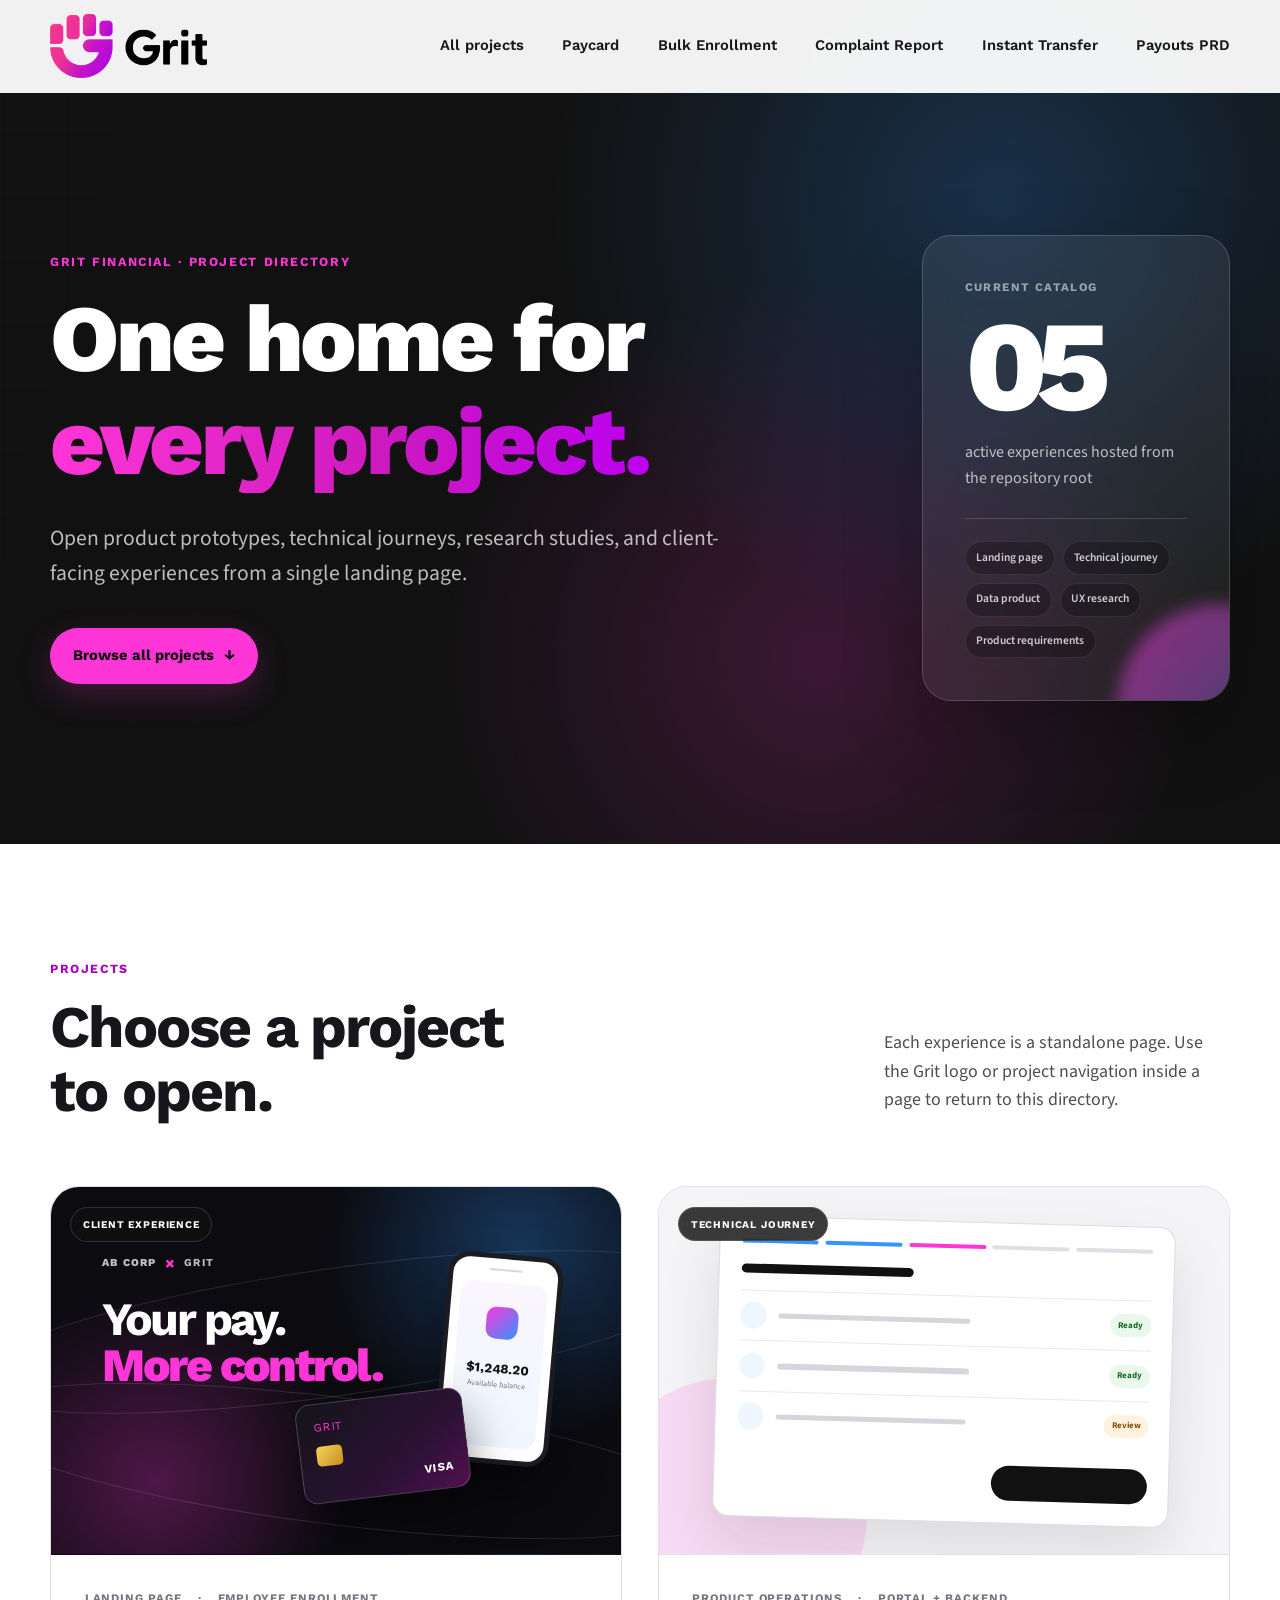
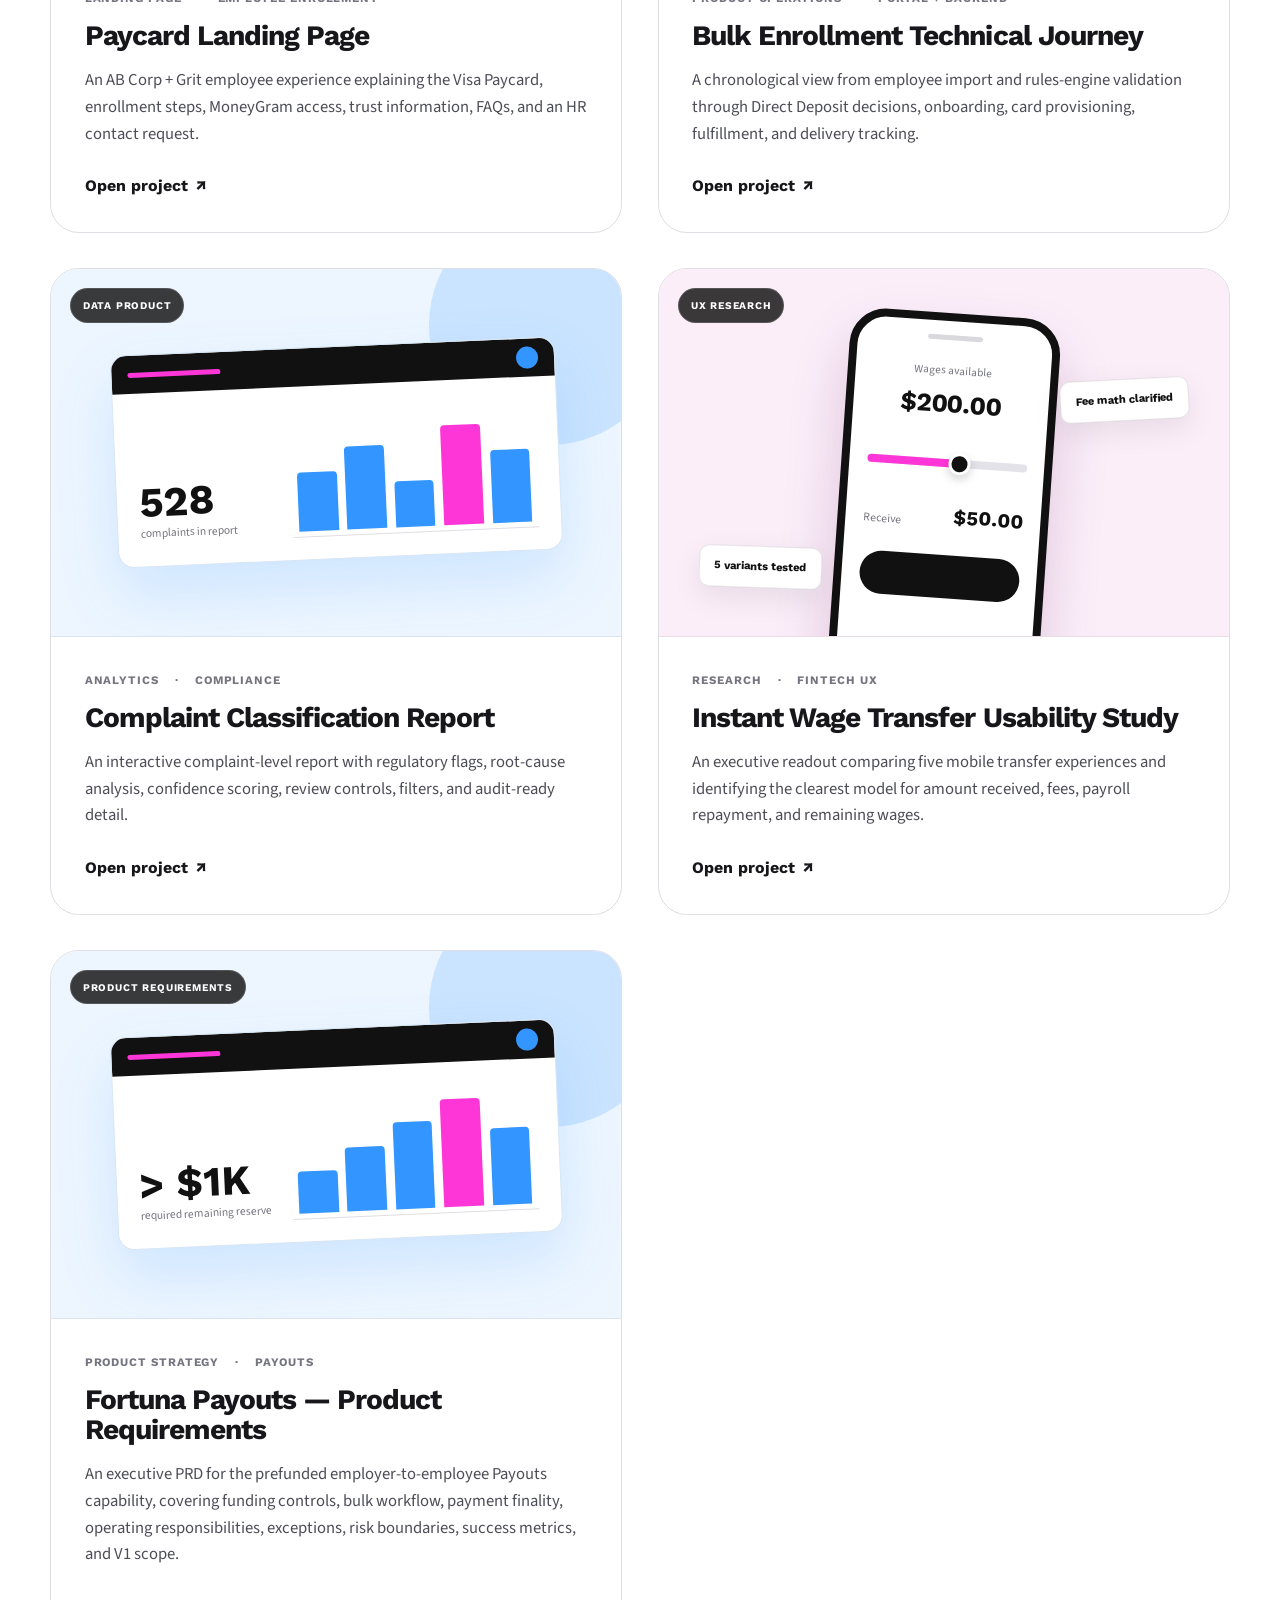
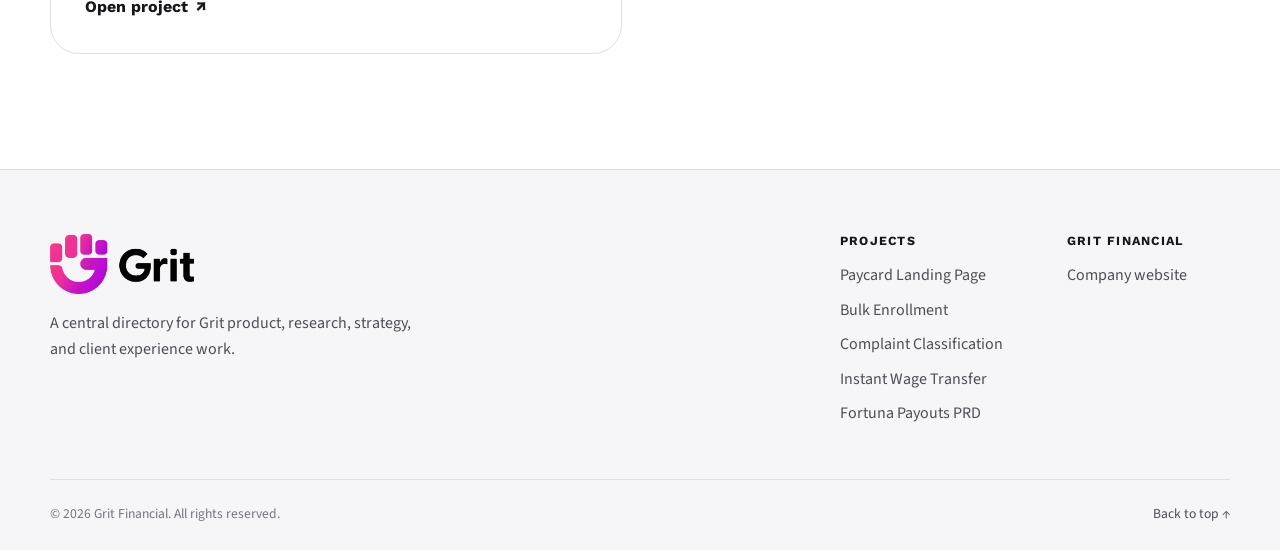
<file: index.html>
<!doctype html>
<html lang="en">
<head>
  <meta charset="utf-8">
  <meta name="viewport" content="width=device-width, initial-scale=1">
  <meta name="description" content="A directory of Grit Financial product prototypes, research studies, technical journeys, and client-facing experiences.">
  <meta name="theme-color" content="#111111">
  <title>Grit Financial | Project Directory</title>

  <link rel="icon" type="image/png" href="assets/Grit_FavIcon.png">
  <link rel="preconnect" href="https://fonts.googleapis.com">
  <link rel="preconnect" href="https://fonts.gstatic.com" crossorigin>
  <link href="https://fonts.googleapis.com/css2?family=Source+Sans+3:wght@400;500;600;700&family=Work+Sans:wght@500;600;700;800&display=swap" rel="stylesheet">
  <link rel="stylesheet" href="style.css">
</head>
<body>
  <a class="skip-link" href="#projects">Skip to projects</a>

  <header class="site-header" data-header>
    <div class="container header-inner">
      <a class="brand" href="#top" aria-label="Grit Financial project directory home">
        <img class="brand-logo" src="assets/Grit_Logo_RGB.png" width="174" height="72" alt="Grit Financial">
      </a>

      <button class="nav-toggle" type="button" aria-label="Open navigation" aria-controls="primary-navigation" aria-expanded="false" data-nav-toggle>
        <span aria-hidden="true"></span>
        <span aria-hidden="true"></span>
        <span aria-hidden="true"></span>
      </button>

      <nav class="primary-nav" id="primary-navigation" aria-label="Primary navigation" data-nav>
        <a href="#projects">All projects</a>
        <a href="paycard-landing-page.html">Paycard</a>
        <a href="bulk-enrollment.html">Bulk Enrollment</a>
        <a href="complaint-classification.html">Complaint Report</a>
        <a href="instant-wage-transfer.html">Instant Transfer</a>
        <a href="payouts-prd.html">Payouts PRD</a>
      </nav>
    </div>
  </header>

  <main id="main-content">
    <section class="directory-hero" id="top" aria-labelledby="directory-title">
      <div class="directory-grid-lines" aria-hidden="true"></div>
      <div class="container directory-hero__inner">
        <div class="directory-hero__copy">
          <p class="eyebrow eyebrow--light">Grit Financial · Project directory</p>
          <h1 id="directory-title">One home for<br><span class="gradient-text">every project.</span></h1>
          <p class="directory-hero__summary">Open product prototypes, technical journeys, research studies, and client-facing experiences from a single landing page.</p>
          <a class="button button--accent" href="#projects">Browse all projects <span aria-hidden="true">↓</span></a>
        </div>

        <aside class="directory-summary" aria-label="Directory summary">
          <span class="directory-summary__label">Current catalog</span>
          <strong>05</strong>
          <p>active experiences hosted from the repository root</p>
          <div class="directory-summary__types" aria-label="Project types">
            <span>Landing page</span>
            <span>Technical journey</span>
            <span>Data product</span>
            <span>UX research</span>
            <span>Product requirements</span>
          </div>
        </aside>
      </div>
    </section>

    <section class="section project-directory" id="projects" aria-labelledby="projects-title">
      <div class="container">
        <div class="section-heading directory-heading">
          <div>
            <p class="eyebrow">Projects</p>
            <h2 id="projects-title">Choose a project to open.</h2>
          </div>
          <p>Each experience is a standalone page. Use the Grit logo or project navigation inside a page to return to this directory.</p>
        </div>

        <div class="project-grid">
          <article class="project-card">
            <div class="project-card__media project-card__media--paycard" aria-hidden="true">
              <span class="media-label">Client experience</span>
              <div class="paycard-scene">
                <div class="paycard-co-brand"><span>AB CORP</span><i>×</i><b>GRIT</b></div>
                <div class="paycard-message">Your pay.<br><strong>More control.</strong></div>
                <div class="paycard-device">
                  <span></span>
                  <div class="paycard-device__screen"><i></i><b>$1,248.20</b><small>Available balance</small></div>
                </div>
                <div class="paycard-card"><span>GRIT</span><b>VISA</b><i></i></div>
              </div>
            </div>
            <div class="project-card__body">
              <div class="project-card__meta"><span>Landing page</span><span>Employee enrollment</span></div>
              <h3>Paycard Landing Page</h3>
              <p>An AB Corp + Grit employee experience explaining the Visa Paycard, enrollment steps, MoneyGram access, trust information, FAQs, and an HR contact request.</p>
              <a class="card-link" href="paycard-landing-page.html" aria-label="Open Paycard Landing Page">Open project <span aria-hidden="true">↗</span></a>
            </div>
          </article>

          <article class="project-card">
            <div class="project-card__media project-card__media--enrollment" aria-hidden="true">
              <span class="media-label">Technical journey</span>
              <div class="enrollment-panel">
                <div class="enrollment-progress">
                  <span class="is-complete"></span><span class="is-complete"></span><span class="is-current"></span><span></span><span></span>
                </div>
                <div class="enrollment-title"></div>
                <div class="employee-row"><i></i><span></span><b>Ready</b></div>
                <div class="employee-row"><i></i><span></span><b>Ready</b></div>
                <div class="employee-row"><i></i><span></span><b>Review</b></div>
                <div class="enrollment-action"></div>
              </div>
            </div>
            <div class="project-card__body">
              <div class="project-card__meta"><span>Product operations</span><span>Portal + backend</span></div>
              <h3>Bulk Enrollment Technical Journey</h3>
              <p>A chronological view from employee import and rules-engine validation through Direct Deposit decisions, onboarding, card provisioning, fulfillment, and delivery tracking.</p>
              <a class="card-link" href="bulk-enrollment.html" aria-label="Open Bulk Enrollment Technical Journey">Open project <span aria-hidden="true">↗</span></a>
            </div>
          </article>

          <article class="project-card">
            <div class="project-card__media project-card__media--classification" aria-hidden="true">
              <span class="media-label">Data product</span>
              <div class="report-window">
                <div class="report-window__top"><span></span><span></span></div>
                <div class="report-window__content">
                  <div class="report-stat"><strong>528</strong><span>complaints in report</span></div>
                  <div class="report-chart">
                    <i style="--column:48%"></i><i style="--column:68%"></i><i style="--column:38%"></i><i style="--column:82%"></i><i style="--column:60%"></i>
                  </div>
                </div>
              </div>
            </div>
            <div class="project-card__body">
              <div class="project-card__meta"><span>Analytics</span><span>Compliance</span></div>
              <h3>Complaint Classification Report</h3>
              <p>An interactive complaint-level report with regulatory flags, root-cause analysis, confidence scoring, review controls, filters, and audit-ready detail.</p>
              <a class="card-link" href="complaint-classification.html" aria-label="Open Complaint Classification Report">Open project <span aria-hidden="true">↗</span></a>
            </div>
          </article>

          <article class="project-card">
            <div class="project-card__media project-card__media--research" aria-hidden="true">
              <span class="media-label">UX research</span>
              <div class="phone-mockup">
                <div class="phone-speaker"></div>
                <div class="phone-balance"><span>Wages available</span><strong>$200.00</strong></div>
                <div class="phone-slider"><i></i></div>
                <div class="phone-value">Receive <strong>$50.00</strong></div>
                <div class="phone-button"></div>
              </div>
              <div class="research-note research-note--one">Fee math clarified</div>
              <div class="research-note research-note--two">5 variants tested</div>
            </div>
            <div class="project-card__body">
              <div class="project-card__meta"><span>Research</span><span>Fintech UX</span></div>
              <h3>Instant Wage Transfer Usability Study</h3>
              <p>An executive readout comparing five mobile transfer experiences and identifying the clearest model for amount received, fees, payroll repayment, and remaining wages.</p>
              <a class="card-link" href="instant-wage-transfer.html" aria-label="Open Instant Wage Transfer Usability Study">Open project <span aria-hidden="true">↗</span></a>
            </div>
          </article>

          <article class="project-card">
            <div class="project-card__media project-card__media--classification" aria-hidden="true">
              <span class="media-label">Product requirements</span>
              <div class="report-window">
                <div class="report-window__top"><span></span><span></span></div>
                <div class="report-window__content">
                  <div class="report-stat"><strong>&gt; $1K</strong><span>required remaining reserve</span></div>
                  <div class="report-chart">
                    <i style="--column:34%"></i><i style="--column:52%"></i><i style="--column:71%"></i><i style="--column:88%"></i><i style="--column:63%"></i>
                  </div>
                </div>
              </div>
            </div>
            <div class="project-card__body">
              <div class="project-card__meta"><span>Product strategy</span><span>Payouts</span></div>
              <h3>Fortuna Payouts — Product Requirements</h3>
              <p>An executive PRD for the prefunded employer-to-employee Payouts capability, covering funding controls, bulk workflow, payment finality, operating responsibilities, exceptions, risk boundaries, success metrics, and V1 scope.</p>
              <a class="card-link" href="payouts-prd.html" aria-label="Open Fortuna Payouts Product Requirements">Open project <span aria-hidden="true">↗</span></a>
            </div>
          </article>
        </div>
      </div>
    </section>
  </main>

  <footer class="site-footer">
    <div class="container footer-grid">
      <div class="footer-brand">
        <img src="assets/Grit_Logo_RGB.png" width="156" height="65" alt="Grit Financial">
        <p>A central directory for Grit product, research, strategy, and client experience work.</p>
      </div>
      <div class="footer-nav">
        <div>
          <h2>Projects</h2>
          <a href="paycard-landing-page.html">Paycard Landing Page</a>
          <a href="bulk-enrollment.html">Bulk Enrollment</a>
          <a href="complaint-classification.html">Complaint Classification</a>
          <a href="instant-wage-transfer.html">Instant Wage Transfer</a>
          <a href="payouts-prd.html">Fortuna Payouts PRD</a>
        </div>
        <div>
          <h2>Grit Financial</h2>
          <a href="https://gritfinancial.org" target="_blank" rel="noopener noreferrer">Company website</a>
        </div>
      </div>
    </div>
    <div class="container footer-bottom">
      <p>&copy; <span data-current-year>2026</span> Grit Financial. All rights reserved.</p>
      <a href="#top">Back to top <span aria-hidden="true">↑</span></a>
    </div>
  </footer>

  <script>
    (() => {
      const body = document.body;
      const toggle = document.querySelector('[data-nav-toggle]');
      const nav = document.querySelector('[data-nav]');
      const header = document.querySelector('[data-header]');
      const year = document.querySelector('[data-current-year]');

      const closeNav = () => {
        if (!toggle || !nav) return;
        toggle.setAttribute('aria-expanded', 'false');
        toggle.setAttribute('aria-label', 'Open navigation');
        nav.classList.remove('is-open');
        body.classList.remove('nav-is-open');
      };

      if (toggle && nav) {
        toggle.addEventListener('click', () => {
          const open = toggle.getAttribute('aria-expanded') !== 'true';
          toggle.setAttribute('aria-expanded', String(open));
          toggle.setAttribute('aria-label', open ? 'Close navigation' : 'Open navigation');
          nav.classList.toggle('is-open', open);
          body.classList.toggle('nav-is-open', open);
        });
        nav.querySelectorAll('a').forEach((link) => link.addEventListener('click', closeNav));
        document.addEventListener('keydown', (event) => { if (event.key === 'Escape') closeNav(); });
      }

      const updateHeader = () => header?.classList.toggle('is-scrolled', window.scrollY > 12);
      updateHeader();
      window.addEventListener('scroll', updateHeader, { passive: true });
      if (year) year.textContent = String(new Date().getFullYear());
    })();
  </script>
</body>
</html>
</file>
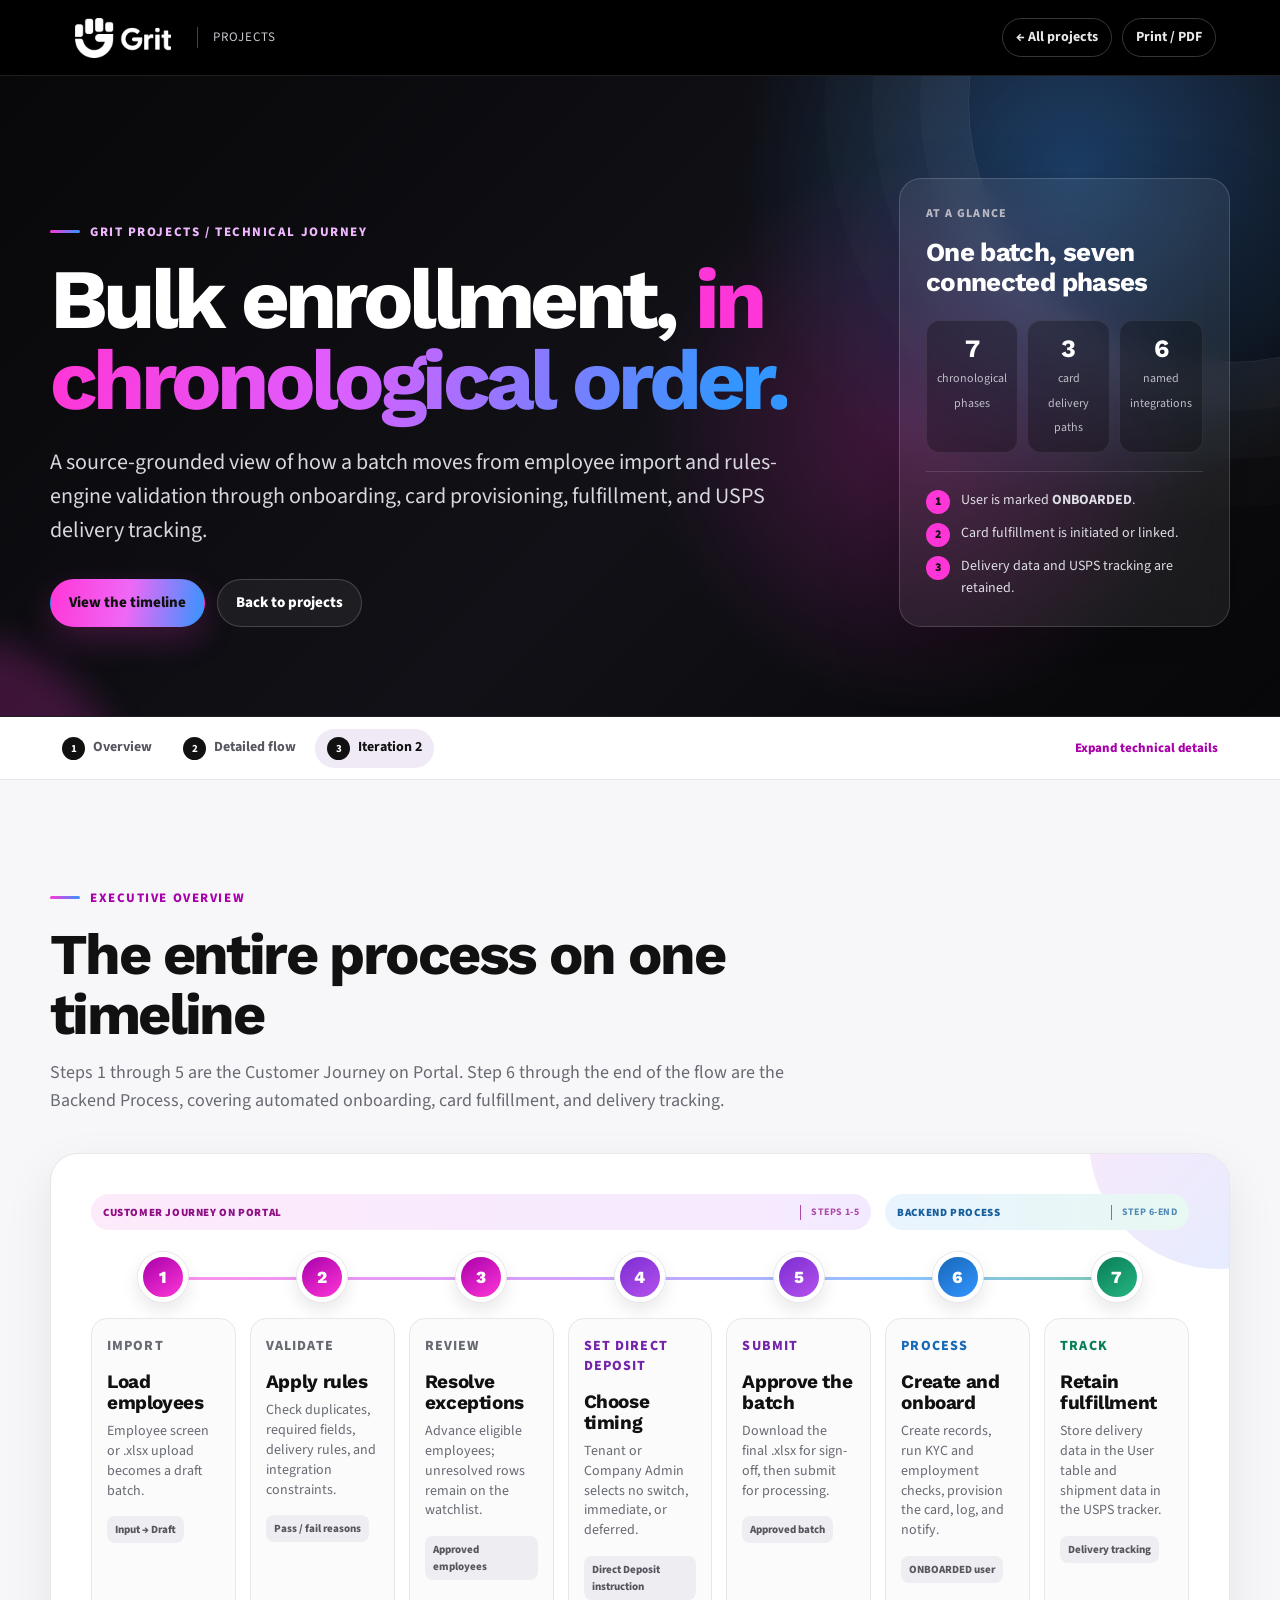
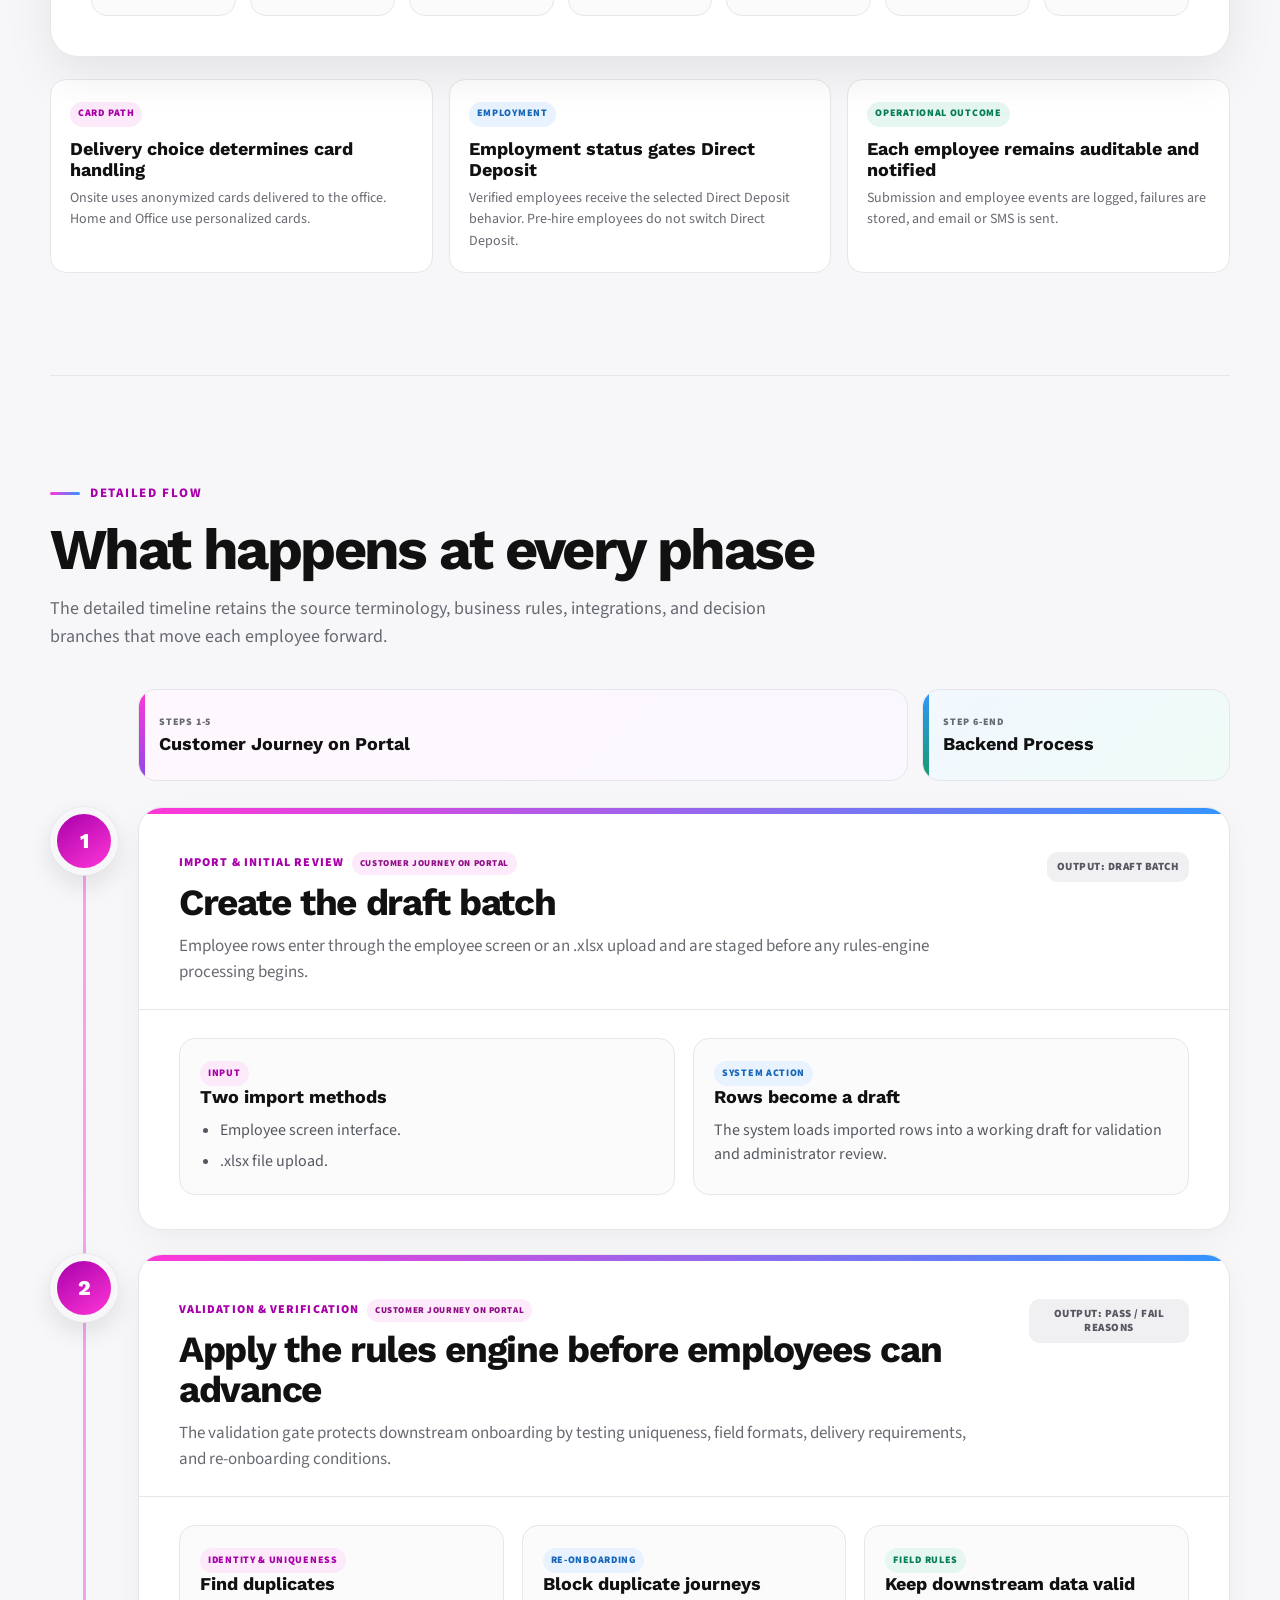
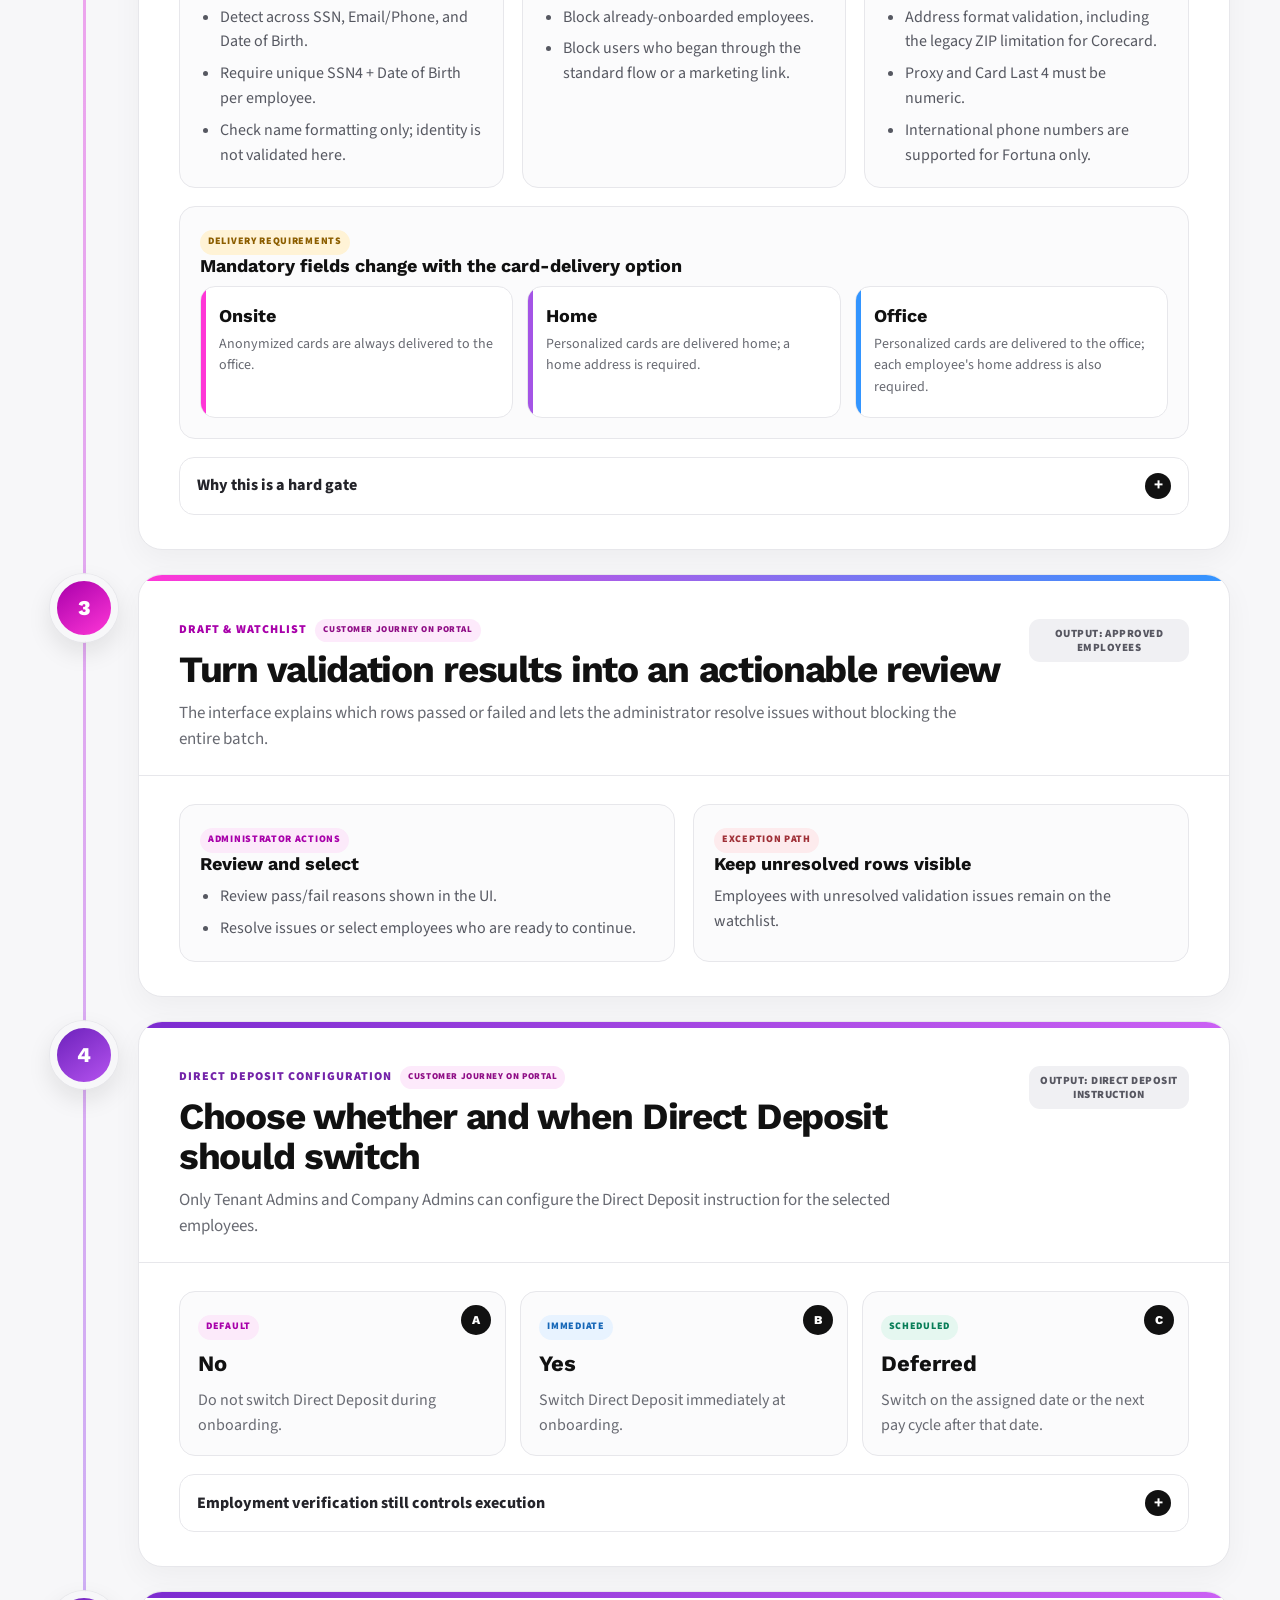
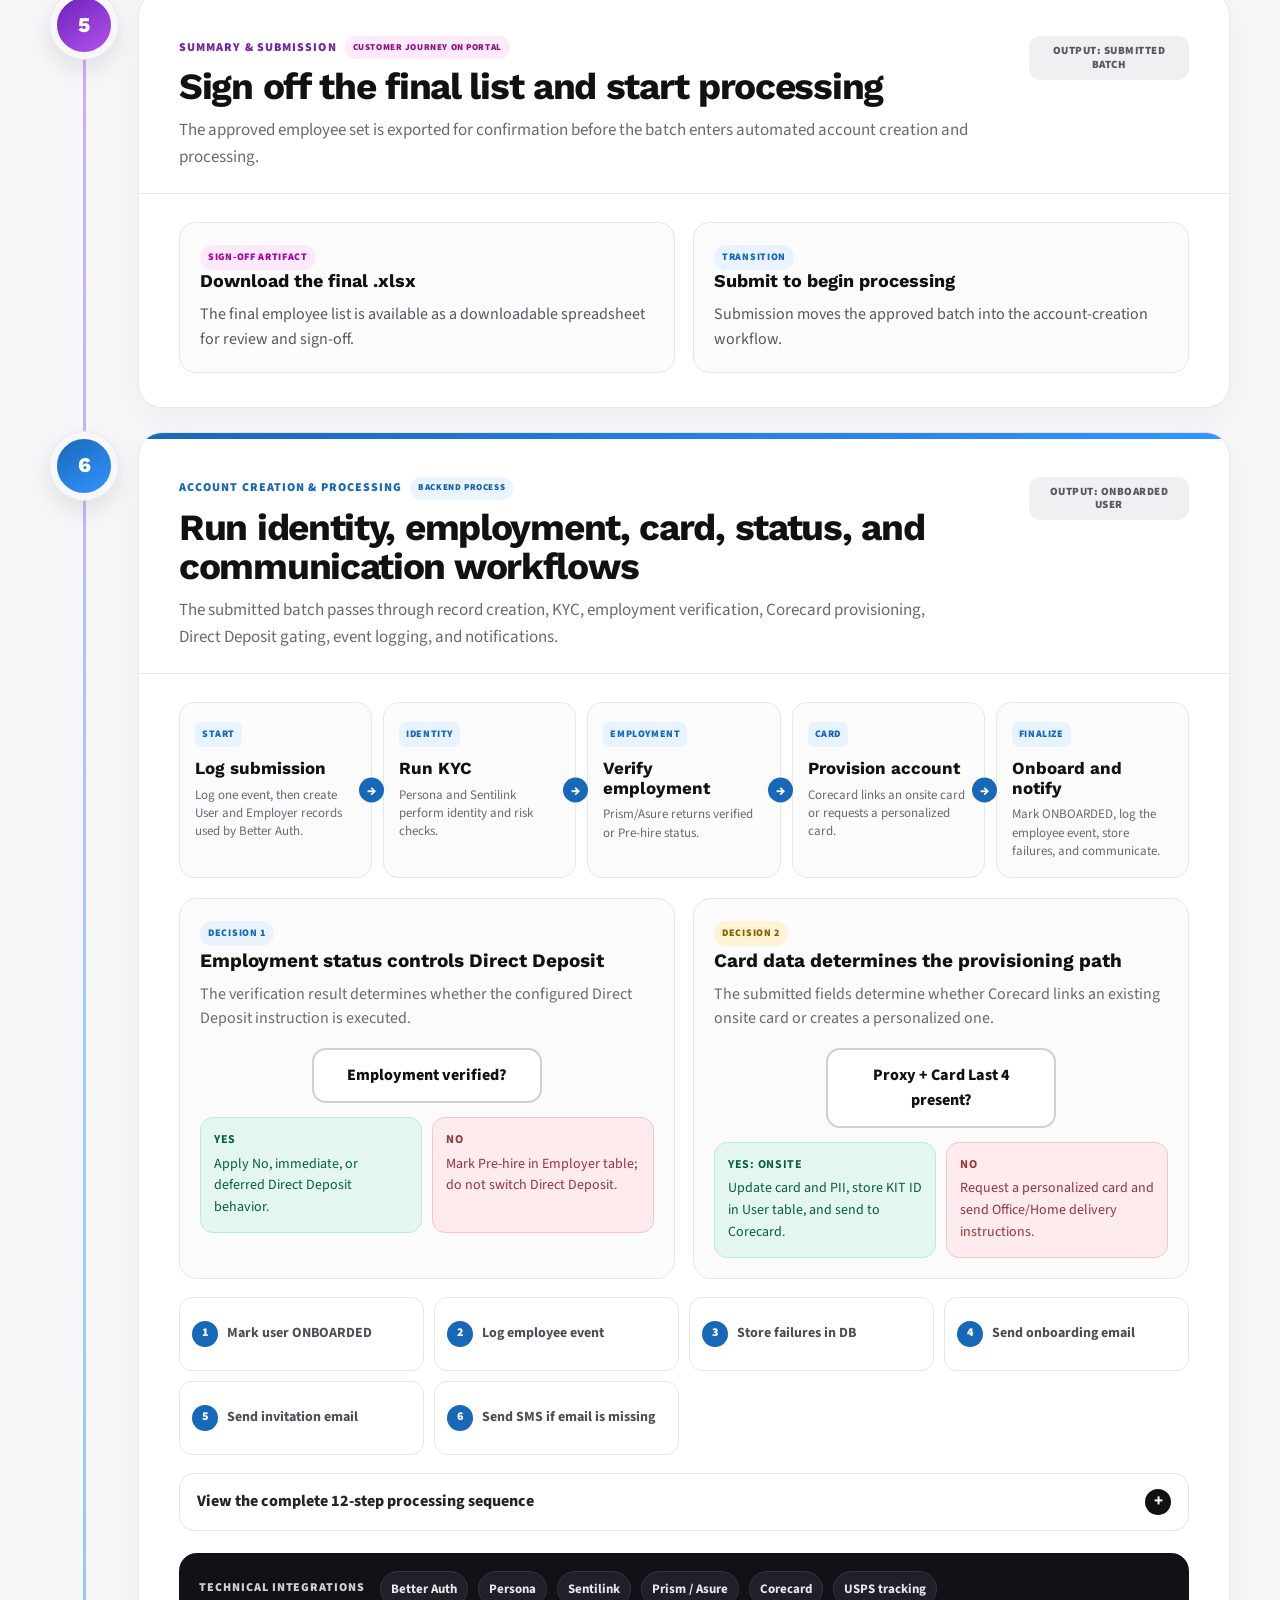
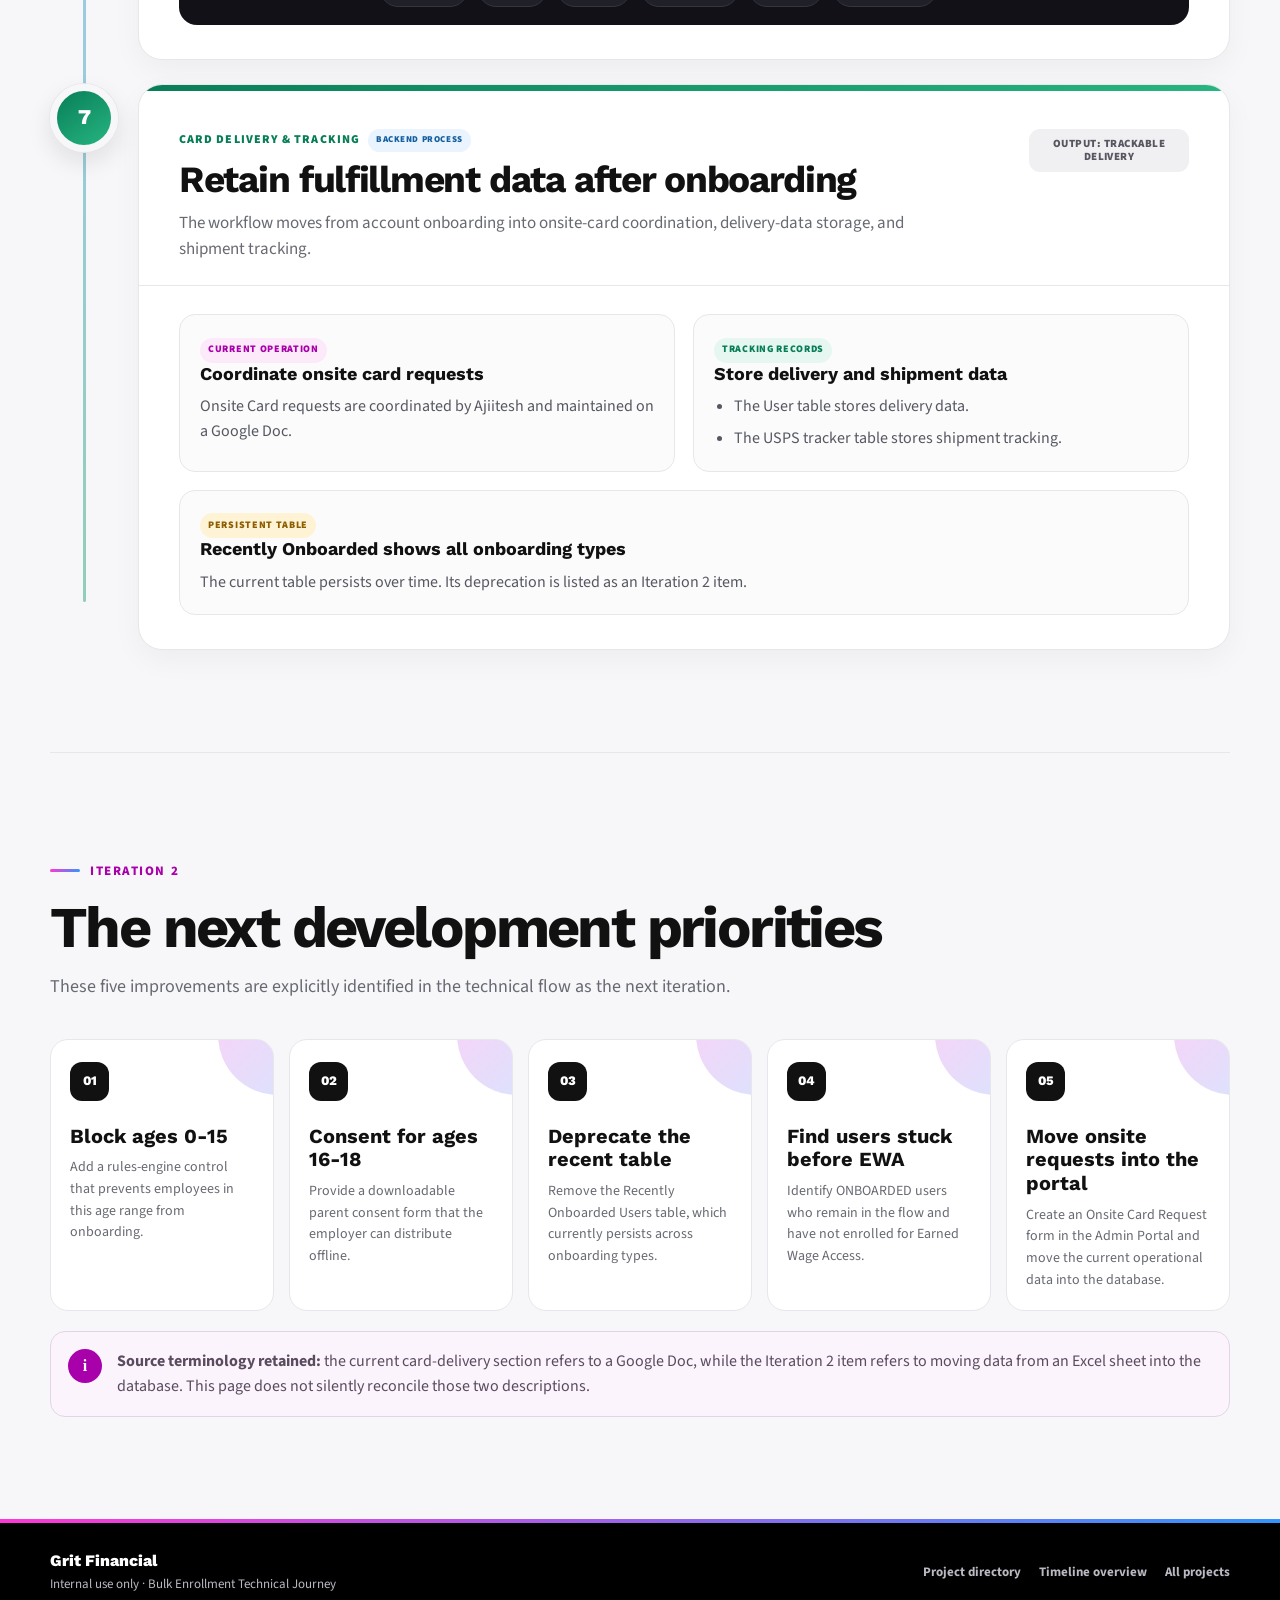
<file: bulk-enrollment.html>
<!doctype html>
<html lang="en">
<head>
  <meta charset="utf-8">
  <meta name="viewport" content="width=device-width, initial-scale=1">
  <meta name="description" content="Grit Labs technical journey for bulk employee enrollment, separating the Customer Journey on Portal (Steps 1-5) from the Backend Process (Step 6 through delivery tracking).">
  <meta name="theme-color" content="#000000">
  <title>Bulk Enrollment Technical Journey | Grit Financial</title>
  <link rel="icon" type="image/png" href="assets/Grit_FavIcon.png">
  <link rel="preconnect" href="https://fonts.googleapis.com">
  <link rel="preconnect" href="https://fonts.gstatic.com" crossorigin>
  <link href="https://fonts.googleapis.com/css2?family=Source+Sans+3:wght@400;500;600;700&family=Work+Sans:wght@600;700;800&display=swap" rel="stylesheet">
  <style>
    :root {
      --ink: #111111;
      --ink-2: #24242a;
      --magenta: #ff36d7;
      --magenta-deep: #a800aa;
      --blue: #3395ff;
      --blue-deep: #1768b8;
      --green: #159b69;
      --amber: #c98200;
      --red: #c7444b;
      --muted: #686a72;
      --line: #e7e7eb;
      --surface: #f7f7f9;
      --surface-2: #efeff3;
      --white: #ffffff;
      --radius: 22px;
      --radius-sm: 15px;
      --shadow: 0 18px 50px rgba(17, 17, 17, .08);
      --shadow-strong: 0 26px 80px rgba(17, 17, 17, .14);
      --max: 1180px;
    }

    * { box-sizing: border-box; }
    [hidden] { display: none !important; }
    html { scroll-behavior: smooth; scroll-padding-top: 154px; }
    body {
      margin: 0;
      color: var(--ink);
      background: var(--surface);
      font-family: "Source Sans 3", Arial, sans-serif;
      line-height: 1.55;
      -webkit-font-smoothing: antialiased;
      text-rendering: optimizeLegibility;
    }
    body::selection { background: rgba(255, 54, 215, .24); }
    a { color: inherit; text-decoration: none; }
    button { font: inherit; }
    img { max-width: 100%; }
    h1, h2, h3, h4, p { margin-top: 0; }
    h1, h2, h3, h4 { font-family: "Work Sans", Arial, sans-serif; }
    strong { font-weight: 700; }

    .skip-link {
      position: fixed;
      left: 18px;
      top: -60px;
      z-index: 100;
      padding: 10px 14px;
      border-radius: 10px;
      color: var(--ink);
      background: var(--magenta);
      font-weight: 800;
      transition: top .2s ease;
    }
    .skip-link:focus { top: 18px; }

    .topbar {
      min-height: 76px;
      position: sticky;
      top: 0;
      z-index: 50;
      display: flex;
      align-items: center;
      justify-content: space-between;
      gap: 24px;
      padding: 14px clamp(22px, 5vw, 72px);
      color: var(--white);
      background: #000;
      border-bottom: 1px solid rgba(255, 255, 255, .12);
    }
    .brand {
      display: inline-flex;
      align-items: center;
      gap: 15px;
      min-width: 0;
    }
    .brand img {
      display: block;
      width: 118px;
      max-height: 40px;
      object-fit: contain;
      filter: brightness(0) invert(1);
    }
    .brand-fallback {
      font-family: "Work Sans", Arial, sans-serif;
      font-size: 27px;
      font-weight: 800;
      letter-spacing: -.04em;
      line-height: 1;
    }
    .brand-label {
      color: #c7c7cc;
      border-left: 1px solid #444;
      padding-left: 15px;
      font-size: 13px;
      letter-spacing: .08em;
      text-transform: uppercase;
      white-space: nowrap;
    }
    .top-actions {
      display: flex;
      align-items: center;
      gap: 10px;
      flex-wrap: wrap;
      justify-content: flex-end;
    }
    .top-link,
    .top-button {
      display: inline-flex;
      align-items: center;
      justify-content: center;
      min-height: 38px;
      border: 1px solid #37373c;
      border-radius: 999px;
      padding: 8px 13px;
      color: #e8e8eb;
      background: transparent;
      font-size: 14px;
      font-weight: 700;
      cursor: pointer;
      transition: color .18s ease, border-color .18s ease, background .18s ease;
    }
    .top-link:hover,
    .top-link:focus-visible,
    .top-button:hover,
    .top-button:focus-visible {
      color: var(--white);
      border-color: var(--magenta);
      background: rgba(255, 54, 215, .10);
      outline: none;
    }

    .hero {
      position: relative;
      overflow: hidden;
      color: var(--white);
      background:
        radial-gradient(circle at 84% 15%, rgba(51, 149, 255, .34), transparent 28%),
        radial-gradient(circle at 72% 56%, rgba(255, 54, 215, .23), transparent 28%),
        linear-gradient(135deg, #08080a 0%, #111117 55%, #08080a 100%);
      border-bottom: 1px solid #1e1e24;
    }
    .hero::before,
    .hero::after {
      content: "";
      position: absolute;
      border-radius: 50%;
      pointer-events: none;
    }
    .hero::before {
      width: 520px;
      height: 520px;
      right: -210px;
      top: -235px;
      border: 1px solid rgba(255, 255, 255, .10);
      box-shadow:
        0 0 0 48px rgba(255, 255, 255, .025),
        0 0 0 96px rgba(255, 255, 255, .018),
        0 0 0 144px rgba(255, 255, 255, .012);
    }
    .hero::after {
      width: 360px;
      height: 360px;
      left: -230px;
      bottom: -280px;
      background: rgba(255, 54, 215, .20);
      filter: blur(18px);
    }
    .hero-inner {
      position: relative;
      z-index: 1;
      width: min(var(--max), calc(100% - 56px));
      margin: 0 auto;
      padding: clamp(66px, 8vw, 108px) 0 clamp(58px, 7vw, 92px);
      display: grid;
      grid-template-columns: minmax(0, 1.4fr) minmax(300px, .6fr);
      gap: clamp(34px, 6vw, 78px);
      align-items: end;
    }
    .eyebrow {
      display: inline-flex;
      align-items: center;
      gap: 10px;
      margin: 0 0 17px;
      color: #f0b9ff;
      font-size: 13px;
      font-weight: 800;
      letter-spacing: .12em;
      text-transform: uppercase;
    }
    .eyebrow::before {
      content: "";
      width: 30px;
      height: 3px;
      border-radius: 999px;
      background: linear-gradient(90deg, var(--magenta), var(--blue));
    }
    .hero h1 {
      max-width: 850px;
      margin: 0 0 24px;
      font-size: clamp(45px, 6.6vw, 88px);
      line-height: .96;
      letter-spacing: -.055em;
    }
    .gradient-text {
      background: linear-gradient(105deg, var(--magenta) 10%, #df5eff 44%, var(--blue) 92%);
      -webkit-background-clip: text;
      background-clip: text;
      color: transparent;
    }
    .hero-copy {
      max-width: 770px;
      margin: 0;
      color: #d7d7dd;
      font-size: clamp(18px, 2vw, 22px);
      line-height: 1.55;
    }
    .hero-actions {
      display: flex;
      gap: 12px;
      flex-wrap: wrap;
      margin-top: 32px;
    }
    .button {
      display: inline-flex;
      align-items: center;
      justify-content: center;
      min-height: 46px;
      border-radius: 999px;
      padding: 11px 18px;
      border: 1px solid transparent;
      font-size: 15px;
      font-weight: 800;
      cursor: pointer;
      transition: transform .18s ease, box-shadow .18s ease, background .18s ease;
    }
    .button:hover,
    .button:focus-visible { transform: translateY(-2px); outline: none; }
    .button-primary {
      color: var(--ink);
      background: linear-gradient(100deg, var(--magenta), #ef68f6 50%, var(--blue));
      box-shadow: 0 13px 34px rgba(255, 54, 215, .20);
    }
    .button-secondary {
      color: var(--white);
      background: rgba(255, 255, 255, .06);
      border-color: rgba(255, 255, 255, .18);
    }
    .button-secondary:hover,
    .button-secondary:focus-visible { background: rgba(255, 255, 255, .11); }

    .hero-panel {
      position: relative;
      padding: 26px;
      border: 1px solid rgba(255, 255, 255, .16);
      border-radius: var(--radius);
      background: rgba(255, 255, 255, .065);
      box-shadow: 0 30px 70px rgba(0, 0, 0, .24);
      backdrop-filter: blur(12px);
    }
    .hero-panel-kicker {
      margin: 0 0 14px;
      color: #b8b8c2;
      font-size: 12px;
      font-weight: 800;
      letter-spacing: .11em;
      text-transform: uppercase;
    }
    .hero-panel h2 {
      margin: 0 0 22px;
      font-size: 26px;
      line-height: 1.15;
      letter-spacing: -.025em;
    }
    .hero-stats {
      display: grid;
      grid-template-columns: repeat(3, 1fr);
      gap: 9px;
    }
    .hero-stat {
      padding: 15px 10px 13px;
      border-radius: 14px;
      background: rgba(0, 0, 0, .28);
      border: 1px solid rgba(255, 255, 255, .08);
      text-align: center;
    }
    .hero-stat strong {
      display: block;
      margin-bottom: 4px;
      font-family: "Work Sans", Arial, sans-serif;
      font-size: 25px;
      line-height: 1;
    }
    .hero-stat span { color: #bebec8; font-size: 12px; line-height: 1.2; }
    .end-state {
      margin-top: 18px;
      padding-top: 18px;
      border-top: 1px solid rgba(255, 255, 255, .12);
      display: grid;
      gap: 9px;
    }
    .end-state-row {
      display: grid;
      grid-template-columns: 25px 1fr;
      gap: 10px;
      align-items: start;
      color: #dedee5;
      font-size: 14px;
    }
    .end-state-row span:first-child {
      width: 24px;
      height: 24px;
      display: grid;
      place-items: center;
      border-radius: 50%;
      color: var(--ink);
      background: var(--magenta);
      font-size: 12px;
      font-weight: 900;
    }

    .anchor-nav {
      position: sticky;
      top: 76px;
      z-index: 40;
      color: var(--ink);
      background: rgba(255, 255, 255, .95);
      border-bottom: 1px solid var(--line);
      backdrop-filter: blur(16px);
    }
    .anchor-nav-inner {
      width: min(var(--max), calc(100% - 56px));
      min-height: 62px;
      margin: 0 auto;
      display: flex;
      align-items: center;
      justify-content: space-between;
      gap: 20px;
      overflow-x: auto;
      scrollbar-width: none;
    }
    .anchor-nav-inner::-webkit-scrollbar { display: none; }
    .anchor-links { display: flex; align-items: center; gap: 7px; white-space: nowrap; }
    .anchor-link {
      display: inline-flex;
      align-items: center;
      gap: 8px;
      min-height: 38px;
      padding: 8px 12px;
      border-radius: 999px;
      color: #55565f;
      font-size: 14px;
      font-weight: 700;
      transition: color .18s ease, background .18s ease;
    }
    .anchor-link:hover,
    .anchor-link:focus-visible,
    .anchor-link.active {
      color: var(--ink);
      background: #f0e9f6;
      outline: none;
    }
    .anchor-link span {
      width: 23px;
      height: 23px;
      display: grid;
      place-items: center;
      border-radius: 50%;
      color: var(--white);
      background: var(--ink);
      font-size: 11px;
    }
    .anchor-utility {
      flex: 0 0 auto;
      border: 0;
      border-radius: 999px;
      padding: 8px 12px;
      color: var(--magenta-deep);
      background: transparent;
      font-size: 13px;
      font-weight: 800;
      cursor: pointer;
    }
    .anchor-utility:hover,
    .anchor-utility:focus-visible { background: #f7edf8; outline: none; }

    main { display: block; }
    .section {
      width: min(var(--max), calc(100% - 56px));
      margin: 0 auto;
      padding: clamp(64px, 8vw, 102px) 0;
    }
    .section + .section { border-top: 1px solid var(--line); }
    .section-head {
      max-width: 850px;
      margin-bottom: 38px;
    }
    .section-head .eyebrow { color: var(--magenta-deep); }
    .section-head h2 {
      margin: 0 0 15px;
      font-size: clamp(34px, 4.5vw, 58px);
      line-height: 1.04;
      letter-spacing: -.045em;
    }
    .section-head > p:last-child {
      max-width: 780px;
      margin: 0;
      color: var(--muted);
      font-size: 18px;
    }

    .overview-shell {
      position: relative;
      border: 1px solid var(--line);
      border-radius: 28px;
      background: var(--white);
      box-shadow: var(--shadow);
      padding: clamp(24px, 4vw, 40px);
      overflow: hidden;
    }
    .overview-shell::after {
      content: "";
      position: absolute;
      width: 260px;
      height: 260px;
      right: -120px;
      top: -145px;
      border-radius: 50%;
      background: linear-gradient(135deg, rgba(255, 54, 215, .12), rgba(51, 149, 255, .16));
    }
    .overview-labels {
      position: relative;
      z-index: 2;
      display: grid;
      grid-template-columns: repeat(7, minmax(0, 1fr));
      gap: 14px;
      margin-bottom: 22px;
    }
    .overview-label {
      display: flex;
      align-items: center;
      justify-content: space-between;
      gap: 12px;
      min-height: 36px;
      padding: 8px 12px;
      border-radius: 999px;
      font-size: 11px;
      font-weight: 900;
      letter-spacing: .055em;
      text-transform: uppercase;
    }
    .overview-label strong {
      flex: 0 0 auto;
      padding-left: 10px;
      border-left: 1px solid currentColor;
      font-size: 10px;
      letter-spacing: .045em;
      opacity: .72;
    }
    .label-portal {
      grid-column: 1 / span 5;
      color: #8f0e86;
      background: linear-gradient(90deg, #fdeafb, #f4eaff);
    }
    .label-backend {
      grid-column: 6 / span 2;
      color: #155f9f;
      background: linear-gradient(90deg, #e9f4ff, #e8f8f2);
    }
    .overview-track {
      position: relative;
      z-index: 2;
      display: grid;
      grid-template-columns: repeat(7, minmax(0, 1fr));
      gap: 14px;
      align-items: stretch;
    }
    .overview-track::before {
      content: "";
      position: absolute;
      left: 4.5%;
      right: 4.5%;
      top: 25px;
      height: 3px;
      background: linear-gradient(90deg, var(--magenta), #a85aff 46%, var(--blue) 76%, var(--green));
      border-radius: 99px;
      opacity: .55;
    }
    .overview-step {
      position: relative;
      z-index: 1;
      display: flex;
      flex-direction: column;
      min-width: 0;
    }
    .overview-node {
      width: 50px;
      height: 50px;
      display: grid;
      place-items: center;
      margin: 0 auto 16px;
      border: 5px solid var(--white);
      border-radius: 50%;
      color: var(--white);
      background: var(--ink);
      box-shadow: 0 0 0 1px var(--line), 0 8px 18px rgba(17, 17, 17, .10);
      font-family: "Work Sans", Arial, sans-serif;
      font-size: 17px;
      font-weight: 800;
    }
    .overview-step:nth-child(1) .overview-node,
    .overview-step:nth-child(2) .overview-node,
    .overview-step:nth-child(3) .overview-node { background: linear-gradient(145deg, var(--magenta-deep), var(--magenta)); }
    .overview-step:nth-child(4) .overview-node,
    .overview-step:nth-child(5) .overview-node { background: linear-gradient(145deg, #7c2cd0, #b553ef); }
    .overview-step:nth-child(6) .overview-node { background: linear-gradient(145deg, var(--blue-deep), var(--blue)); }
    .overview-step:nth-child(7) .overview-node { background: linear-gradient(145deg, #087e58, #27b581); }
    .overview-card {
      flex: 1;
      min-height: 205px;
      border: 1px solid var(--line);
      border-radius: 16px;
      padding: 18px 15px 15px;
      background: #fbfbfc;
      transition: transform .18s ease, box-shadow .18s ease, border-color .18s ease;
    }
    .overview-card:hover { transform: translateY(-4px); border-color: #d6d6dd; box-shadow: 0 12px 30px rgba(17, 17, 17, .08); }
    .overview-kicker {
      margin: 0 0 8px;
      color: var(--magenta-deep);
      font-size: 11px;
      font-weight: 800;
      letter-spacing: .08em;
      text-transform: uppercase;
    }
    .overview-step:nth-child(4) .overview-kicker,
    .overview-step:nth-child(5) .overview-kicker { color: #7424a9; }
    .overview-step:nth-child(6) .overview-kicker { color: var(--blue-deep); }
    .overview-step:nth-child(7) .overview-kicker { color: #087e58; }
    .overview-card h3 {
      margin: 0 0 8px;
      font-size: 19px;
      line-height: 1.1;
      letter-spacing: -.02em;
    }
    .overview-card p {
      margin: 0 0 15px;
      color: var(--muted);
      font-size: 14px;
      line-height: 1.42;
    }
    .overview-output {
      display: inline-flex;
      margin-top: auto;
      padding: 5px 8px;
      border-radius: 8px;
      color: #56565f;
      background: #eeeef2;
      font-size: 11px;
      font-weight: 800;
    }

    .decision-strip {
      display: grid;
      grid-template-columns: repeat(3, 1fr);
      gap: 16px;
      margin-top: 22px;
    }
    .decision-summary {
      min-height: 138px;
      border: 1px solid var(--line);
      border-radius: 16px;
      padding: 19px;
      background: var(--white);
    }
    .decision-summary .mini-tag { margin-bottom: 11px; }
    .decision-summary h3 { margin: 0 0 7px; font-size: 18px; line-height: 1.2; }
    .decision-summary p { margin: 0; color: var(--muted); font-size: 14px; }
    .mini-tag {
      display: inline-flex;
      align-items: center;
      min-height: 25px;
      padding: 4px 8px;
      border-radius: 999px;
      color: var(--magenta-deep);
      background: #fceafa;
      font-size: 10px;
      font-weight: 900;
      letter-spacing: .07em;
      text-transform: uppercase;
    }
    .mini-tag.blue { color: var(--blue-deep); background: #e8f3ff; }
    .mini-tag.green { color: #087e58; background: #e5f7f0; }
    .mini-tag.amber { color: #8c5e00; background: #fff3d6; }
    .mini-tag.red { color: #9f3037; background: #fdebed; }

    .flow-classification {
      display: grid;
      grid-template-columns: 5fr 2fr;
      gap: 14px;
      margin: 0 0 26px 88px;
    }
    .flow-classification-card {
      position: relative;
      min-height: 92px;
      display: flex;
      flex-direction: column;
      justify-content: center;
      border: 1px solid var(--line);
      border-radius: 18px;
      padding: 17px 20px;
      overflow: hidden;
    }
    .flow-classification-card::before {
      content: "";
      position: absolute;
      inset: 0 auto 0 0;
      width: 6px;
    }
    .flow-classification-card.portal { background: linear-gradient(135deg, #fff7fe, #faf7ff); }
    .flow-classification-card.portal::before { background: linear-gradient(180deg, var(--magenta), #8f49e5); }
    .flow-classification-card.backend { background: linear-gradient(135deg, #f2f8ff, #f0fbf7); }
    .flow-classification-card.backend::before { background: linear-gradient(180deg, var(--blue), var(--green)); }
    .flow-classification-card span {
      margin-bottom: 3px;
      color: var(--muted);
      font-size: 10px;
      font-weight: 900;
      letter-spacing: .08em;
      text-transform: uppercase;
    }
    .flow-classification-card strong {
      font-family: "Work Sans", Arial, sans-serif;
      font-size: 18px;
      line-height: 1.2;
    }
    .journey {
      position: relative;
      display: grid;
      gap: 24px;
    }
    .journey::before {
      content: "";
      position: absolute;
      left: 33px;
      top: 44px;
      bottom: 48px;
      width: 3px;
      border-radius: 99px;
      background: linear-gradient(180deg, var(--magenta), #9b55ee 52%, var(--blue) 78%, var(--green));
      opacity: .45;
    }
    .journey-item {
      position: relative;
      display: grid;
      grid-template-columns: 68px minmax(0, 1fr);
      gap: 20px;
      align-items: start;
      scroll-margin-top: 164px;
    }
    .journey-marker {
      position: sticky;
      top: 157px;
      z-index: 2;
      width: 68px;
      height: 68px;
      display: grid;
      place-items: center;
      border: 7px solid var(--surface);
      border-radius: 50%;
      color: var(--white);
      background: linear-gradient(145deg, var(--magenta-deep), var(--magenta));
      box-shadow: 0 0 0 1px var(--line), 0 10px 24px rgba(17, 17, 17, .10);
      font-family: "Work Sans", Arial, sans-serif;
      font-size: 21px;
      font-weight: 800;
    }
    .journey-item:nth-child(4) .journey-marker,
    .journey-item:nth-child(5) .journey-marker { background: linear-gradient(145deg, #6c21bb, #b553ef); }
    .journey-item:nth-child(6) .journey-marker { background: linear-gradient(145deg, var(--blue-deep), var(--blue)); }
    .journey-item:nth-child(7) .journey-marker { background: linear-gradient(145deg, #087e58, #27b581); }
    .journey-card {
      border: 1px solid var(--line);
      border-radius: 24px;
      background: var(--white);
      box-shadow: 0 10px 30px rgba(17, 17, 17, .045);
      overflow: hidden;
    }
    .journey-card::before {
      content: "";
      display: block;
      height: 6px;
      background: linear-gradient(90deg, var(--magenta), var(--blue));
    }
    .journey-item:nth-child(4) .journey-card::before,
    .journey-item:nth-child(5) .journey-card::before { background: linear-gradient(90deg, #7c2cd0, #cb61f4); }
    .journey-item:nth-child(6) .journey-card::before { background: linear-gradient(90deg, var(--blue-deep), var(--blue)); }
    .journey-item:nth-child(7) .journey-card::before { background: linear-gradient(90deg, #087e58, #27b581); }
    .journey-header {
      display: grid;
      grid-template-columns: minmax(0, 1fr) auto;
      gap: 20px;
      align-items: start;
      padding: clamp(24px, 4vw, 38px) clamp(24px, 4vw, 40px) 23px;
      border-bottom: 1px solid var(--line);
    }
    .journey-label-row {
      display: flex;
      align-items: center;
      gap: 8px;
      flex-wrap: wrap;
      margin-bottom: 8px;
    }
    .journey-kicker {
      margin: 0;
      color: var(--magenta-deep);
      font-size: 12px;
      font-weight: 900;
      letter-spacing: .09em;
      text-transform: uppercase;
    }
    .phase-chip {
      display: inline-flex;
      align-items: center;
      min-height: 23px;
      padding: 4px 8px;
      border-radius: 999px;
      font-size: 9px;
      font-weight: 900;
      letter-spacing: .065em;
      line-height: 1.1;
      text-transform: uppercase;
    }
    .phase-chip.portal { color: #8f0e86; background: #fdeafb; }
    .phase-chip.backend { color: #155f9f; background: #e9f4ff; }
    .journey-item:nth-child(4) .journey-kicker,
    .journey-item:nth-child(5) .journey-kicker { color: #7424a9; }
    .journey-item:nth-child(6) .journey-kicker { color: var(--blue-deep); }
    .journey-item:nth-child(7) .journey-kicker { color: #087e58; }
    .journey-header h3 {
      margin: 0 0 10px;
      font-size: clamp(25px, 3vw, 37px);
      line-height: 1.08;
      letter-spacing: -.035em;
    }
    .journey-summary {
      max-width: 790px;
      margin: 0;
      color: var(--muted);
      font-size: 17px;
    }
    .outcome-badge {
      max-width: 160px;
      padding: 8px 10px;
      border-radius: 11px;
      color: #575761;
      background: #f0f0f3;
      font-size: 11px;
      font-weight: 900;
      letter-spacing: .045em;
      line-height: 1.25;
      text-align: center;
      text-transform: uppercase;
    }
    .journey-body { padding: 28px clamp(24px, 4vw, 40px) 34px; }
    .content-grid {
      display: grid;
      grid-template-columns: repeat(2, minmax(0, 1fr));
      gap: 18px;
    }
    .content-grid.three { grid-template-columns: repeat(3, minmax(0, 1fr)); }
    .content-block {
      min-width: 0;
      border: 1px solid var(--line);
      border-radius: 16px;
      padding: 20px;
      background: #fbfbfc;
    }
    .content-block h4 { margin: 0 0 10px; font-size: 18px; line-height: 1.2; }
    .content-block p:last-child { margin-bottom: 0; }
    .content-block p,
    .content-block li { color: #565861; }
    .content-block ul,
    .content-block ol { margin: 0; padding-left: 20px; }
    .content-block li + li { margin-top: 7px; }
    .content-block.full { grid-column: 1 / -1; }

    .route-grid {
      display: grid;
      grid-template-columns: repeat(3, minmax(0, 1fr));
      gap: 14px;
    }
    .route-card {
      position: relative;
      border: 1px solid var(--line);
      border-radius: 15px;
      padding: 18px;
      background: var(--white);
      overflow: hidden;
    }
    .route-card::before {
      content: "";
      position: absolute;
      inset: 0 auto 0 0;
      width: 5px;
      background: var(--magenta);
    }
    .route-card:nth-child(2)::before { background: #a454e6; }
    .route-card:nth-child(3)::before { background: var(--blue); }
    .route-card h4 { margin: 0 0 7px; font-size: 18px; }
    .route-card p { margin: 0; color: var(--muted); font-size: 14px; }

    .choice-grid {
      display: grid;
      grid-template-columns: repeat(3, minmax(0, 1fr));
      gap: 14px;
    }
    .choice-card {
      min-height: 145px;
      position: relative;
      border: 1px solid var(--line);
      border-radius: 16px;
      padding: 20px 18px 18px;
      background: #fbfbfc;
    }
    .choice-letter {
      position: absolute;
      right: 14px;
      top: 13px;
      width: 30px;
      height: 30px;
      display: grid;
      place-items: center;
      border-radius: 50%;
      color: var(--white);
      background: var(--ink);
      font-family: "Work Sans", Arial, sans-serif;
      font-size: 12px;
      font-weight: 800;
    }
    .choice-card h4 { margin: 7px 0 7px; font-size: 22px; }
    .choice-card p { margin: 0; color: var(--muted); }

    .process-flow {
      display: grid;
      grid-template-columns: repeat(5, minmax(0, 1fr));
      gap: 11px;
      align-items: stretch;
      margin-bottom: 20px;
    }
    .process-node {
      position: relative;
      min-height: 165px;
      border: 1px solid var(--line);
      border-radius: 15px;
      padding: 17px 15px;
      background: #fbfbfc;
    }
    .process-node:not(:last-child)::after {
      content: "\2192";
      position: absolute;
      right: -13px;
      top: 50%;
      z-index: 2;
      width: 25px;
      height: 25px;
      display: grid;
      place-items: center;
      transform: translateY(-50%);
      border-radius: 50%;
      color: var(--white);
      background: var(--blue-deep);
      font-size: 15px;
      font-weight: 800;
    }
    .process-index {
      display: inline-grid;
      place-items: center;
      min-width: 30px;
      height: 25px;
      margin-bottom: 12px;
      padding: 0 7px;
      border-radius: 7px;
      color: var(--blue-deep);
      background: #e7f3ff;
      font-size: 10px;
      font-weight: 900;
      letter-spacing: .06em;
      text-transform: uppercase;
    }
    .process-node h4 { margin: 0 0 7px; font-size: 17px; line-height: 1.15; }
    .process-node p { margin: 0; color: var(--muted); font-size: 13px; line-height: 1.4; }

    .decision-lanes {
      display: grid;
      grid-template-columns: repeat(2, minmax(0, 1fr));
      gap: 18px;
    }
    .decision-lane {
      border: 1px solid var(--line);
      border-radius: 18px;
      padding: 20px;
      background: #fbfbfc;
    }
    .decision-lane h4 { margin: 0 0 6px; font-size: 19px; }
    .decision-lane > p { margin: 0 0 17px; color: var(--muted); }
    .decision-question {
      width: min(230px, 100%);
      margin: 0 auto 14px;
      padding: 13px 15px;
      border: 2px solid #cfcfd6;
      border-radius: 14px;
      background: var(--white);
      text-align: center;
      font-weight: 800;
    }
    .branch-grid { display: grid; grid-template-columns: 1fr 1fr; gap: 10px; }
    .branch {
      min-height: 98px;
      border-radius: 13px;
      padding: 13px;
      font-size: 14px;
    }
    .branch strong { display: block; margin-bottom: 4px; font-size: 12px; text-transform: uppercase; letter-spacing: .06em; }
    .branch.yes { color: #075d43; background: #e3f7ef; border: 1px solid #b9ead8; }
    .branch.no { color: #96343a; background: #fdebed; border: 1px solid #f3c7ca; }

    details.technical {
      margin-top: 18px;
      border: 1px solid var(--line);
      border-radius: 15px;
      background: var(--white);
      overflow: hidden;
    }
    details.technical summary {
      display: flex;
      align-items: center;
      justify-content: space-between;
      gap: 15px;
      padding: 15px 17px;
      color: var(--ink-2);
      font-weight: 800;
      cursor: pointer;
      list-style: none;
    }
    details.technical summary::-webkit-details-marker { display: none; }
    details.technical summary::after {
      content: "+";
      width: 26px;
      height: 26px;
      display: grid;
      place-items: center;
      flex: 0 0 auto;
      border-radius: 50%;
      color: var(--white);
      background: var(--ink);
      font-size: 17px;
      line-height: 1;
    }
    details.technical[open] summary::after { content: "\2212"; }
    details.technical[open] summary { border-bottom: 1px solid var(--line); }
    .technical-content { padding: 17px; }
    .technical-content p:last-child,
    .technical-content ul:last-child { margin-bottom: 0; }
    .technical-content li + li { margin-top: 6px; }

    .integration-band {
      margin-top: 22px;
      border-radius: 18px;
      padding: 18px 20px;
      color: var(--white);
      background: #111117;
      display: flex;
      align-items: center;
      gap: 10px;
      flex-wrap: wrap;
    }
    .integration-title {
      margin-right: 5px;
      color: #cfcfd7;
      font-size: 12px;
      font-weight: 900;
      letter-spacing: .08em;
      text-transform: uppercase;
    }
    .integration-pill {
      padding: 7px 10px;
      border: 1px solid #35353d;
      border-radius: 999px;
      color: #e8e8ed;
      background: #202028;
      font-size: 13px;
      font-weight: 700;
    }

    .finalization-grid {
      display: grid;
      grid-template-columns: repeat(4, minmax(0, 1fr));
      gap: 10px;
      margin-top: 18px;
    }
    .final-chip {
      min-height: 74px;
      display: flex;
      align-items: center;
      gap: 9px;
      border: 1px solid var(--line);
      border-radius: 13px;
      padding: 12px;
      background: var(--white);
      color: #4c4d55;
      font-size: 14px;
      font-weight: 700;
    }
    .final-chip span:first-child {
      width: 26px;
      height: 26px;
      display: grid;
      place-items: center;
      flex: 0 0 auto;
      border-radius: 50%;
      color: var(--white);
      background: var(--blue-deep);
      font-size: 12px;
      font-weight: 900;
    }

    .roadmap-grid {
      display: grid;
      grid-template-columns: repeat(5, minmax(0, 1fr));
      gap: 15px;
    }
    .roadmap-card {
      min-height: 250px;
      position: relative;
      overflow: hidden;
      border: 1px solid var(--line);
      border-radius: 18px;
      padding: 22px 19px 19px;
      background: var(--white);
      transition: transform .18s ease, box-shadow .18s ease;
    }
    .roadmap-card:hover { transform: translateY(-4px); box-shadow: var(--shadow); }
    .roadmap-card::after {
      content: "";
      position: absolute;
      width: 120px;
      height: 120px;
      right: -65px;
      top: -65px;
      border-radius: 50%;
      background: linear-gradient(135deg, rgba(255, 54, 215, .24), rgba(51, 149, 255, .22));
    }
    .roadmap-index {
      display: inline-grid;
      place-items: center;
      width: 39px;
      height: 39px;
      margin-bottom: 24px;
      border-radius: 12px;
      color: var(--white);
      background: var(--ink);
      font-family: "Work Sans", Arial, sans-serif;
      font-size: 13px;
      font-weight: 800;
    }
    .roadmap-card h3 { margin: 0 0 9px; font-size: 20px; line-height: 1.18; }
    .roadmap-card p { margin: 0; color: var(--muted); font-size: 14px; }
    .source-note {
      margin-top: 20px;
      display: grid;
      grid-template-columns: 36px 1fr;
      gap: 13px;
      align-items: start;
      border: 1px solid #e4d3e8;
      border-radius: 15px;
      padding: 17px;
      color: #5a4b5f;
      background: #fbf4fc;
    }
    .source-note span:first-child {
      width: 34px;
      height: 34px;
      display: grid;
      place-items: center;
      border-radius: 50%;
      color: var(--white);
      background: var(--magenta-deep);
      font-family: Georgia, serif;
      font-weight: 700;
    }
    .source-note p { margin: 0; }

    .page-footer {
      color: #b9b9c2;
      background: #000;
      border-top: 4px solid transparent;
      border-image: linear-gradient(90deg, var(--magenta), var(--blue)) 1;
    }
    .footer-inner {
      width: min(var(--max), calc(100% - 56px));
      min-height: 98px;
      margin: 0 auto;
      padding: 25px 0;
      display: flex;
      align-items: center;
      justify-content: space-between;
      gap: 24px;
    }
    .footer-brand { color: var(--white); font-family: "Work Sans", Arial, sans-serif; font-weight: 800; }
    .footer-copy { font-size: 13px; }
    .footer-links { display: flex; gap: 18px; flex-wrap: wrap; justify-content: flex-end; }
    .footer-links a { font-size: 13px; font-weight: 700; }
    .footer-links a:hover,
    .footer-links a:focus-visible { color: var(--magenta); outline: none; }

    @media (max-width: 1050px) {
      .hero-inner { grid-template-columns: 1fr; }
      .hero-panel { max-width: 650px; }
      .overview-track { grid-template-columns: repeat(4, minmax(0, 1fr)); row-gap: 24px; }
      .overview-track::before { display: none; }
      .decision-strip { grid-template-columns: 1fr 1fr; }
      .content-grid.three { grid-template-columns: 1fr 1fr; }
      .process-flow { grid-template-columns: repeat(3, minmax(0, 1fr)); }
      .process-node:not(:last-child)::after { display: none; }
      .roadmap-grid { grid-template-columns: repeat(3, minmax(0, 1fr)); }
      .finalization-grid { grid-template-columns: repeat(3, minmax(0, 1fr)); }
    }

    @media (max-width: 790px) {
      html { scroll-padding-top: 136px; }
      .topbar { min-height: 70px; padding: 13px 20px; }
      .brand-label { display: none; }
      .top-actions .top-button { display: none; }
      .top-link { min-height: 36px; padding: 7px 11px; }
      .hero-inner,
      .anchor-nav-inner,
      .section,
      .footer-inner { width: min(100% - 36px, var(--max)); }
      .anchor-nav { top: 70px; }
      .anchor-nav-inner { min-height: 56px; }
      .anchor-utility { display: none; }
      .overview-labels { grid-template-columns: repeat(2, minmax(0, 1fr)); }
      .label-portal,
      .label-backend { grid-column: auto; }
      .overview-track { grid-template-columns: repeat(2, minmax(0, 1fr)); }
      .flow-classification { grid-template-columns: 1fr 1fr; margin-left: 65px; }
      .decision-strip,
      .content-grid,
      .content-grid.three,
      .route-grid,
      .choice-grid,
      .decision-lanes { grid-template-columns: 1fr; }
      .journey::before { left: 25px; }
      .journey-item { grid-template-columns: 52px minmax(0, 1fr); gap: 13px; }
      .journey-marker {
        width: 52px;
        height: 52px;
        top: 137px;
        border-width: 5px;
        font-size: 17px;
      }
      .journey-header { grid-template-columns: 1fr; }
      .outcome-badge { max-width: none; justify-self: start; }
      .process-flow { grid-template-columns: 1fr 1fr; }
      .roadmap-grid { grid-template-columns: 1fr 1fr; }
      .finalization-grid { grid-template-columns: 1fr 1fr; }
      .footer-inner { align-items: flex-start; flex-direction: column; }
      .footer-links { justify-content: flex-start; }
    }

    @media (max-width: 520px) {
      .brand img { width: 98px; }
      .brand-fallback { font-size: 24px; }
      .top-link span { display: none; }
      .hero-inner { padding-top: 56px; }
      .hero h1 { font-size: clamp(43px, 14vw, 62px); }
      .hero-panel { padding: 20px; }
      .hero-stats { gap: 6px; }
      .hero-stat { padding-inline: 5px; }
      .hero-stat strong { font-size: 21px; }
      .overview-labels { grid-template-columns: 1fr; }
      .overview-label { border-radius: 16px; }
      .overview-track { grid-template-columns: 1fr; }
      .flow-classification { grid-template-columns: 1fr; margin-left: 52px; }
      .overview-step { display: grid; grid-template-columns: 48px 1fr; gap: 13px; align-items: start; }
      .overview-node { width: 46px; height: 46px; margin: 0; }
      .overview-card { min-height: 0; }
      .section-head h2 { font-size: 36px; }
      .journey-item { grid-template-columns: 42px minmax(0, 1fr); gap: 10px; }
      .journey::before { left: 20px; }
      .journey-marker { width: 42px; height: 42px; top: 134px; border-width: 4px; font-size: 14px; }
      .journey-header,
      .journey-body { padding-left: 19px; padding-right: 19px; }
      .process-flow,
      .branch-grid,
      .roadmap-grid,
      .finalization-grid { grid-template-columns: 1fr; }
      .footer-inner { min-height: 0; }
    }

    @media (prefers-reduced-motion: reduce) {
      html { scroll-behavior: auto; }
      *, *::before, *::after { scroll-behavior: auto !important; transition: none !important; animation: none !important; }
    }

    @media print {
      @page { size: landscape; margin: 10mm; }
      body { background: var(--white); font-size: 10pt; }
      .topbar, .anchor-nav, .hero-actions, .page-footer { display: none !important; }
      .hero { color: var(--ink); background: var(--white); border: 0; }
      .hero::before, .hero::after { display: none; }
      .hero-inner { width: 100%; padding: 10mm 0 7mm; grid-template-columns: 1.6fr .7fr; }
      .hero-copy { color: #444; }
      .hero-panel { color: var(--ink); background: #f5f5f7; box-shadow: none; border-color: var(--line); }
      .hero-panel-kicker, .hero-stat span, .end-state-row { color: #444; }
      .hero-stat { background: var(--white); }
      .gradient-text { color: var(--ink); background: none; }
      .section { width: 100%; padding: 10mm 0; }
      .section + .section { page-break-before: always; }
      .overview-shell, .journey-card, .roadmap-card { box-shadow: none; }
      .journey-marker { position: relative; top: auto; border-color: var(--white); }
      details.technical:not([open]) > *:not(summary) { display: block; }
      .roadmap-grid { grid-template-columns: repeat(5, 1fr); }
      .roadmap-card { min-height: 0; }
    }
  </style>
</head>
<body>
  <a class="skip-link" href="#main-content">Skip to the technical journey</a>

  <header class="topbar">
    <a class="brand" href="index.html" aria-label="Back to Grit Financial project directory">
      <img src="assets/Grit_Logo_RGB.png" alt="Grit Financial" onerror="this.style.display='none';this.nextElementSibling.hidden=false">
      <span class="brand-fallback" hidden>GRIT</span>
      <span class="brand-label">Projects</span>
    </a>
    <div class="top-actions">
      <a class="top-link" href="index.html" aria-label="Back to the project directory"><span aria-hidden="true">&larr;&nbsp;</span>All projects</a>
      <button class="top-button" type="button" data-print>Print / PDF</button>
    </div>
  </header>

  <section class="hero" aria-labelledby="page-title">
    <div class="hero-inner">
      <div>
        <p class="eyebrow">Grit Projects / Technical journey</p>
        <h1 id="page-title">Bulk enrollment, <span class="gradient-text">in chronological order.</span></h1>
        <p class="hero-copy">A source-grounded view of how a batch moves from employee import and rules-engine validation through onboarding, card provisioning, fulfillment, and USPS delivery tracking.</p>
        <div class="hero-actions">
          <a class="button button-primary" href="#overview">View the timeline</a>
          <a class="button button-secondary" href="index.html#projects">Back to projects</a>
        </div>
      </div>

      <aside class="hero-panel" aria-label="Journey summary">
        <p class="hero-panel-kicker">At a glance</p>
        <h2>One batch, seven connected phases</h2>
        <div class="hero-stats">
          <div class="hero-stat"><strong>7</strong><span>chronological phases</span></div>
          <div class="hero-stat"><strong>3</strong><span>card delivery paths</span></div>
          <div class="hero-stat"><strong>6</strong><span>named integrations</span></div>
        </div>
        <div class="end-state">
          <div class="end-state-row"><span>1</span><div>User is marked <strong>ONBOARDED</strong>.</div></div>
          <div class="end-state-row"><span>2</span><div>Card fulfillment is initiated or linked.</div></div>
          <div class="end-state-row"><span>3</span><div>Delivery data and USPS tracking are retained.</div></div>
        </div>
      </aside>
    </div>
  </section>

  <nav class="anchor-nav" aria-label="Technical journey sections">
    <div class="anchor-nav-inner">
      <div class="anchor-links">
        <a class="anchor-link active" href="#overview" data-nav="overview"><span>1</span>Overview</a>
        <a class="anchor-link" href="#journey" data-nav="journey"><span>2</span>Detailed flow</a>
        <a class="anchor-link" href="#roadmap" data-nav="roadmap"><span>3</span>Iteration 2</a>
      </div>
      <button class="anchor-utility" type="button" data-expand-all aria-pressed="false">Expand technical details</button>
    </div>
  </nav>

  <main id="main-content">
    <section class="section" id="overview" aria-labelledby="overview-title">
      <div class="section-head">
        <p class="eyebrow">Executive overview</p>
        <h2 id="overview-title">The entire process on one timeline</h2>
        <p>Steps 1 through 5 are the Customer Journey on Portal. Step 6 through the end of the flow are the Backend Process, covering automated onboarding, card fulfillment, and delivery tracking.</p>
      </div>

      <div class="overview-shell">
        <div class="overview-labels" aria-label="Flow groups">
          <span class="overview-label label-portal"><span>Customer Journey on Portal</span><strong>Steps 1-5</strong></span>
          <span class="overview-label label-backend"><span>Backend Process</span><strong>Step 6-End</strong></span>
        </div>

        <div class="overview-track" aria-label="Seven-step bulk enrollment timeline">
          <article class="overview-step">
            <div class="overview-node">1</div>
            <div class="overview-card">
              <p class="overview-kicker">Import</p>
              <h3>Load employees</h3>
              <p>Employee screen or .xlsx upload becomes a draft batch.</p>
              <span class="overview-output">Input &rarr; Draft</span>
            </div>
          </article>
          <article class="overview-step">
            <div class="overview-node">2</div>
            <div class="overview-card">
              <p class="overview-kicker">Validate</p>
              <h3>Apply rules</h3>
              <p>Check duplicates, required fields, delivery rules, and integration constraints.</p>
              <span class="overview-output">Pass / fail reasons</span>
            </div>
          </article>
          <article class="overview-step">
            <div class="overview-node">3</div>
            <div class="overview-card">
              <p class="overview-kicker">Review</p>
              <h3>Resolve exceptions</h3>
              <p>Advance eligible employees; unresolved rows remain on the watchlist.</p>
              <span class="overview-output">Approved employees</span>
            </div>
          </article>
          <article class="overview-step">
            <div class="overview-node">4</div>
            <div class="overview-card">
              <p class="overview-kicker">Set Direct Deposit</p>
              <h3>Choose timing</h3>
              <p>Tenant or Company Admin selects no switch, immediate, or deferred.</p>
              <span class="overview-output">Direct Deposit instruction</span>
            </div>
          </article>
          <article class="overview-step">
            <div class="overview-node">5</div>
            <div class="overview-card">
              <p class="overview-kicker">Submit</p>
              <h3>Approve the batch</h3>
              <p>Download the final .xlsx for sign-off, then submit for processing.</p>
              <span class="overview-output">Approved batch</span>
            </div>
          </article>
          <article class="overview-step">
            <div class="overview-node">6</div>
            <div class="overview-card">
              <p class="overview-kicker">Process</p>
              <h3>Create and onboard</h3>
              <p>Create records, run KYC and employment checks, provision the card, log, and notify.</p>
              <span class="overview-output">ONBOARDED user</span>
            </div>
          </article>
          <article class="overview-step">
            <div class="overview-node">7</div>
            <div class="overview-card">
              <p class="overview-kicker">Track</p>
              <h3>Retain fulfillment</h3>
              <p>Store delivery data in the User table and shipment data in the USPS tracker.</p>
              <span class="overview-output">Delivery tracking</span>
            </div>
          </article>
        </div>
      </div>

      <div class="decision-strip" aria-label="Critical decision summary">
        <article class="decision-summary">
          <span class="mini-tag">Card path</span>
          <h3>Delivery choice determines card handling</h3>
          <p>Onsite uses anonymized cards delivered to the office. Home and Office use personalized cards.</p>
        </article>
        <article class="decision-summary">
          <span class="mini-tag blue">Employment</span>
          <h3>Employment status gates Direct Deposit</h3>
          <p>Verified employees receive the selected Direct Deposit behavior. Pre-hire employees do not switch Direct Deposit.</p>
        </article>
        <article class="decision-summary">
          <span class="mini-tag green">Operational outcome</span>
          <h3>Each employee remains auditable and notified</h3>
          <p>Submission and employee events are logged, failures are stored, and email or SMS is sent.</p>
        </article>
      </div>
    </section>

    <section class="section" id="journey" aria-labelledby="journey-title">
      <div class="section-head">
        <p class="eyebrow">Detailed flow</p>
        <h2 id="journey-title">What happens at every phase</h2>
        <p>The detailed timeline retains the source terminology, business rules, integrations, and decision branches that move each employee forward.</p>
      </div>

      <div class="flow-classification" aria-label="Flow classification">
        <div class="flow-classification-card portal">
          <span>Steps 1-5</span>
          <strong>Customer Journey on Portal</strong>
        </div>
        <div class="flow-classification-card backend">
          <span>Step 6-End</span>
          <strong>Backend Process</strong>
        </div>
      </div>

      <div class="journey">
        <article class="journey-item" id="step-1" data-section="journey">
          <div class="journey-marker" aria-hidden="true">1</div>
          <div class="journey-card">
            <header class="journey-header">
              <div>
                <div class="journey-label-row"><p class="journey-kicker">Import &amp; initial review</p><span class="phase-chip portal">Customer Journey on Portal</span></div>
                <h3>Create the draft batch</h3>
                <p class="journey-summary">Employee rows enter through the employee screen or an .xlsx upload and are staged before any rules-engine processing begins.</p>
              </div>
              <span class="outcome-badge">Output: Draft batch</span>
            </header>
            <div class="journey-body">
              <div class="content-grid">
                <div class="content-block">
                  <span class="mini-tag">Input</span>
                  <h4>Two import methods</h4>
                  <ul>
                    <li>Employee screen interface.</li>
                    <li>.xlsx file upload.</li>
                  </ul>
                </div>
                <div class="content-block">
                  <span class="mini-tag blue">System action</span>
                  <h4>Rows become a draft</h4>
                  <p>The system loads imported rows into a working draft for validation and administrator review.</p>
                </div>
              </div>
            </div>
          </div>
        </article>

        <article class="journey-item" id="step-2" data-section="journey">
          <div class="journey-marker" aria-hidden="true">2</div>
          <div class="journey-card">
            <header class="journey-header">
              <div>
                <div class="journey-label-row"><p class="journey-kicker">Validation &amp; verification</p><span class="phase-chip portal">Customer Journey on Portal</span></div>
                <h3>Apply the rules engine before employees can advance</h3>
                <p class="journey-summary">The validation gate protects downstream onboarding by testing uniqueness, field formats, delivery requirements, and re-onboarding conditions.</p>
              </div>
              <span class="outcome-badge">Output: Pass / fail reasons</span>
            </header>
            <div class="journey-body">
              <div class="content-grid three">
                <div class="content-block">
                  <span class="mini-tag">Identity &amp; uniqueness</span>
                  <h4>Find duplicates</h4>
                  <ul>
                    <li>Detect across SSN, Email/Phone, and Date of Birth.</li>
                    <li>Require unique SSN4 + Date of Birth per employee.</li>
                    <li>Check name formatting only; identity is not validated here.</li>
                  </ul>
                </div>
                <div class="content-block">
                  <span class="mini-tag blue">Re-onboarding</span>
                  <h4>Block duplicate journeys</h4>
                  <ul>
                    <li>Block already-onboarded employees.</li>
                    <li>Block users who began through the standard flow or a marketing link.</li>
                  </ul>
                </div>
                <div class="content-block">
                  <span class="mini-tag green">Field rules</span>
                  <h4>Keep downstream data valid</h4>
                  <ul>
                    <li>Address format validation, including the legacy ZIP limitation for Corecard.</li>
                    <li>Proxy and Card Last 4 must be numeric.</li>
                    <li>International phone numbers are supported for Fortuna only.</li>
                  </ul>
                </div>
                <div class="content-block full">
                  <span class="mini-tag amber">Delivery requirements</span>
                  <h4>Mandatory fields change with the card-delivery option</h4>
                  <div class="route-grid">
                    <div class="route-card"><h4>Onsite</h4><p>Anonymized cards are always delivered to the office.</p></div>
                    <div class="route-card"><h4>Home</h4><p>Personalized cards are delivered home; a home address is required.</p></div>
                    <div class="route-card"><h4>Office</h4><p>Personalized cards are delivered to the office; each employee's home address is also required.</p></div>
                  </div>
                </div>
              </div>
              <details class="technical">
                <summary>Why this is a hard gate</summary>
                <div class="technical-content">
                  <p>Employees do not move directly from import into account creation. The draft must first satisfy the rules tied to uniqueness, required data, card delivery, and downstream system compatibility.</p>
                </div>
              </details>
            </div>
          </div>
        </article>

        <article class="journey-item" id="step-3" data-section="journey">
          <div class="journey-marker" aria-hidden="true">3</div>
          <div class="journey-card">
            <header class="journey-header">
              <div>
                <div class="journey-label-row"><p class="journey-kicker">Draft &amp; watchlist</p><span class="phase-chip portal">Customer Journey on Portal</span></div>
                <h3>Turn validation results into an actionable review</h3>
                <p class="journey-summary">The interface explains which rows passed or failed and lets the administrator resolve issues without blocking the entire batch.</p>
              </div>
              <span class="outcome-badge">Output: Approved employees</span>
            </header>
            <div class="journey-body">
              <div class="content-grid">
                <div class="content-block">
                  <span class="mini-tag">Administrator actions</span>
                  <h4>Review and select</h4>
                  <ul>
                    <li>Review pass/fail reasons shown in the UI.</li>
                    <li>Resolve issues or select employees who are ready to continue.</li>
                  </ul>
                </div>
                <div class="content-block">
                  <span class="mini-tag red">Exception path</span>
                  <h4>Keep unresolved rows visible</h4>
                  <p>Employees with unresolved validation issues remain on the watchlist.</p>
                </div>
              </div>
            </div>
          </div>
        </article>

        <article class="journey-item" id="step-4" data-section="journey">
          <div class="journey-marker" aria-hidden="true">4</div>
          <div class="journey-card">
            <header class="journey-header">
              <div>
                <div class="journey-label-row"><p class="journey-kicker">Direct Deposit configuration</p><span class="phase-chip portal">Customer Journey on Portal</span></div>
                <h3>Choose whether and when Direct Deposit should switch</h3>
                <p class="journey-summary">Only Tenant Admins and Company Admins can configure the Direct Deposit instruction for the selected employees.</p>
              </div>
              <span class="outcome-badge">Output: Direct Deposit instruction</span>
            </header>
            <div class="journey-body">
              <div class="choice-grid">
                <article class="choice-card"><span class="choice-letter">A</span><span class="mini-tag">Default</span><h4>No</h4><p>Do not switch Direct Deposit during onboarding.</p></article>
                <article class="choice-card"><span class="choice-letter">B</span><span class="mini-tag blue">Immediate</span><h4>Yes</h4><p>Switch Direct Deposit immediately at onboarding.</p></article>
                <article class="choice-card"><span class="choice-letter">C</span><span class="mini-tag green">Scheduled</span><h4>Deferred</h4><p>Switch on the assigned date or the next pay cycle after that date.</p></article>
              </div>
              <details class="technical">
                <summary>Employment verification still controls execution</summary>
                <div class="technical-content">
                  <p>The selected option is applied later in Step 6 only when employment is verified. Employees marked Pre-hire do not switch Direct Deposit.</p>
                </div>
              </details>
            </div>
          </div>
        </article>

        <article class="journey-item" id="step-5" data-section="journey">
          <div class="journey-marker" aria-hidden="true">5</div>
          <div class="journey-card">
            <header class="journey-header">
              <div>
                <div class="journey-label-row"><p class="journey-kicker">Summary &amp; submission</p><span class="phase-chip portal">Customer Journey on Portal</span></div>
                <h3>Sign off the final list and start processing</h3>
                <p class="journey-summary">The approved employee set is exported for confirmation before the batch enters automated account creation and processing.</p>
              </div>
              <span class="outcome-badge">Output: Submitted batch</span>
            </header>
            <div class="journey-body">
              <div class="content-grid">
                <div class="content-block">
                  <span class="mini-tag">Sign-off artifact</span>
                  <h4>Download the final .xlsx</h4>
                  <p>The final employee list is available as a downloadable spreadsheet for review and sign-off.</p>
                </div>
                <div class="content-block">
                  <span class="mini-tag blue">Transition</span>
                  <h4>Submit to begin processing</h4>
                  <p>Submission moves the approved batch into the account-creation workflow.</p>
                </div>
              </div>
            </div>
          </div>
        </article>

        <article class="journey-item" id="step-6" data-section="journey">
          <div class="journey-marker" aria-hidden="true">6</div>
          <div class="journey-card">
            <header class="journey-header">
              <div>
                <div class="journey-label-row"><p class="journey-kicker">Account creation &amp; processing</p><span class="phase-chip backend">Backend Process</span></div>
                <h3>Run identity, employment, card, status, and communication workflows</h3>
                <p class="journey-summary">The submitted batch passes through record creation, KYC, employment verification, Corecard provisioning, Direct Deposit gating, event logging, and notifications.</p>
              </div>
              <span class="outcome-badge">Output: ONBOARDED user</span>
            </header>
            <div class="journey-body">
              <div class="process-flow" aria-label="Step 6 automated sequence">
                <article class="process-node"><span class="process-index">Start</span><h4>Log submission</h4><p>Log one event, then create User and Employer records used by Better Auth.</p></article>
                <article class="process-node"><span class="process-index">Identity</span><h4>Run KYC</h4><p>Persona and Sentilink perform identity and risk checks.</p></article>
                <article class="process-node"><span class="process-index">Employment</span><h4>Verify employment</h4><p>Prism/Asure returns verified or Pre-hire status.</p></article>
                <article class="process-node"><span class="process-index">Card</span><h4>Provision account</h4><p>Corecard links an onsite card or requests a personalized card.</p></article>
                <article class="process-node"><span class="process-index">Finalize</span><h4>Onboard and notify</h4><p>Mark ONBOARDED, log the employee event, store failures, and communicate.</p></article>
              </div>

              <div class="decision-lanes">
                <section class="decision-lane">
                  <span class="mini-tag blue">Decision 1</span>
                  <h4>Employment status controls Direct Deposit</h4>
                  <p>The verification result determines whether the configured Direct Deposit instruction is executed.</p>
                  <div class="decision-question">Employment verified?</div>
                  <div class="branch-grid">
                    <div class="branch yes"><strong>Yes</strong>Apply No, immediate, or deferred Direct Deposit behavior.</div>
                    <div class="branch no"><strong>No</strong>Mark Pre-hire in Employer table; do not switch Direct Deposit.</div>
                  </div>
                </section>
                <section class="decision-lane">
                  <span class="mini-tag amber">Decision 2</span>
                  <h4>Card data determines the provisioning path</h4>
                  <p>The submitted fields determine whether Corecard links an existing onsite card or creates a personalized one.</p>
                  <div class="decision-question">Proxy + Card Last 4 present?</div>
                  <div class="branch-grid">
                    <div class="branch yes"><strong>Yes: Onsite</strong>Update card and PII, store KIT ID in User table, and send to Corecard.</div>
                    <div class="branch no"><strong>No</strong>Request a personalized card and send Office/Home delivery instructions.</div>
                  </div>
                </section>
              </div>

              <div class="finalization-grid" aria-label="Step 6 finalization actions">
                <div class="final-chip"><span>1</span>Mark user ONBOARDED</div>
                <div class="final-chip"><span>2</span>Log employee event</div>
                <div class="final-chip"><span>3</span>Store failures in DB</div>
                <div class="final-chip"><span>4</span>Send onboarding email</div>
                <div class="final-chip"><span>5</span>Send invitation email</div>
                <div class="final-chip"><span>6</span>Send SMS if email is missing</div>
              </div>

              <details class="technical">
                <summary>View the complete 12-step processing sequence</summary>
                <div class="technical-content">
                  <ol>
                    <li>Log an event per submission.</li>
                    <li>Create User and Employer records used by Better Auth.</li>
                    <li>Run KYC via Persona and Sentilink.</li>
                    <li>Verify employment via Prism/Asure; on failure, mark the employee Pre-hire in the Employer table.</li>
                    <li>Create the Corecard account using the onsite or personalized-card path.</li>
                    <li>Send Office/Home delivery instructions to Corecard.</li>
                    <li>Mark the user ONBOARDED in the database.</li>
                    <li>Apply the selected Direct Deposit option only for verified employment; do not switch for Pre-hire.</li>
                    <li>Log an individual event per employee.</li>
                    <li>Store failures in the database for a future Employer dashboard view.</li>
                    <li>Send onboarding and invitation emails.</li>
                    <li>Send SMS when email is missing.</li>
                  </ol>
                </div>
              </details>

              <div class="integration-band" aria-label="Technical integrations involved in the flow">
                <span class="integration-title">Technical integrations</span>
                <span class="integration-pill">Better Auth</span>
                <span class="integration-pill">Persona</span>
                <span class="integration-pill">Sentilink</span>
                <span class="integration-pill">Prism / Asure</span>
                <span class="integration-pill">Corecard</span>
                <span class="integration-pill">USPS tracking</span>
              </div>
            </div>
          </div>
        </article>

        <article class="journey-item" id="step-7" data-section="journey">
          <div class="journey-marker" aria-hidden="true">7</div>
          <div class="journey-card">
            <header class="journey-header">
              <div>
                <div class="journey-label-row"><p class="journey-kicker">Card delivery &amp; tracking</p><span class="phase-chip backend">Backend Process</span></div>
                <h3>Retain fulfillment data after onboarding</h3>
                <p class="journey-summary">The workflow moves from account onboarding into onsite-card coordination, delivery-data storage, and shipment tracking.</p>
              </div>
              <span class="outcome-badge">Output: Trackable delivery</span>
            </header>
            <div class="journey-body">
              <div class="content-grid">
                <div class="content-block">
                  <span class="mini-tag">Current operation</span>
                  <h4>Coordinate onsite card requests</h4>
                  <p>Onsite Card requests are coordinated by Ajiitesh and maintained on a Google Doc.</p>
                </div>
                <div class="content-block">
                  <span class="mini-tag green">Tracking records</span>
                  <h4>Store delivery and shipment data</h4>
                  <ul>
                    <li>The User table stores delivery data.</li>
                    <li>The USPS tracker table stores shipment tracking.</li>
                  </ul>
                </div>
                <div class="content-block full">
                  <span class="mini-tag amber">Persistent table</span>
                  <h4>Recently Onboarded shows all onboarding types</h4>
                  <p>The current table persists over time. Its deprecation is listed as an Iteration 2 item.</p>
                </div>
              </div>
            </div>
          </div>
        </article>
      </div>
    </section>

    <section class="section" id="roadmap" aria-labelledby="roadmap-title">
      <div class="section-head">
        <p class="eyebrow">Iteration 2</p>
        <h2 id="roadmap-title">The next development priorities</h2>
        <p>These five improvements are explicitly identified in the technical flow as the next iteration.</p>
      </div>

      <div class="roadmap-grid">
        <article class="roadmap-card"><span class="roadmap-index">01</span><h3>Block ages 0-15</h3><p>Add a rules-engine control that prevents employees in this age range from onboarding.</p></article>
        <article class="roadmap-card"><span class="roadmap-index">02</span><h3>Consent for ages 16-18</h3><p>Provide a downloadable parent consent form that the employer can distribute offline.</p></article>
        <article class="roadmap-card"><span class="roadmap-index">03</span><h3>Deprecate the recent table</h3><p>Remove the Recently Onboarded Users table, which currently persists across onboarding types.</p></article>
        <article class="roadmap-card"><span class="roadmap-index">04</span><h3>Find users stuck before EWA</h3><p>Identify ONBOARDED users who remain in the flow and have not enrolled for Earned Wage Access.</p></article>
        <article class="roadmap-card"><span class="roadmap-index">05</span><h3>Move onsite requests into the portal</h3><p>Create an Onsite Card Request form in the Admin Portal and move the current operational data into the database.</p></article>
      </div>

      <div class="source-note" role="note">
        <span aria-hidden="true">i</span>
        <p><strong>Source terminology retained:</strong> the current card-delivery section refers to a Google Doc, while the Iteration 2 item refers to moving data from an Excel sheet into the database. This page does not silently reconcile those two descriptions.</p>
      </div>
    </section>
  </main>

  <footer class="page-footer">
    <div class="footer-inner">
      <div>
        <div class="footer-brand">Grit Financial</div>
        <div class="footer-copy">Internal use only &middot; Bulk Enrollment Technical Journey</div>
      </div>
      <div class="footer-links">
        <a href="index.html">Project directory</a>
        <a href="#overview">Timeline overview</a>
        <a href="index.html#projects">All projects</a>
      </div>
    </div>
  </footer>

  <script>
    (() => {
      const printButtons = document.querySelectorAll('[data-print]');
      printButtons.forEach((button) => button.addEventListener('click', () => window.print()));

      const details = [...document.querySelectorAll('details.technical')];
      const expandButton = document.querySelector('[data-expand-all]');
      if (expandButton) {
        expandButton.addEventListener('click', () => {
          const shouldOpen = !details.every((item) => item.open);
          details.forEach((item) => { item.open = shouldOpen; });
          expandButton.setAttribute('aria-pressed', String(shouldOpen));
          expandButton.textContent = shouldOpen ? 'Collapse technical details' : 'Expand technical details';
        });
      }

      const links = [...document.querySelectorAll('[data-nav]')];
      const sections = links
        .map((link) => document.getElementById(link.getAttribute('href').slice(1)))
        .filter(Boolean);

      if ('IntersectionObserver' in window && sections.length) {
        const observer = new IntersectionObserver((entries) => {
          const visible = entries
            .filter((entry) => entry.isIntersecting)
            .sort((a, b) => b.intersectionRatio - a.intersectionRatio)[0];
          if (!visible) return;
          links.forEach((link) => {
            const active = link.getAttribute('href') === '#' + visible.target.id;
            link.classList.toggle('active', active);
            if (active) link.setAttribute('aria-current', 'true');
            else link.removeAttribute('aria-current');
          });
        }, { rootMargin: '-35% 0px -55% 0px', threshold: [0, .1, .5] });
        sections.forEach((section) => observer.observe(section));
      }
    })();
  </script>
</body>
</html>
</file>
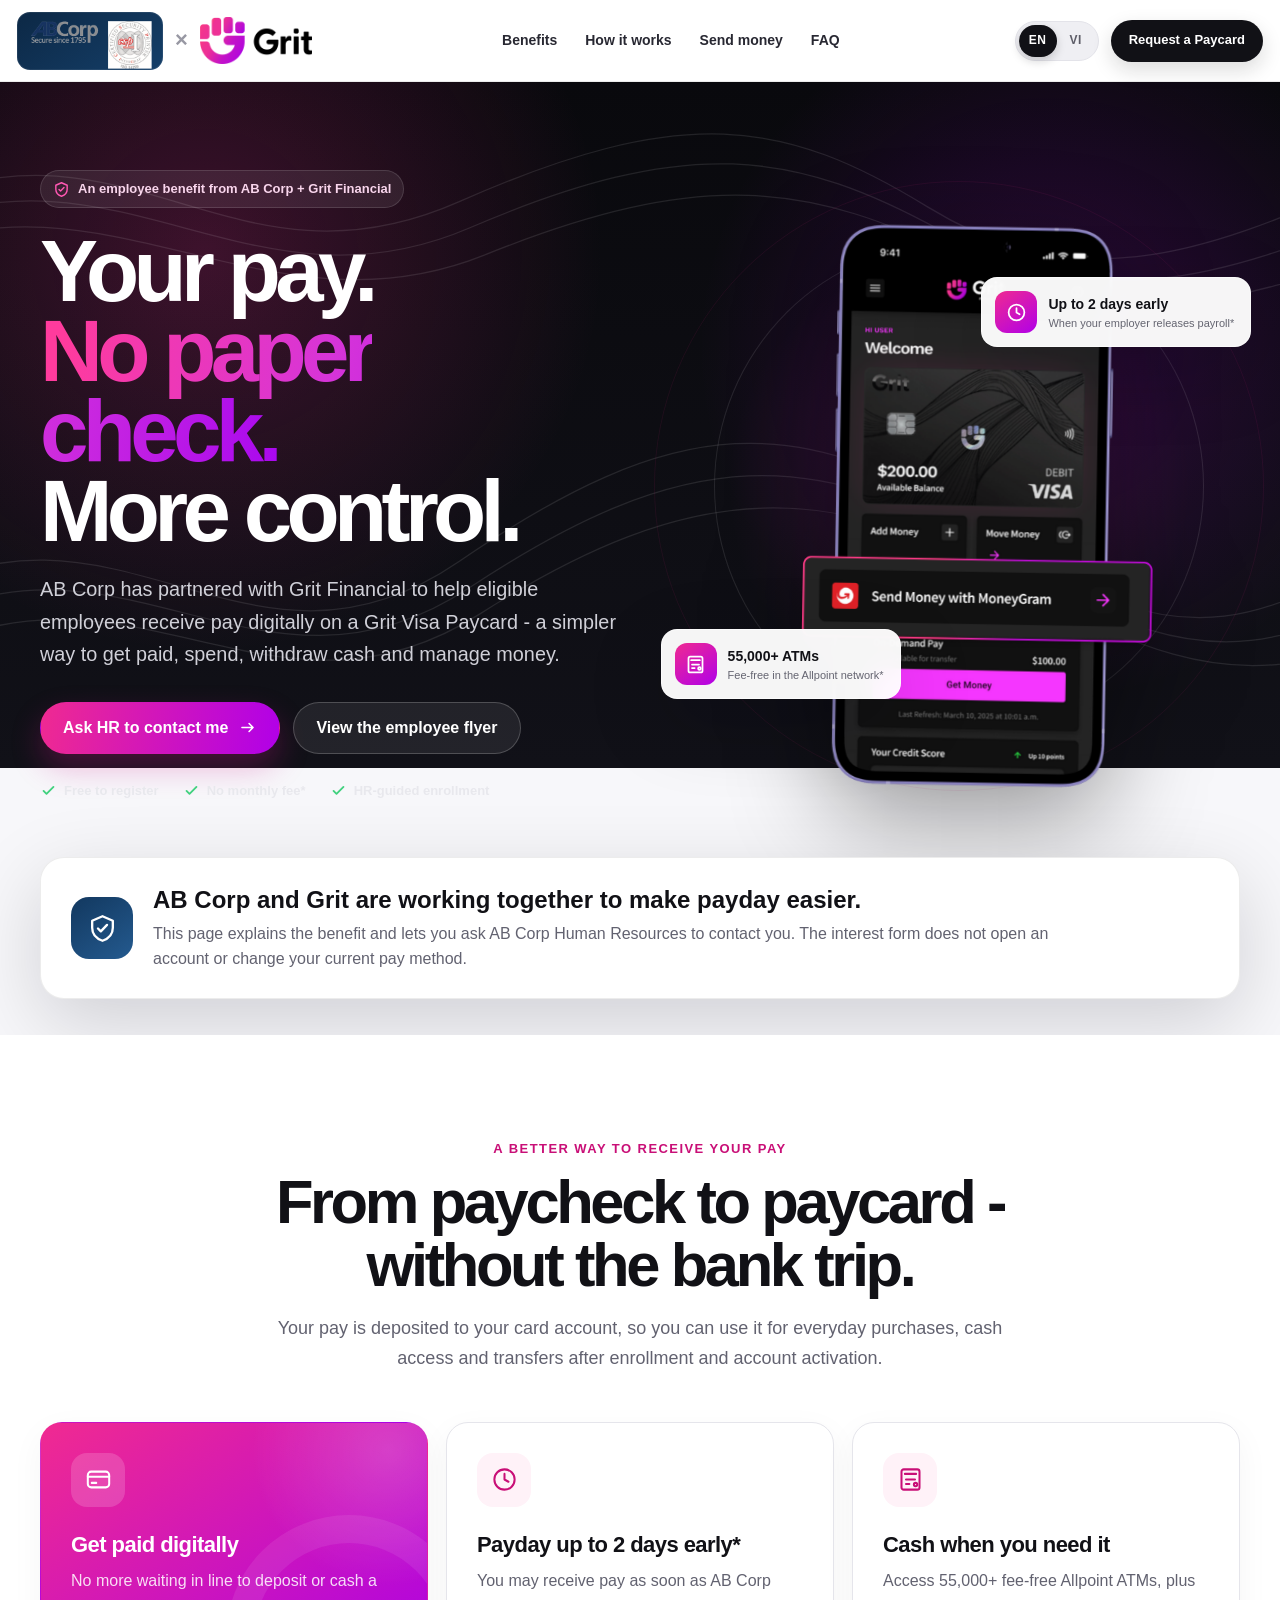
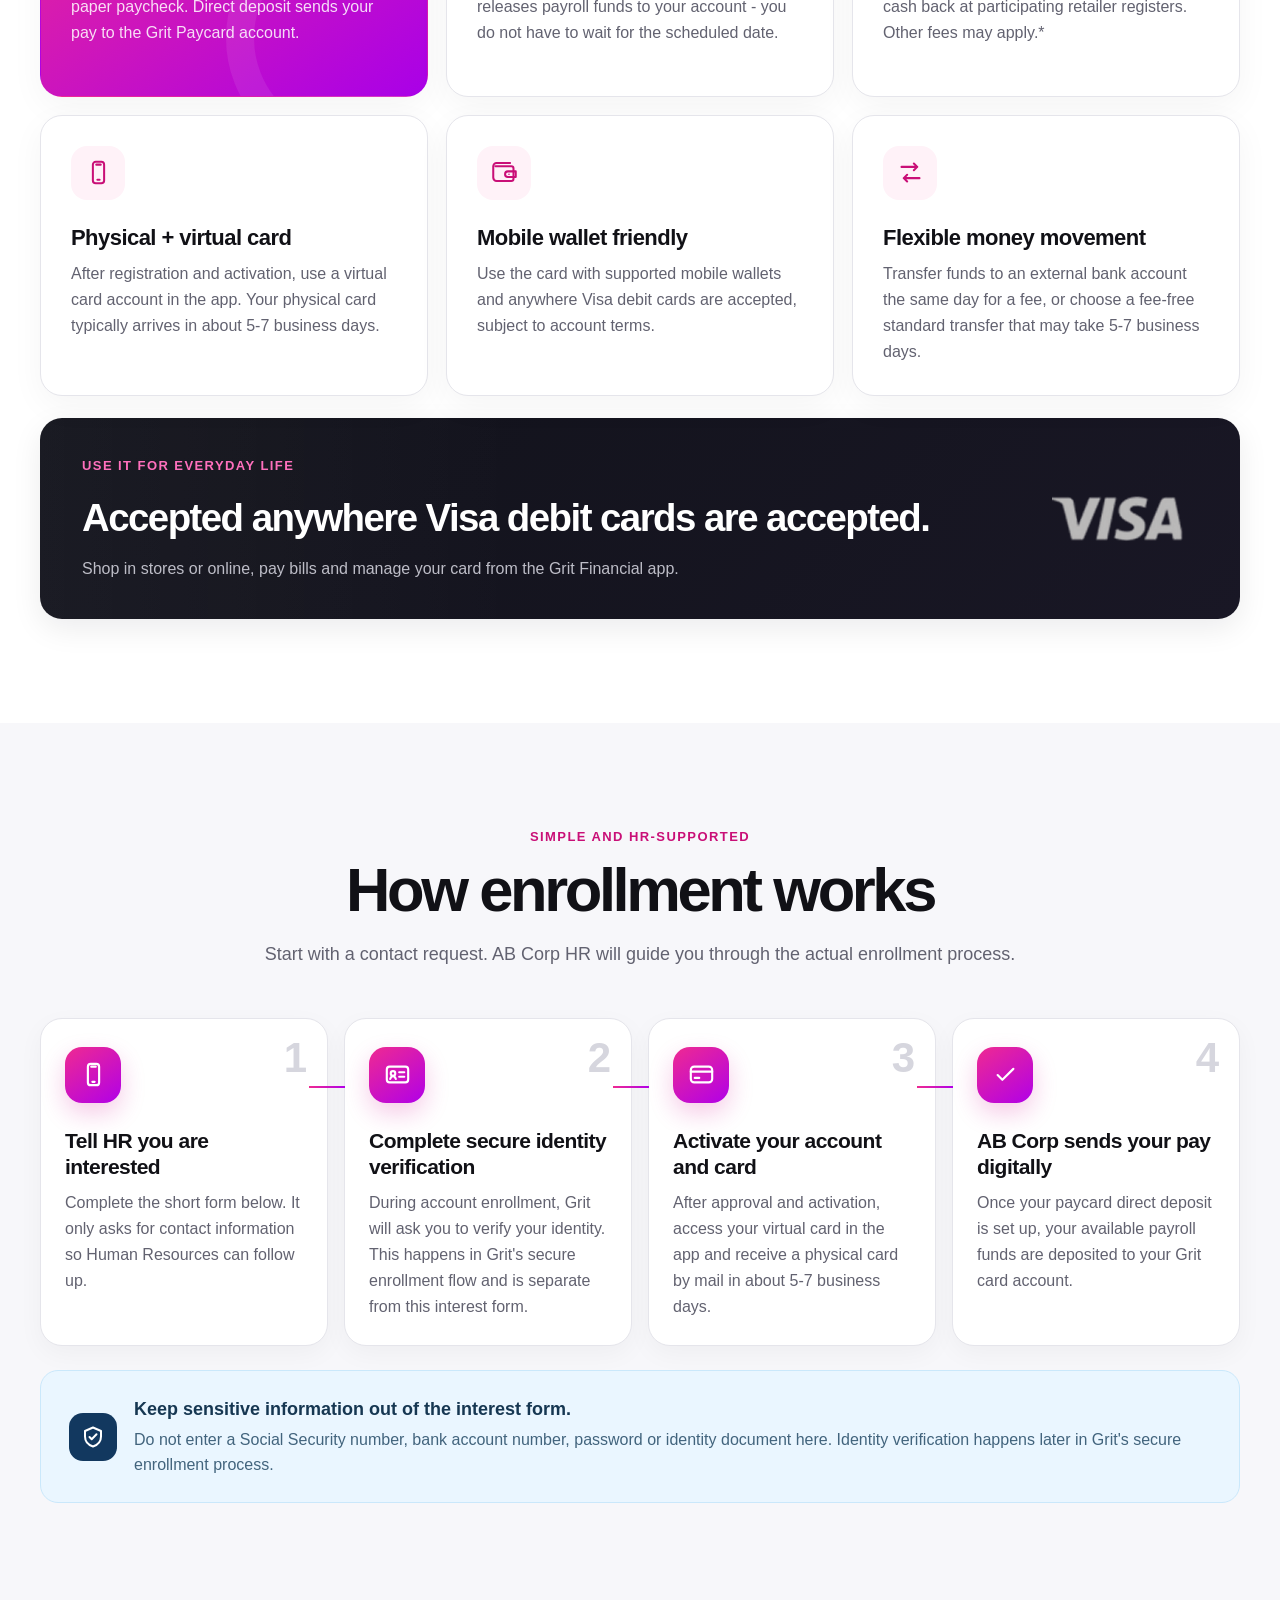
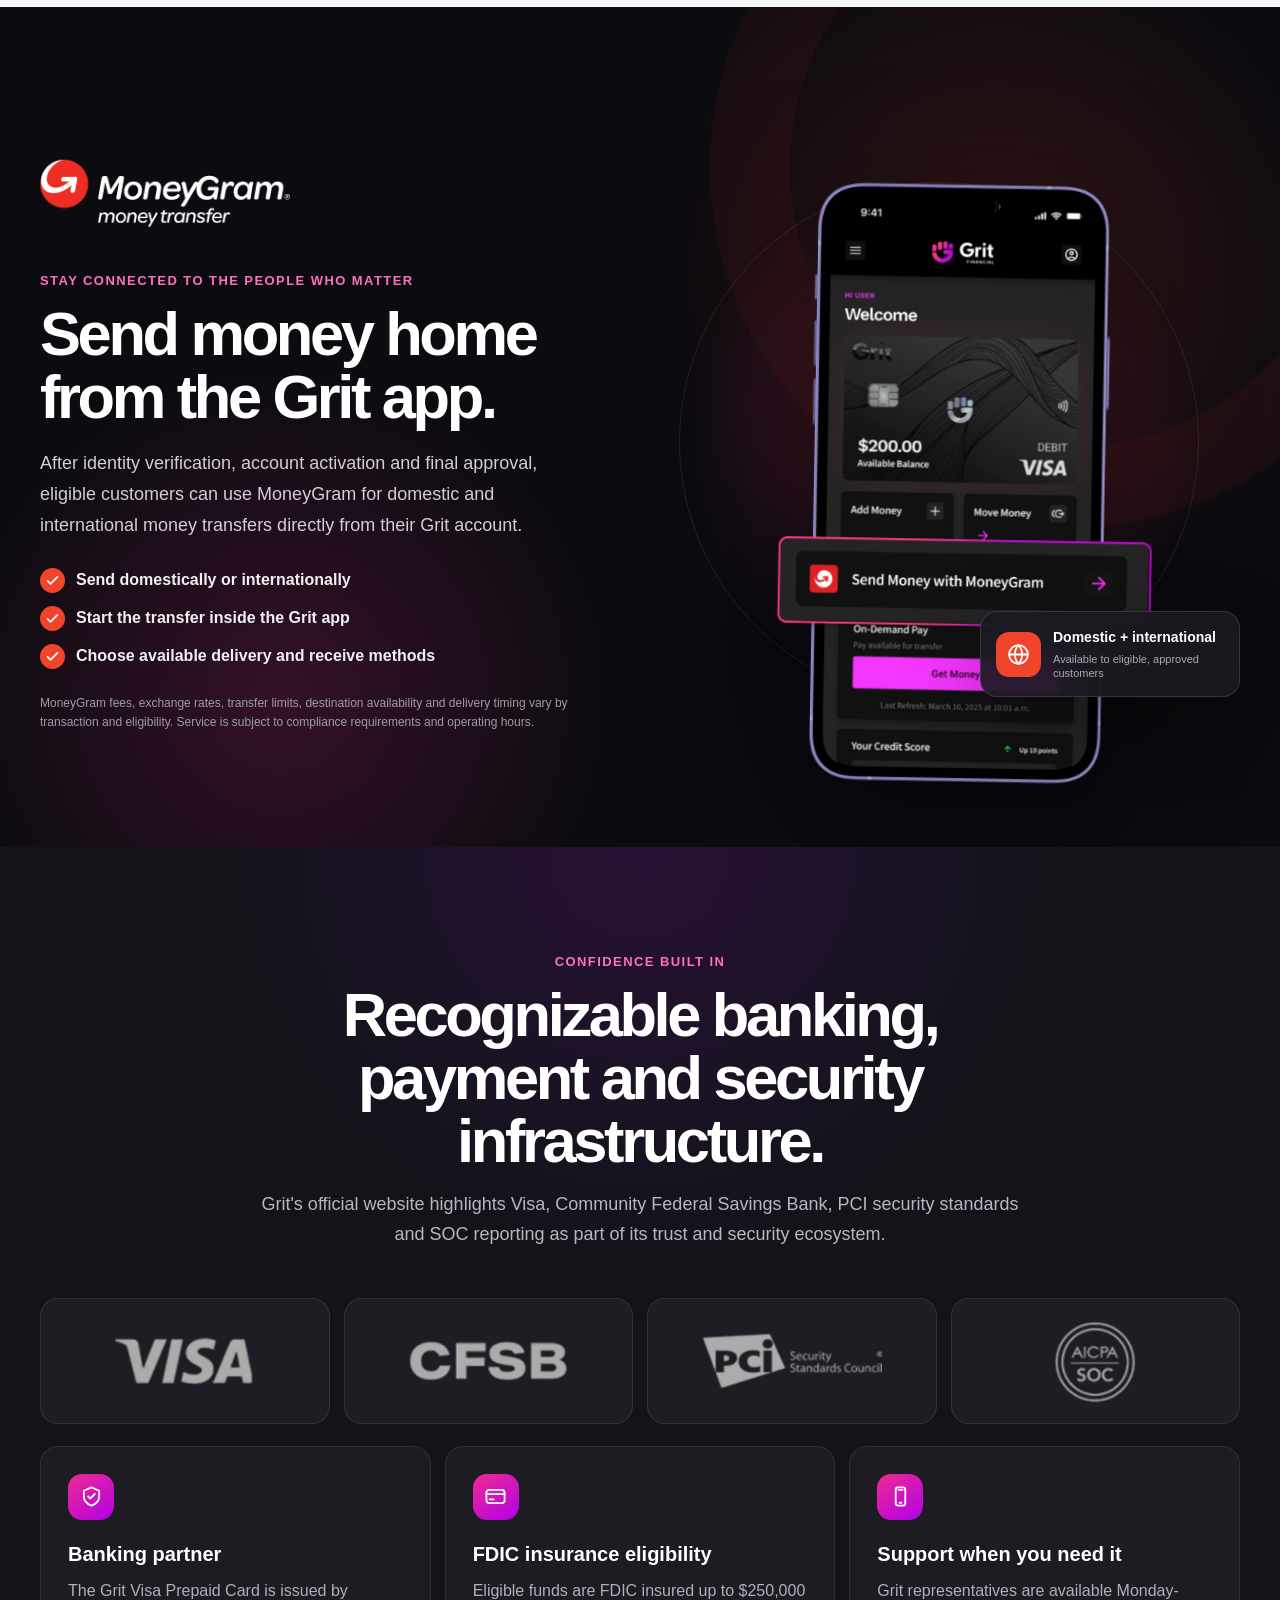
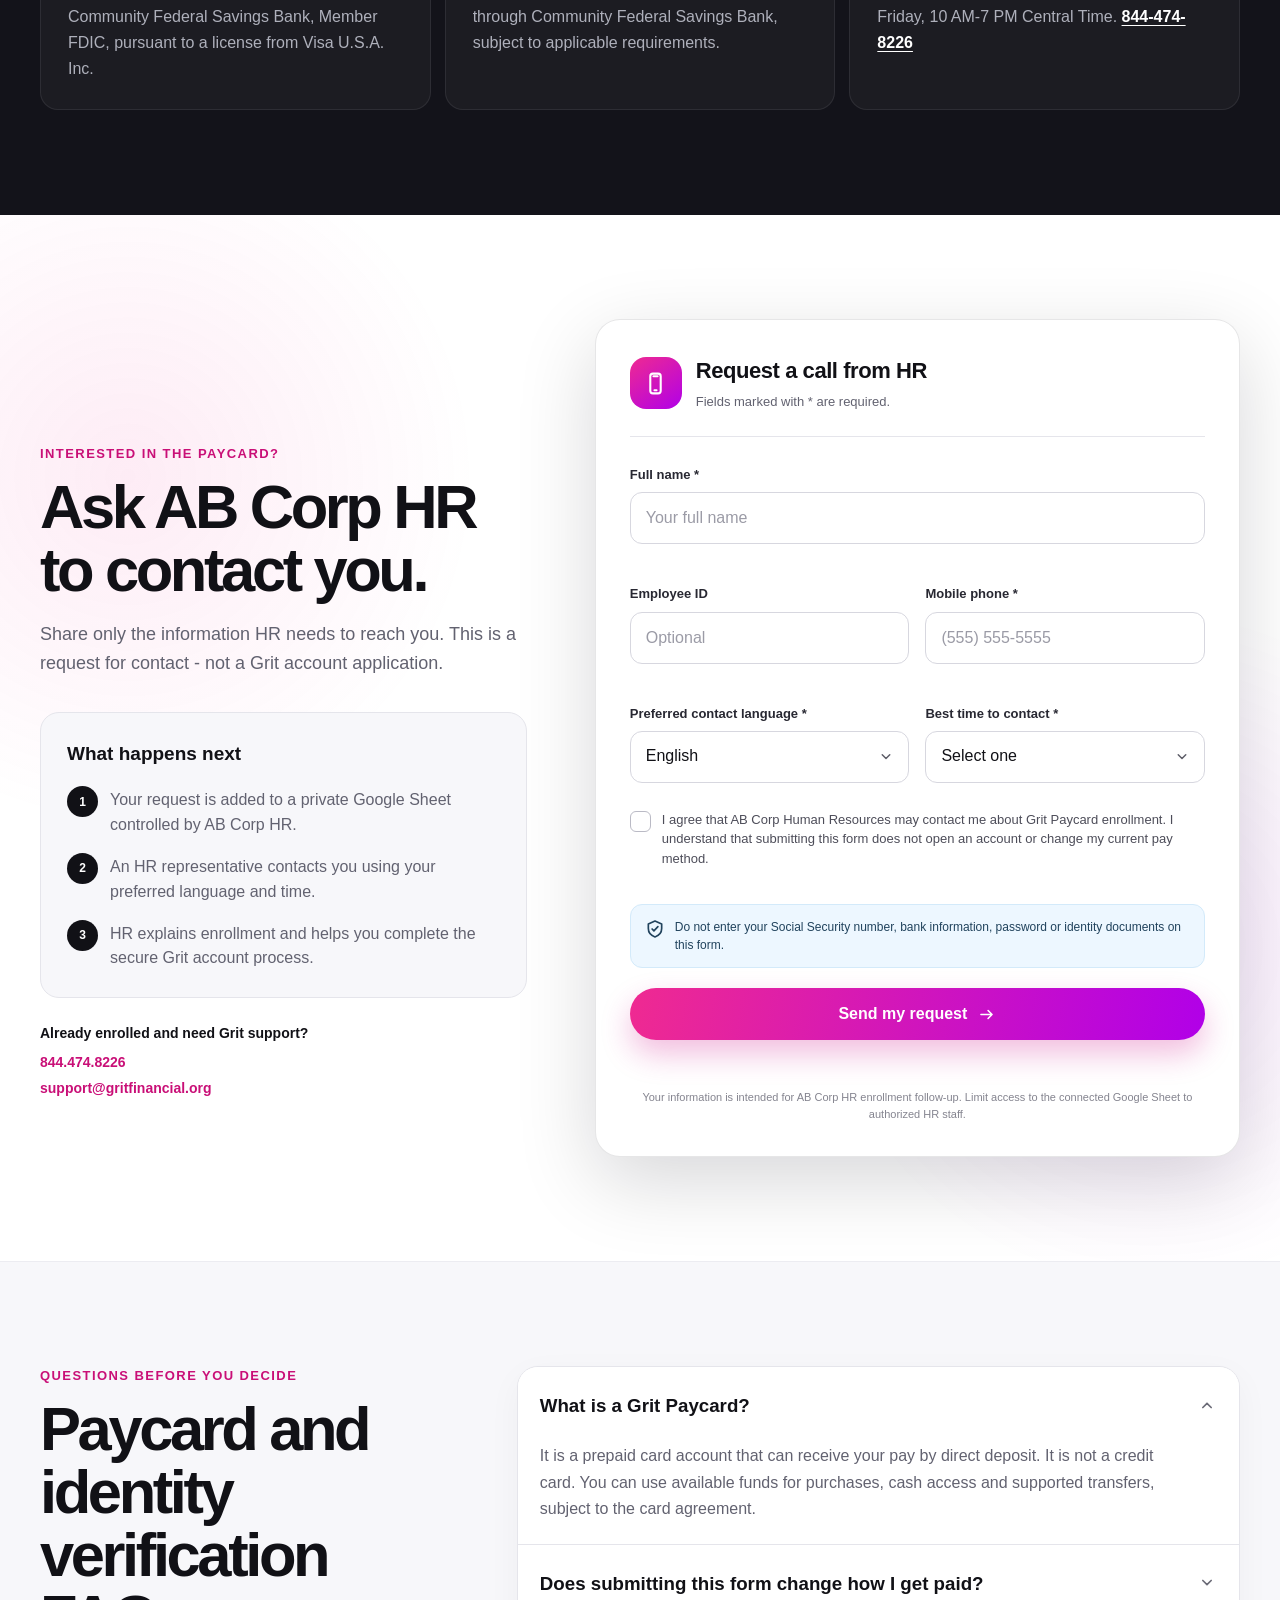
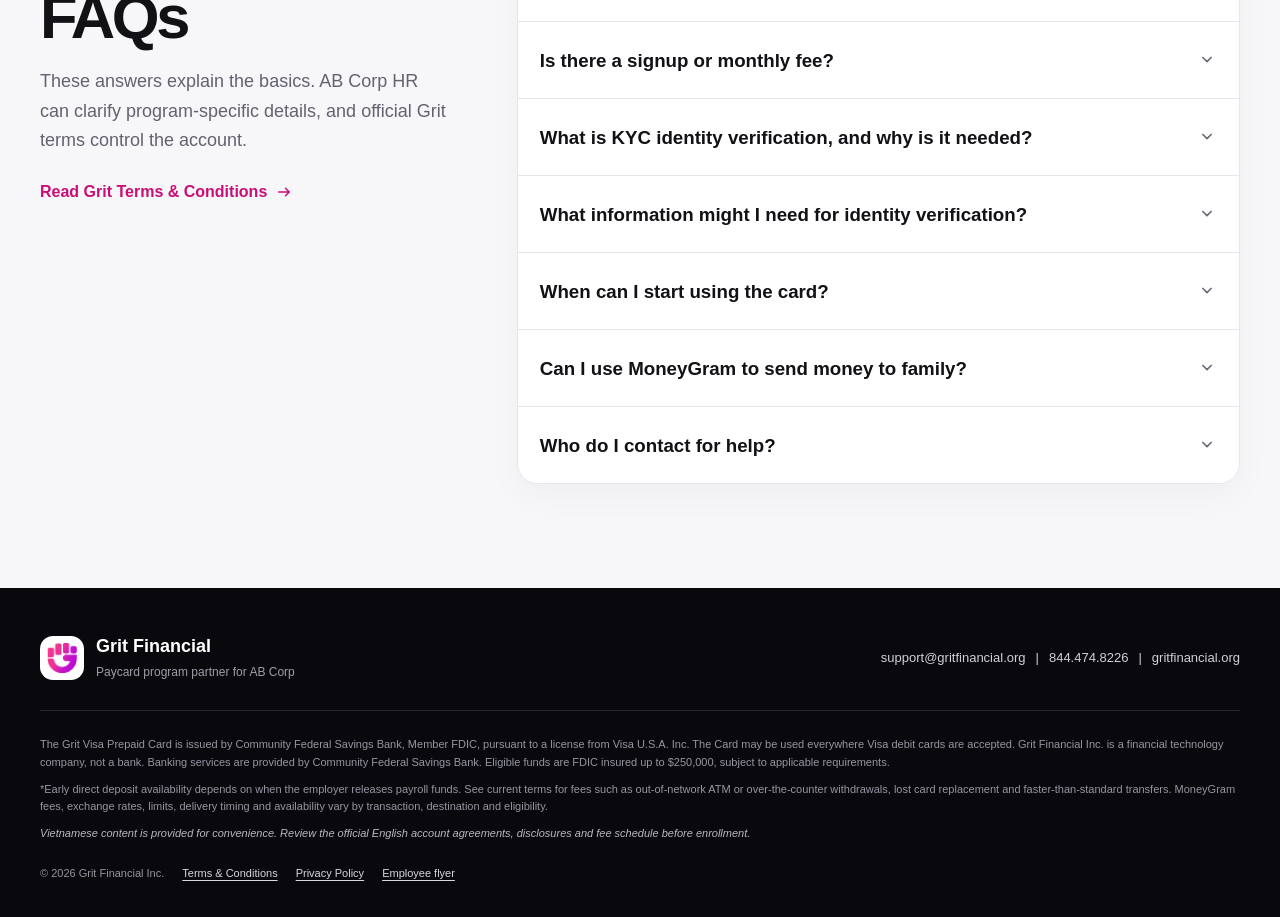
<file: paycard-landing-page.html>
<!doctype html>
<html lang="en">
<head>
  <meta charset="utf-8">
  <meta name="viewport" content="width=device-width, initial-scale=1">
  <meta name="robots" content="noindex,nofollow">
  <meta name="theme-color" content="#0a0a0f">
  <meta name="description" content="AB Corp employees can learn about the Grit Visa Paycard and ask Human Resources to contact them about enrollment.">
  <meta property="og:title" content="AB Corp + Grit Paycard">
  <meta property="og:description" content="Learn how eligible AB Corp employees can receive pay digitally on a Grit Visa Paycard and ask HR for enrollment help.">
  <meta property="og:type" content="website">
  <meta property="og:image" content="assets/abcorp-paycard-preview.webp">
  <title>AB Corp + Grit Paycard</title>
  <link rel="icon" type="image/png" href="assets/favicon.png">
  <link rel="preload" as="image" href="assets/app-moneygram-phone.png">
  <link rel="stylesheet" href="styles.css">
</head>
<body>
  <a class="skip-link" href="#main" data-i18n="a11y.skip">Skip to main content</a>

  <svg class="svg-sprite" aria-hidden="true">
    <symbol id="icon-card" viewBox="0 0 24 24">
      <rect x="2.5" y="5" width="19" height="14" rx="3"></rect>
      <path d="M2.5 9.5h19"></path>
      <path d="M6 15h4"></path>
    </symbol>
    <symbol id="icon-atm" viewBox="0 0 24 24">
      <rect x="4" y="3" width="16" height="18" rx="2"></rect>
      <path d="M7 7h10M8 12h8M8 16h3"></path>
      <circle cx="16.5" cy="16.5" r="1.5"></circle>
    </symbol>
    <symbol id="icon-wallet" viewBox="0 0 24 24">
      <path d="M4 6.5h14a2 2 0 0 1 2 2v9a2 2 0 0 1-2 2H5a3 3 0 0 1-3-3v-10a3 3 0 0 1 3-3h12"></path>
      <path d="M15 11h7v5h-7a2.5 2.5 0 0 1 0-5Z"></path>
      <circle cx="16" cy="13.5" r=".7" fill="currentColor" stroke="none"></circle>
    </symbol>
    <symbol id="icon-transfer" viewBox="0 0 24 24">
      <path d="M4 7h14M15 4l3 3-3 3M20 17H6M9 14l-3 3 3 3"></path>
    </symbol>
    <symbol id="icon-phone" viewBox="0 0 24 24">
      <rect x="7" y="2.5" width="10" height="19" rx="2.5"></rect>
      <path d="M10 5h4M11 18.5h2"></path>
    </symbol>
    <symbol id="icon-shield" viewBox="0 0 24 24">
      <path d="M12 2.5 20 6v5.5c0 5-3.2 8.4-8 10-4.8-1.6-8-5-8-10V6l8-3.5Z"></path>
      <path d="m8.5 12 2.2 2.2 4.8-5"></path>
    </symbol>
    <symbol id="icon-clock" viewBox="0 0 24 24">
      <circle cx="12" cy="12" r="9"></circle>
      <path d="M12 7v5l3.5 2"></path>
    </symbol>
    <symbol id="icon-id" viewBox="0 0 24 24">
      <rect x="2.5" y="5" width="19" height="14" rx="2.5"></rect>
      <circle cx="8" cy="11" r="2"></circle>
      <path d="M5.5 16c.6-1.7 1.5-2.5 2.5-2.5s1.9.8 2.5 2.5M13.5 10H18M13.5 14H18"></path>
    </symbol>
    <symbol id="icon-globe" viewBox="0 0 24 24">
      <circle cx="12" cy="12" r="9"></circle>
      <path d="M3 12h18M12 3c2.3 2.4 3.5 5.4 3.5 9s-1.2 6.6-3.5 9c-2.3-2.4-3.5-5.4-3.5-9S9.7 5.4 12 3Z"></path>
    </symbol>
    <symbol id="icon-check" viewBox="0 0 24 24">
      <path d="m5 12.5 4.2 4.2L19 7"></path>
    </symbol>
    <symbol id="icon-arrow" viewBox="0 0 24 24">
      <path d="M5 12h14M14 7l5 5-5 5"></path>
    </symbol>
    <symbol id="icon-chevron" viewBox="0 0 24 24">
      <path d="m7 9 5 5 5-5"></path>
    </symbol>
  </svg>

  <header class="site-header" id="top">
    <div class="header-inner">
      <!-- The co-brand lockup now returns to the central Grit project directory. -->
      <a class="brand-lockup" href="index.html" aria-label="Back to the Grit Financial project directory">
        <span class="abcorp-mark"><img src="assets/abcorp-logo.png" alt="AB Corp"></span>
        <span class="brand-x" aria-hidden="true">&times;</span>
        <img class="grit-mark" src="assets/grit-logo.png" alt="Grit Financial">
      </a>

      <nav class="desktop-nav" aria-label="Primary navigation">
        <a href="#benefits" data-i18n="nav.benefits">Benefits</a>
        <a href="#how-it-works" data-i18n="nav.how">How it works</a>
        <a href="#moneygram" data-i18n="nav.moneygram">Send money</a>
        <a href="#faq" data-i18n="nav.faq">FAQ</a>
      </nav>

      <div class="header-actions">
        <div class="language-toggle" role="group" aria-label="Choose language">
          <button type="button" class="language-button is-active" data-language="en" aria-pressed="true">EN</button>
          <button type="button" class="language-button" data-language="vi" aria-pressed="false">VI</button>
        </div>
        <a class="button button-small button-dark header-cta" href="#interest-form" data-i18n="nav.cta">Request a Paycard</a>
      </div>
    </div>
  </header>

  <main id="main">
    <section class="hero" aria-labelledby="hero-title">
      <div class="hero-waves" aria-hidden="true">
        <svg viewBox="0 0 1200 700" preserveAspectRatio="none">
          <g fill="none" stroke="currentColor" stroke-width="1.2">
            <path d="M-80 115C120 25 220 210 430 115s305-80 440 5 250 50 410-25"></path>
            <path d="M-90 140C110 50 235 230 440 140s305-75 445 4 255 48 420-24"></path>
            <path d="M-100 166C95 75 250 250 454 166s305-70 450 4 260 45 425-22"></path>
            <path d="M-100 500c210-130 330 100 530-40s320-155 510-20 270 60 420-30"></path>
            <path d="M-100 530c210-130 340 90 540-45s325-145 520-18 275 58 430-28"></path>
            <path d="M-100 560c220-130 350 80 550-50s330-135 530-16 280 55 440-25"></path>
          </g>
        </svg>
      </div>

      <div class="container hero-grid">
        <div class="hero-copy">
          <div class="eyebrow pill">
            <svg aria-hidden="true"><use href="#icon-shield"></use></svg>
            <span data-i18n="hero.eyebrow">An employee benefit from AB Corp + Grit Financial</span>
          </div>
          <h1 id="hero-title" data-i18n-html="hero.title">Your pay.<br><span>No paper check.</span><br>More control.</h1>
          <p class="hero-lede" data-i18n="hero.lede">AB Corp has partnered with Grit Financial to help eligible employees receive pay digitally on a Grit Visa Paycard - a simpler way to get paid, spend, withdraw cash and manage money.</p>
          <div class="hero-actions">
            <a class="button button-primary" href="#interest-form">
              <span data-i18n="hero.cta">Ask HR to contact me</span>
              <svg aria-hidden="true"><use href="#icon-arrow"></use></svg>
            </a>
            <a class="button button-ghost" href="assets/abcorp-grit-paycard-flyer.pdf" target="_blank" rel="noopener" data-i18n="hero.flyer">View the employee flyer</a>
          </div>
          <div class="hero-reassurance" aria-label="Paycard highlights">
            <span><svg aria-hidden="true"><use href="#icon-check"></use></svg><span data-i18n="hero.reassure1">Free to register</span></span>
            <span><svg aria-hidden="true"><use href="#icon-check"></use></svg><span data-i18n="hero.reassure2">No monthly fee*</span></span>
            <span><svg aria-hidden="true"><use href="#icon-check"></use></svg><span data-i18n="hero.reassure3">HR-guided enrollment</span></span>
          </div>
        </div>

        <div class="hero-visual" aria-label="Grit Financial mobile app and paycard">
          <div class="hero-orbit orbit-one"></div>
          <div class="hero-orbit orbit-two"></div>
          <img class="phone-mock" src="assets/app-moneygram-phone.png" alt="Grit Financial app showing a Visa debit card and MoneyGram transfer access">
          <div class="floating-proof proof-early">
            <span class="proof-icon"><svg aria-hidden="true"><use href="#icon-clock"></use></svg></span>
            <span><strong data-i18n="hero.proof1Title">Up to 2 days early</strong><small data-i18n="hero.proof1Text">When your employer releases payroll*</small></span>
          </div>
          <div class="floating-proof proof-atm">
            <span class="proof-icon"><svg aria-hidden="true"><use href="#icon-atm"></use></svg></span>
            <span><strong data-i18n="hero.proof2Title">55,000+ ATMs</strong><small data-i18n="hero.proof2Text">Fee-free in the Allpoint network*</small></span>
          </div>
        </div>
      </div>

      <div class="hero-bottom container">
        <div class="partnership-banner">
          <div class="partnership-icon"><svg aria-hidden="true"><use href="#icon-shield"></use></svg></div>
          <div>
            <strong data-i18n="partnership.title">AB Corp and Grit are working together to make payday easier.</strong>
            <p data-i18n="partnership.text">This page explains the benefit and lets you ask AB Corp Human Resources to contact you. The interest form does not open an account or change your current pay method.</p>
          </div>
        </div>
      </div>
    </section>

    <section class="section section-white" id="benefits" aria-labelledby="benefits-title">
      <div class="container">
        <div class="section-heading centered narrow">
          <span class="kicker" data-i18n="benefits.kicker">A better way to receive your pay</span>
          <h2 id="benefits-title" data-i18n="benefits.title">From paycheck to paycard - without the bank trip.</h2>
          <p data-i18n="benefits.lede">Your pay is deposited to your card account, so you can use it for everyday purchases, cash access and transfers after enrollment and account activation.</p>
        </div>

        <div class="feature-grid">
          <article class="feature-card feature-card-emphasis">
            <div class="feature-icon"><svg aria-hidden="true"><use href="#icon-card"></use></svg></div>
            <h3 data-i18n="features.digitalTitle">Get paid digitally</h3>
            <p data-i18n="features.digitalText">No more waiting in line to deposit or cash a paper paycheck. Direct deposit sends your pay to the Grit Paycard account.</p>
          </article>
          <article class="feature-card">
            <div class="feature-icon"><svg aria-hidden="true"><use href="#icon-clock"></use></svg></div>
            <h3 data-i18n="features.earlyTitle">Payday up to 2 days early*</h3>
            <p data-i18n="features.earlyText">You may receive pay as soon as AB Corp releases payroll funds to your account - you do not have to wait for the scheduled date.</p>
          </article>
          <article class="feature-card">
            <div class="feature-icon"><svg aria-hidden="true"><use href="#icon-atm"></use></svg></div>
            <h3 data-i18n="features.atmTitle">Cash when you need it</h3>
            <p data-i18n="features.atmText">Access 55,000+ fee-free Allpoint ATMs, plus cash back at participating retailer registers. Other fees may apply.*</p>
          </article>
          <article class="feature-card">
            <div class="feature-icon"><svg aria-hidden="true"><use href="#icon-phone"></use></svg></div>
            <h3 data-i18n="features.cardsTitle">Physical + virtual card</h3>
            <p data-i18n="features.cardsText">After registration and activation, use a virtual card account in the app. Your physical card typically arrives in about 5-7 business days.</p>
          </article>
          <article class="feature-card">
            <div class="feature-icon"><svg aria-hidden="true"><use href="#icon-wallet"></use></svg></div>
            <h3 data-i18n="features.walletTitle">Mobile wallet friendly</h3>
            <p data-i18n="features.walletText">Use the card with supported mobile wallets and anywhere Visa debit cards are accepted, subject to account terms.</p>
          </article>
          <article class="feature-card">
            <div class="feature-icon"><svg aria-hidden="true"><use href="#icon-transfer"></use></svg></div>
            <h3 data-i18n="features.transferTitle">Flexible money movement</h3>
            <p data-i18n="features.transferText">Transfer funds to an external bank account the same day for a fee, or choose a fee-free standard transfer that may take 5-7 business days.</p>
          </article>
        </div>

        <div class="visa-band">
          <div>
            <span class="kicker kicker-light" data-i18n="visa.kicker">Use it for everyday life</span>
            <h3 data-i18n="visa.title">Accepted anywhere Visa debit cards are accepted.</h3>
            <p data-i18n="visa.text">Shop in stores or online, pay bills and manage your card from the Grit Financial app.</p>
          </div>
          <img src="assets/visa-logo.png" alt="Visa">
        </div>
      </div>
    </section>

    <section class="section section-soft" id="how-it-works" aria-labelledby="how-title">
      <div class="container">
        <div class="section-heading centered narrow">
          <span class="kicker" data-i18n="how.kicker">Simple and HR-supported</span>
          <h2 id="how-title" data-i18n="how.title">How enrollment works</h2>
          <p data-i18n="how.lede">Start with a contact request. AB Corp HR will guide you through the actual enrollment process.</p>
        </div>

        <ol class="steps-grid">
          <li class="step-card">
            <span class="step-number">1</span>
            <div class="step-icon"><svg aria-hidden="true"><use href="#icon-phone"></use></svg></div>
            <h3 data-i18n="steps.oneTitle">Tell HR you are interested</h3>
            <p data-i18n="steps.oneText">Complete the short form below. It only asks for contact information so Human Resources can follow up.</p>
          </li>
          <li class="step-card">
            <span class="step-number">2</span>
            <div class="step-icon"><svg aria-hidden="true"><use href="#icon-id"></use></svg></div>
            <h3 data-i18n="steps.twoTitle">Complete secure identity verification</h3>
            <p data-i18n="steps.twoText">During account enrollment, Grit will ask you to verify your identity. This happens in Grit's secure enrollment flow and is separate from this interest form.</p>
          </li>
          <li class="step-card">
            <span class="step-number">3</span>
            <div class="step-icon"><svg aria-hidden="true"><use href="#icon-card"></use></svg></div>
            <h3 data-i18n="steps.threeTitle">Activate your account and card</h3>
            <p data-i18n="steps.threeText">After approval and activation, access your virtual card in the app and receive a physical card by mail in about 5-7 business days.</p>
          </li>
          <li class="step-card">
            <span class="step-number">4</span>
            <div class="step-icon"><svg aria-hidden="true"><use href="#icon-check"></use></svg></div>
            <h3 data-i18n="steps.fourTitle">AB Corp sends your pay digitally</h3>
            <p data-i18n="steps.fourText">Once your paycard direct deposit is set up, your available payroll funds are deposited to your Grit card account.</p>
          </li>
        </ol>

        <div class="privacy-callout">
          <div class="privacy-callout-icon"><svg aria-hidden="true"><use href="#icon-shield"></use></svg></div>
          <div>
            <strong data-i18n="privacy.title">Keep sensitive information out of the interest form.</strong>
            <p data-i18n="privacy.text">Do not enter a Social Security number, bank account number, password or identity document here. Identity verification happens later in Grit's secure enrollment process.</p>
          </div>
        </div>
      </div>
    </section>

    <section class="moneygram-section" id="moneygram" aria-labelledby="moneygram-title">
      <div class="container moneygram-grid">
        <div class="moneygram-copy">
          <img class="moneygram-logo" src="assets/moneygram-logo.png" alt="MoneyGram money transfer">
          <span class="kicker kicker-light" data-i18n="moneygram.kicker">Stay connected to the people who matter</span>
          <h2 id="moneygram-title" data-i18n="moneygram.title">Send money home from the Grit app.</h2>
          <p class="moneygram-lede" data-i18n="moneygram.lede">After identity verification, account activation and final approval, eligible customers can use MoneyGram for domestic and international money transfers directly from their Grit account.</p>
          <ul class="check-list">
            <li><svg aria-hidden="true"><use href="#icon-check"></use></svg><span data-i18n="moneygram.point1">Send domestically or internationally</span></li>
            <li><svg aria-hidden="true"><use href="#icon-check"></use></svg><span data-i18n="moneygram.point2">Start the transfer inside the Grit app</span></li>
            <li><svg aria-hidden="true"><use href="#icon-check"></use></svg><span data-i18n="moneygram.point3">Choose available delivery and receive methods</span></li>
          </ul>
          <p class="fine-print moneygram-fine" data-i18n="moneygram.disclaimer">MoneyGram fees, exchange rates, transfer limits, destination availability and delivery timing vary by transaction and eligibility. Service is subject to compliance requirements and operating hours.</p>
        </div>
        <div class="moneygram-visual">
          <div class="moneygram-halo"></div>
          <img src="assets/app-moneygram-phone.png" alt="Grit app screen with MoneyGram transfer access">
          <div class="moneygram-badge">
            <svg aria-hidden="true"><use href="#icon-globe"></use></svg>
            <span><strong data-i18n="moneygram.badgeTitle">Domestic + international</strong><small data-i18n="moneygram.badgeText">Available to eligible, approved customers</small></span>
          </div>
        </div>
      </div>
    </section>

    <section class="trust-section" aria-labelledby="trust-title">
      <div class="container">
        <div class="section-heading centered narrow section-heading-dark">
          <span class="kicker kicker-light" data-i18n="trust.kicker">Confidence built in</span>
          <h2 id="trust-title" data-i18n="trust.title">Recognizable banking, payment and security infrastructure.</h2>
          <p data-i18n="trust.lede">Grit's official website highlights Visa, Community Federal Savings Bank, PCI security standards and SOC reporting as part of its trust and security ecosystem.</p>
        </div>

        <div class="logo-wall" aria-label="Grit trust ecosystem logos">
          <div class="logo-tile"><img src="assets/visa-logo.png" alt="Visa"></div>
          <div class="logo-tile"><img src="assets/cfsb-logo.png" alt="Community Federal Savings Bank"></div>
          <div class="logo-tile"><img src="assets/pci-logo.png" alt="PCI Security Standards Council"></div>
          <div class="logo-tile logo-tile-square"><img src="assets/soc-logo.png" alt="AICPA SOC"></div>
        </div>

        <div class="trust-facts">
          <article>
            <div class="trust-fact-icon"><svg aria-hidden="true"><use href="#icon-shield"></use></svg></div>
            <h3 data-i18n="trust.fact1Title">Banking partner</h3>
            <p data-i18n="trust.fact1Text">The Grit Visa Prepaid Card is issued by Community Federal Savings Bank, Member FDIC, pursuant to a license from Visa U.S.A. Inc.</p>
          </article>
          <article>
            <div class="trust-fact-icon"><svg aria-hidden="true"><use href="#icon-card"></use></svg></div>
            <h3 data-i18n="trust.fact2Title">FDIC insurance eligibility</h3>
            <p data-i18n="trust.fact2Text">Eligible funds are FDIC insured up to $250,000 through Community Federal Savings Bank, subject to applicable requirements.</p>
          </article>
          <article>
            <div class="trust-fact-icon"><svg aria-hidden="true"><use href="#icon-phone"></use></svg></div>
            <h3 data-i18n="trust.fact3Title">Support when you need it</h3>
            <p><span data-i18n="trust.fact3Text">Grit representatives are available Monday-Friday, 10 AM-7 PM Central Time.</span> <a href="tel:+18444748226">844-474-8226</a></p>
          </article>
        </div>
      </div>
    </section>

    <section class="section form-section" id="interest-form" aria-labelledby="form-title">
      <div class="container form-layout">
        <div class="form-intro">
          <span class="kicker" data-i18n="form.kicker">Interested in the paycard?</span>
          <h2 id="form-title" data-i18n="form.title">Ask AB Corp HR to contact you.</h2>
          <p class="form-lede" data-i18n="form.lede">Share only the information HR needs to reach you. This is a request for contact - not a Grit account application.</p>

          <div class="what-next-card">
            <h3 data-i18n="form.nextTitle">What happens next</h3>
            <ol>
              <li><span>1</span><p data-i18n="form.next1">Your request is added to a private Google Sheet controlled by AB Corp HR.</p></li>
              <li><span>2</span><p data-i18n="form.next2">An HR representative contacts you using your preferred language and time.</p></li>
              <li><span>3</span><p data-i18n="form.next3">HR explains enrollment and helps you complete the secure Grit account process.</p></li>
            </ol>
          </div>

          <div class="contact-mini">
            <strong data-i18n="form.helpTitle">Already enrolled and need Grit support?</strong>
            <a href="tel:+18444748226">844.474.8226</a>
            <a href="mailto:support@gritfinancial.org">support@gritfinancial.org</a>
          </div>
        </div>

        <div class="form-card">
          <form id="paycard-interest-form" novalidate>
            <div class="form-card-head">
              <span class="form-icon"><svg aria-hidden="true"><use href="#icon-phone"></use></svg></span>
              <div>
                <h3 data-i18n="form.cardTitle">Request a call from HR</h3>
                <p data-i18n="form.cardText">Fields marked with * are required.</p>
              </div>
            </div>

            <div class="form-grid">
              <div class="field field-full">
                <label for="full-name" data-i18n="form.fullName">Full name *</label>
                <input id="full-name" name="fullName" type="text" autocomplete="name" required maxlength="120" data-i18n-placeholder="form.fullNamePlaceholder" placeholder="Your full name">
                <span class="field-error" data-error-for="full-name"></span>
              </div>

              <div class="field">
                <label for="employee-id" data-i18n="form.employeeId">Employee ID</label>
                <input id="employee-id" name="employeeId" type="text" autocomplete="off" maxlength="40" data-i18n-placeholder="form.employeeIdPlaceholder" placeholder="Optional">
              </div>

              <div class="field">
                <label for="mobile-phone" data-i18n="form.phone">Mobile phone *</label>
                <input id="mobile-phone" name="mobilePhone" type="tel" autocomplete="tel" inputmode="tel" required maxlength="25" data-i18n-placeholder="form.phonePlaceholder" placeholder="(555) 555-5555">
                <span class="field-error" data-error-for="mobile-phone"></span>
              </div>

              <div class="field">
                <label for="preferred-language" data-i18n="form.language">Preferred contact language *</label>
                <select id="preferred-language" name="preferredLanguage" required>
                  <option value="" data-i18n="form.select">Select one</option>
                  <option value="English" data-i18n="form.english">English</option>
                  <option value="Vietnamese" data-i18n="form.vietnamese">Vietnamese</option>
                </select>
                <span class="field-error" data-error-for="preferred-language"></span>
              </div>

              <div class="field">
                <label for="best-time" data-i18n="form.time">Best time to contact *</label>
                <select id="best-time" name="bestTime" required>
                  <option value="" data-i18n="form.select">Select one</option>
                  <option value="Morning" data-i18n="form.morning">Morning</option>
                  <option value="Afternoon" data-i18n="form.afternoon">Afternoon</option>
                  <option value="Evening" data-i18n="form.evening">Evening</option>
                </select>
                <span class="field-error" data-error-for="best-time"></span>
              </div>
            </div>

            <div class="honeypot" aria-hidden="true">
              <label for="website">Website</label>
              <input id="website" name="website" type="text" tabindex="-1" autocomplete="off">
            </div>

            <label class="consent-row" for="contact-consent">
              <input id="contact-consent" name="contactConsent" type="checkbox" value="Yes" required>
              <span class="custom-checkbox"><svg aria-hidden="true"><use href="#icon-check"></use></svg></span>
              <span data-i18n="form.consent">I agree that AB Corp Human Resources may contact me about Grit Paycard enrollment. I understand that submitting this form does not open an account or change my current pay method.</span>
            </label>
            <span class="field-error consent-error" data-error-for="contact-consent"></span>

            <div class="sensitive-warning">
              <svg aria-hidden="true"><use href="#icon-shield"></use></svg>
              <p data-i18n="form.warning">Do not enter your Social Security number, bank information, password or identity documents on this form.</p>
            </div>

            <button class="button button-primary form-submit" type="submit">
              <span class="submit-label" data-i18n="form.submit">Send my request</span>
              <span class="submit-spinner" aria-hidden="true"></span>
              <svg class="submit-arrow" aria-hidden="true"><use href="#icon-arrow"></use></svg>
            </button>

            <div class="form-status" id="form-status" role="status" aria-live="polite"></div>
            <p class="form-privacy" data-i18n="form.privacy">Your information is intended for AB Corp HR enrollment follow-up. Limit access to the connected Google Sheet to authorized HR staff.</p>
            <iframe id="paycard-submit-frame" name="paycard-submit-frame" class="submission-frame" title="Form submission response" aria-hidden="true"></iframe>
          </form>
        </div>
      </div>
    </section>

    <section class="section section-soft faq-section" id="faq" aria-labelledby="faq-title">
      <div class="container faq-layout">
        <div class="faq-intro">
          <span class="kicker" data-i18n="faq.kicker">Questions before you decide</span>
          <h2 id="faq-title" data-i18n="faq.title">Paycard and identity verification FAQs</h2>
          <p data-i18n="faq.lede">These answers explain the basics. AB Corp HR can clarify program-specific details, and official Grit terms control the account.</p>
          <a class="text-link" href="https://gritfinancial.org/terms-and-conditions/" target="_blank" rel="noopener">
            <span data-i18n="faq.terms">Read Grit Terms &amp; Conditions</span>
            <svg aria-hidden="true"><use href="#icon-arrow"></use></svg>
          </a>
        </div>

        <div class="accordion" data-accordion>
          <div class="accordion-item">
            <h3><button type="button" aria-expanded="true" aria-controls="faq-panel-1" id="faq-button-1"><span data-i18n="faq.q1">What is a Grit Paycard?</span><svg aria-hidden="true"><use href="#icon-chevron"></use></svg></button></h3>
            <div class="accordion-panel" id="faq-panel-1" role="region" aria-labelledby="faq-button-1"><p data-i18n="faq.a1">It is a prepaid card account that can receive your pay by direct deposit. It is not a credit card. You can use available funds for purchases, cash access and supported transfers, subject to the card agreement.</p></div>
          </div>
          <div class="accordion-item">
            <h3><button type="button" aria-expanded="false" aria-controls="faq-panel-2" id="faq-button-2"><span data-i18n="faq.q2">Does submitting this form change how I get paid?</span><svg aria-hidden="true"><use href="#icon-chevron"></use></svg></button></h3>
            <div class="accordion-panel" id="faq-panel-2" role="region" aria-labelledby="faq-button-2" hidden><p data-i18n="faq.a2">No. This form only asks AB Corp HR to contact you. Your pay method changes only after you complete enrollment and any required payroll authorization with HR.</p></div>
          </div>
          <div class="accordion-item">
            <h3><button type="button" aria-expanded="false" aria-controls="faq-panel-3" id="faq-button-3"><span data-i18n="faq.q3">Is there a signup or monthly fee?</span><svg aria-hidden="true"><use href="#icon-chevron"></use></svg></button></h3>
            <div class="accordion-panel" id="faq-panel-3" role="region" aria-labelledby="faq-button-3" hidden><p data-i18n="faq.a3">Registration is free and the flyer states there is no subscription or monthly fee. Other fees can apply, including certain out-of-network ATM, over-the-counter, replacement card or faster transfer fees. Review the current fee schedule and terms.</p></div>
          </div>
          <div class="accordion-item">
            <h3><button type="button" aria-expanded="false" aria-controls="faq-panel-4" id="faq-button-4"><span data-i18n="faq.q4">What is KYC identity verification, and why is it needed?</span><svg aria-hidden="true"><use href="#icon-chevron"></use></svg></button></h3>
            <div class="accordion-panel" id="faq-panel-4" role="region" aria-labelledby="faq-button-4" hidden><p data-i18n="faq.a4">Grit uses an online identity-verification process to help confirm customer identity and protect against fraud. The supplied employee flyer states that identity verification and final approval are required for full account features. Verification happens during secure Grit enrollment, not on this interest form.</p></div>
          </div>
          <div class="accordion-item">
            <h3><button type="button" aria-expanded="false" aria-controls="faq-panel-5" id="faq-button-5"><span data-i18n="faq.q5">What information might I need for identity verification?</span><svg aria-hidden="true"><use href="#icon-chevron"></use></svg></button></h3>
            <div class="accordion-panel" id="faq-panel-5" role="region" aria-labelledby="faq-button-5" hidden><p data-i18n="faq.a5">The supplied employee flyer does not list the exact information or documents required. Follow the instructions in Grit's secure enrollment flow or ask AB Corp HR. Do not send identity documents or other sensitive information through this contact form.</p></div>
          </div>
          <div class="accordion-item">
            <h3><button type="button" aria-expanded="false" aria-controls="faq-panel-6" id="faq-button-6"><span data-i18n="faq.q6">When can I start using the card?</span><svg aria-hidden="true"><use href="#icon-chevron"></use></svg></button></h3>
            <div class="accordion-panel" id="faq-panel-6" role="region" aria-labelledby="faq-button-6" hidden><p data-i18n="faq.a6">After account registration, approval and activation, the flyer states that a virtual card account is available in the Grit app. A physical card is expected by mail in about 5-7 business days.</p></div>
          </div>
          <div class="accordion-item">
            <h3><button type="button" aria-expanded="false" aria-controls="faq-panel-7" id="faq-button-7"><span data-i18n="faq.q7">Can I use MoneyGram to send money to family?</span><svg aria-hidden="true"><use href="#icon-chevron"></use></svg></button></h3>
            <div class="accordion-panel" id="faq-panel-7" role="region" aria-labelledby="faq-button-7" hidden><p data-i18n="faq.a7">Eligible customers can access domestic and international MoneyGram transfers after identity verification, account activation and final approval. Fees, exchange rates, limits, destination availability and transfer timing vary.</p></div>
          </div>
          <div class="accordion-item">
            <h3><button type="button" aria-expanded="false" aria-controls="faq-panel-8" id="faq-button-8"><span data-i18n="faq.q8">Who do I contact for help?</span><svg aria-hidden="true"><use href="#icon-chevron"></use></svg></button></h3>
            <div class="accordion-panel" id="faq-panel-8" role="region" aria-labelledby="faq-button-8" hidden><p data-i18n-html="faq.a8">Contact AB Corp Human Resources for enrollment help. For Grit card or app support, call <a href="tel:+18444748226">844-474-8226</a> and press 0, Monday-Friday, 10 AM-7 PM Central Time, or email <a href="mailto:support@gritfinancial.org">support@gritfinancial.org</a>.</p></div>
          </div>
        </div>
      </div>
    </section>
  </main>

  <footer class="site-footer">
    <div class="container footer-top">
      <div class="footer-brand">
        <span class="footer-grit-icon"><img src="assets/favicon.png" alt=""></span>
        <div><strong>Grit Financial</strong><small data-i18n="footer.partner">Paycard program partner for AB Corp</small></div>
      </div>
      <div class="footer-contact">
        <a href="mailto:support@gritfinancial.org">support@gritfinancial.org</a>
        <span aria-hidden="true">|</span>
        <a href="tel:+18444748226">844.474.8226</a>
        <span aria-hidden="true">|</span>
        <a href="https://gritfinancial.org/" target="_blank" rel="noopener">gritfinancial.org</a>
      </div>
    </div>

    <div class="container footer-legal">
      <p data-i18n="footer.legal1">The Grit Visa Prepaid Card is issued by Community Federal Savings Bank, Member FDIC, pursuant to a license from Visa U.S.A. Inc. The Card may be used everywhere Visa debit cards are accepted. Grit Financial Inc. is a financial technology company, not a bank. Banking services are provided by Community Federal Savings Bank. Eligible funds are FDIC insured up to $250,000, subject to applicable requirements.</p>
      <p data-i18n="footer.legal2">*Early direct deposit availability depends on when the employer releases payroll funds. See current terms for fees such as out-of-network ATM or over-the-counter withdrawals, lost card replacement and faster-than-standard transfers. MoneyGram fees, exchange rates, limits, delivery timing and availability vary by transaction, destination and eligibility.</p>
      <p class="translation-note" data-i18n="footer.translation">Vietnamese content is provided for convenience. Review the official English account agreements, disclosures and fee schedule before enrollment.</p>
      <div class="footer-links">
        <span>&copy; 2026 Grit Financial Inc.</span>
        <a href="https://gritfinancial.org/terms-and-conditions/" target="_blank" rel="noopener" data-i18n="footer.terms">Terms &amp; Conditions</a>
        <a href="https://gritfinancial.org/privacy-policy-v2/" target="_blank" rel="noopener" data-i18n="footer.privacy">Privacy Policy</a>
        <a href="assets/abcorp-grit-paycard-flyer.pdf" target="_blank" rel="noopener" data-i18n="footer.flyer">Employee flyer</a>
      </div>
    </div>
  </footer>

  <div class="mobile-cta" aria-label="Request a Paycard">
    <a class="button button-primary" href="#interest-form"><span data-i18n="nav.cta">Request a Paycard</span><svg aria-hidden="true"><use href="#icon-arrow"></use></svg></a>
  </div>

  <noscript>
    <div class="noscript-message">JavaScript is required for the language toggle and form submission. Please contact AB Corp Human Resources directly.</div>
  </noscript>

  <script src="config.js"></script>
  <script src="script.js"></script>
</body>
</html>
</file>
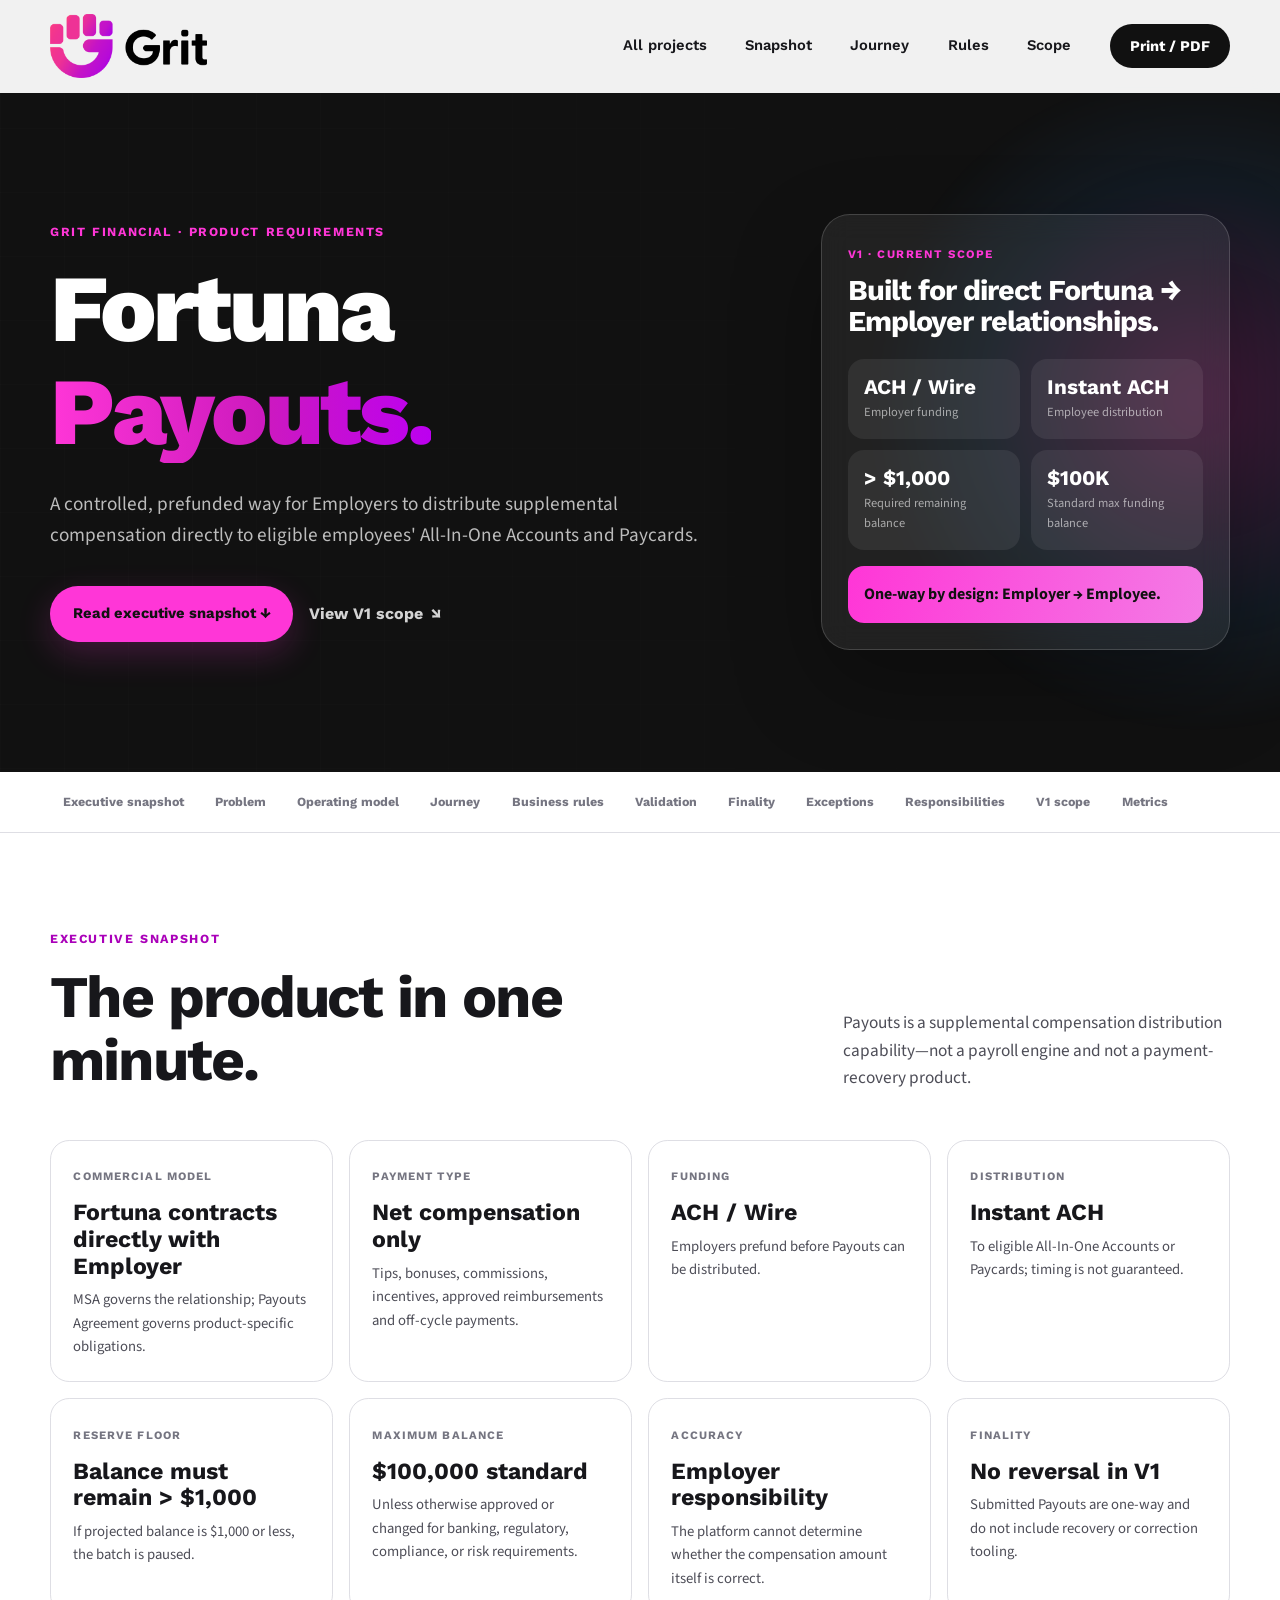
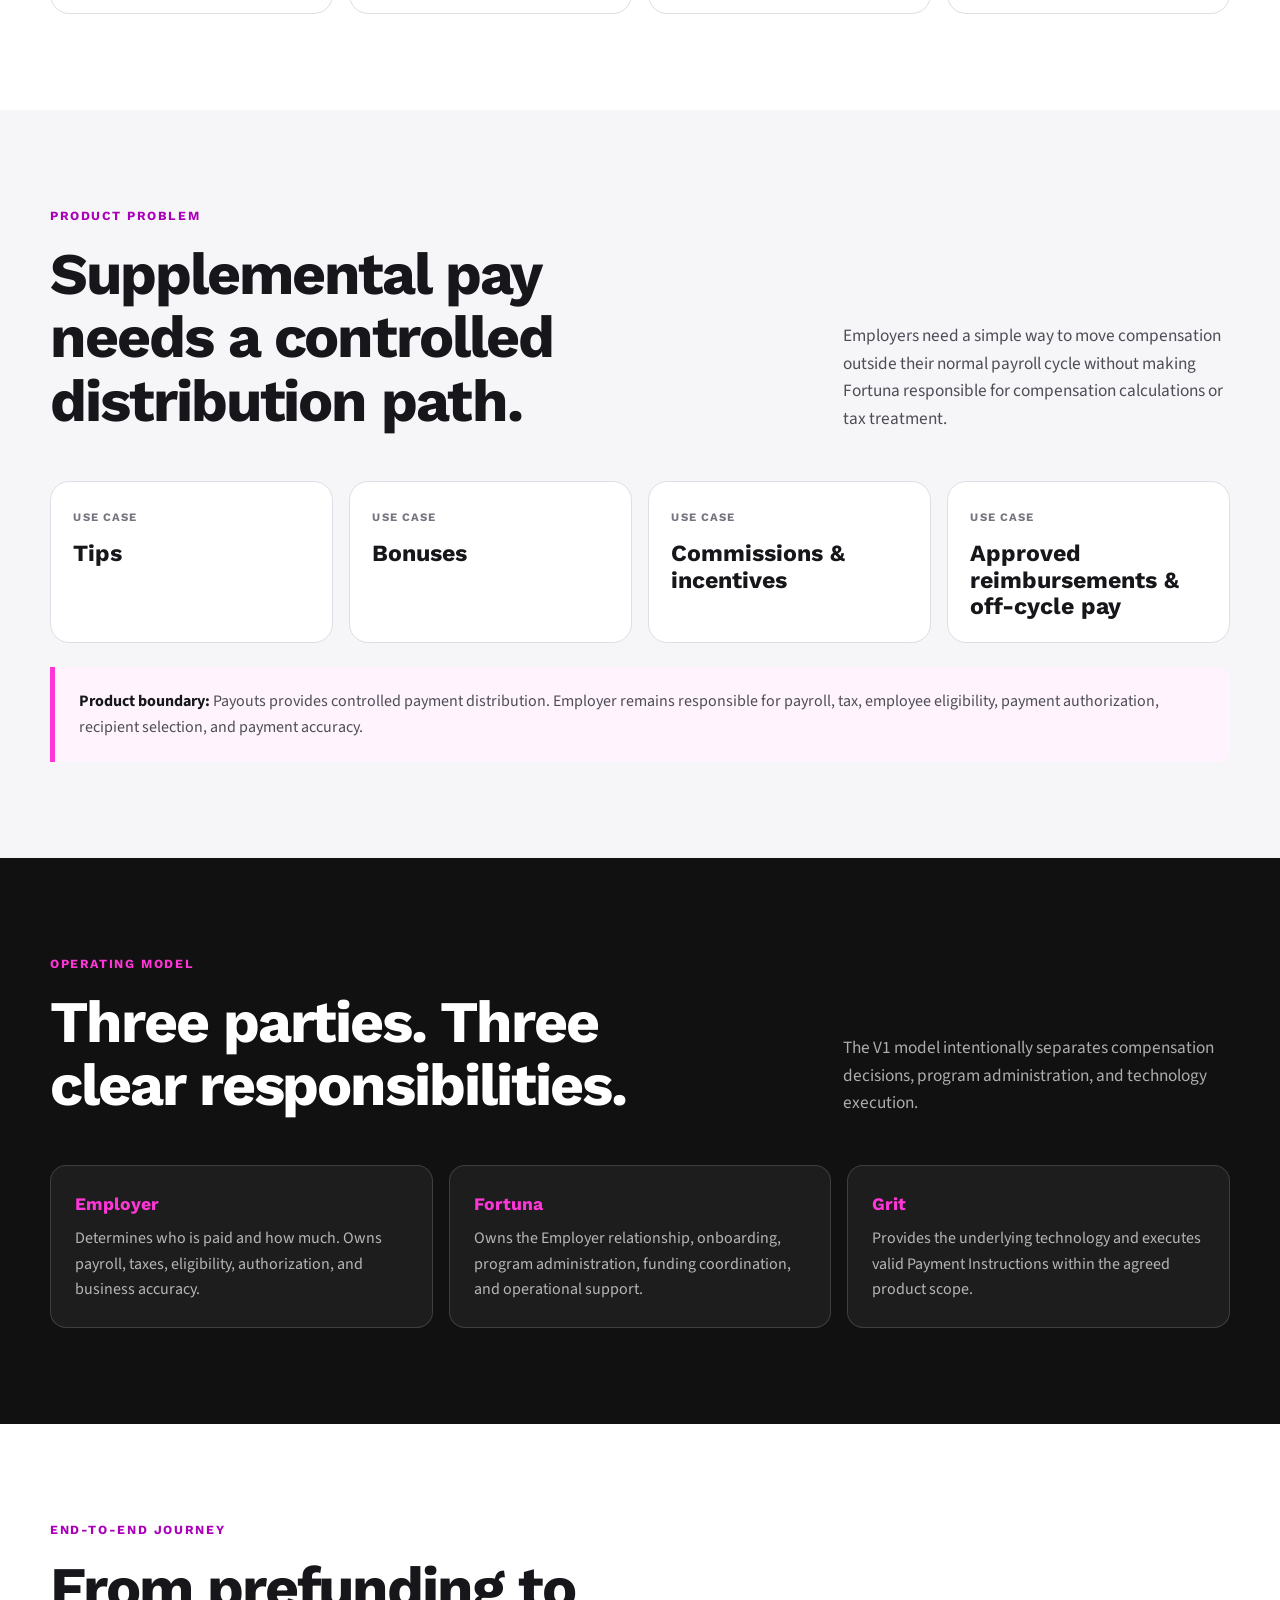
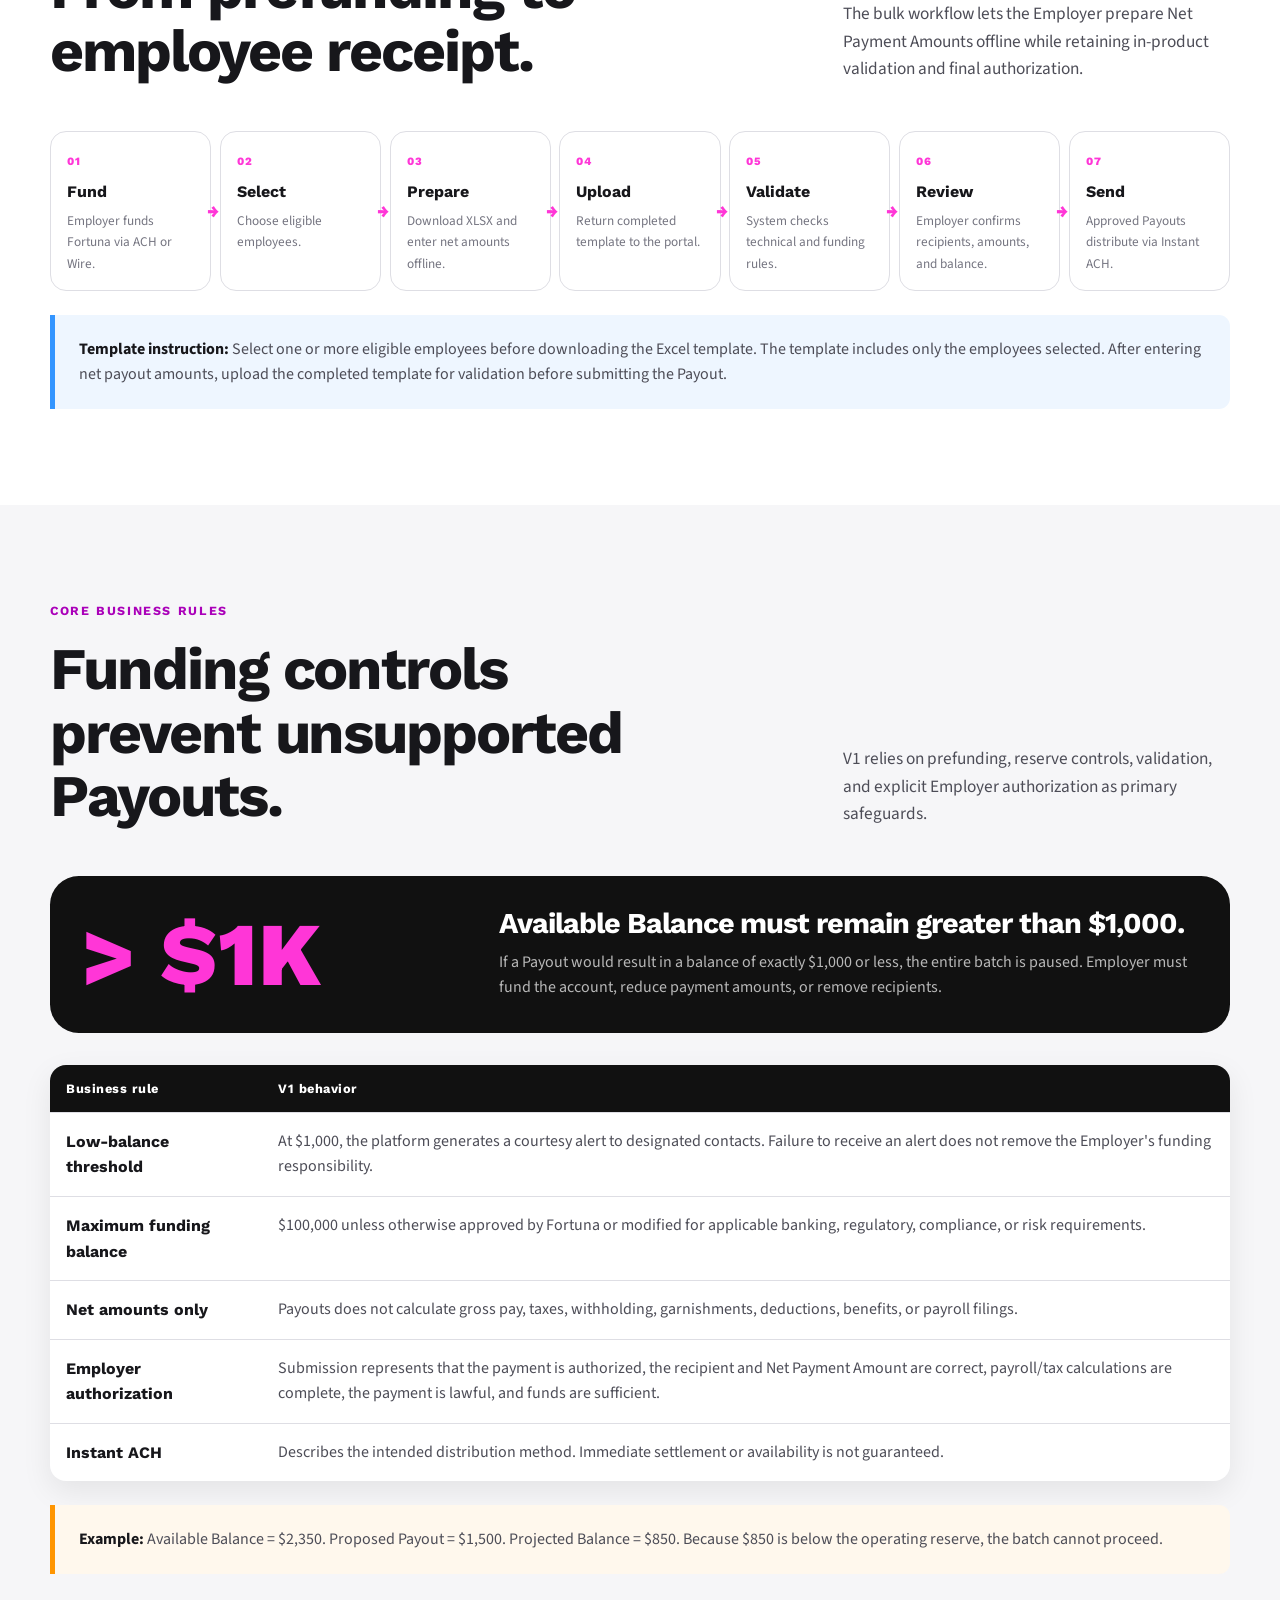
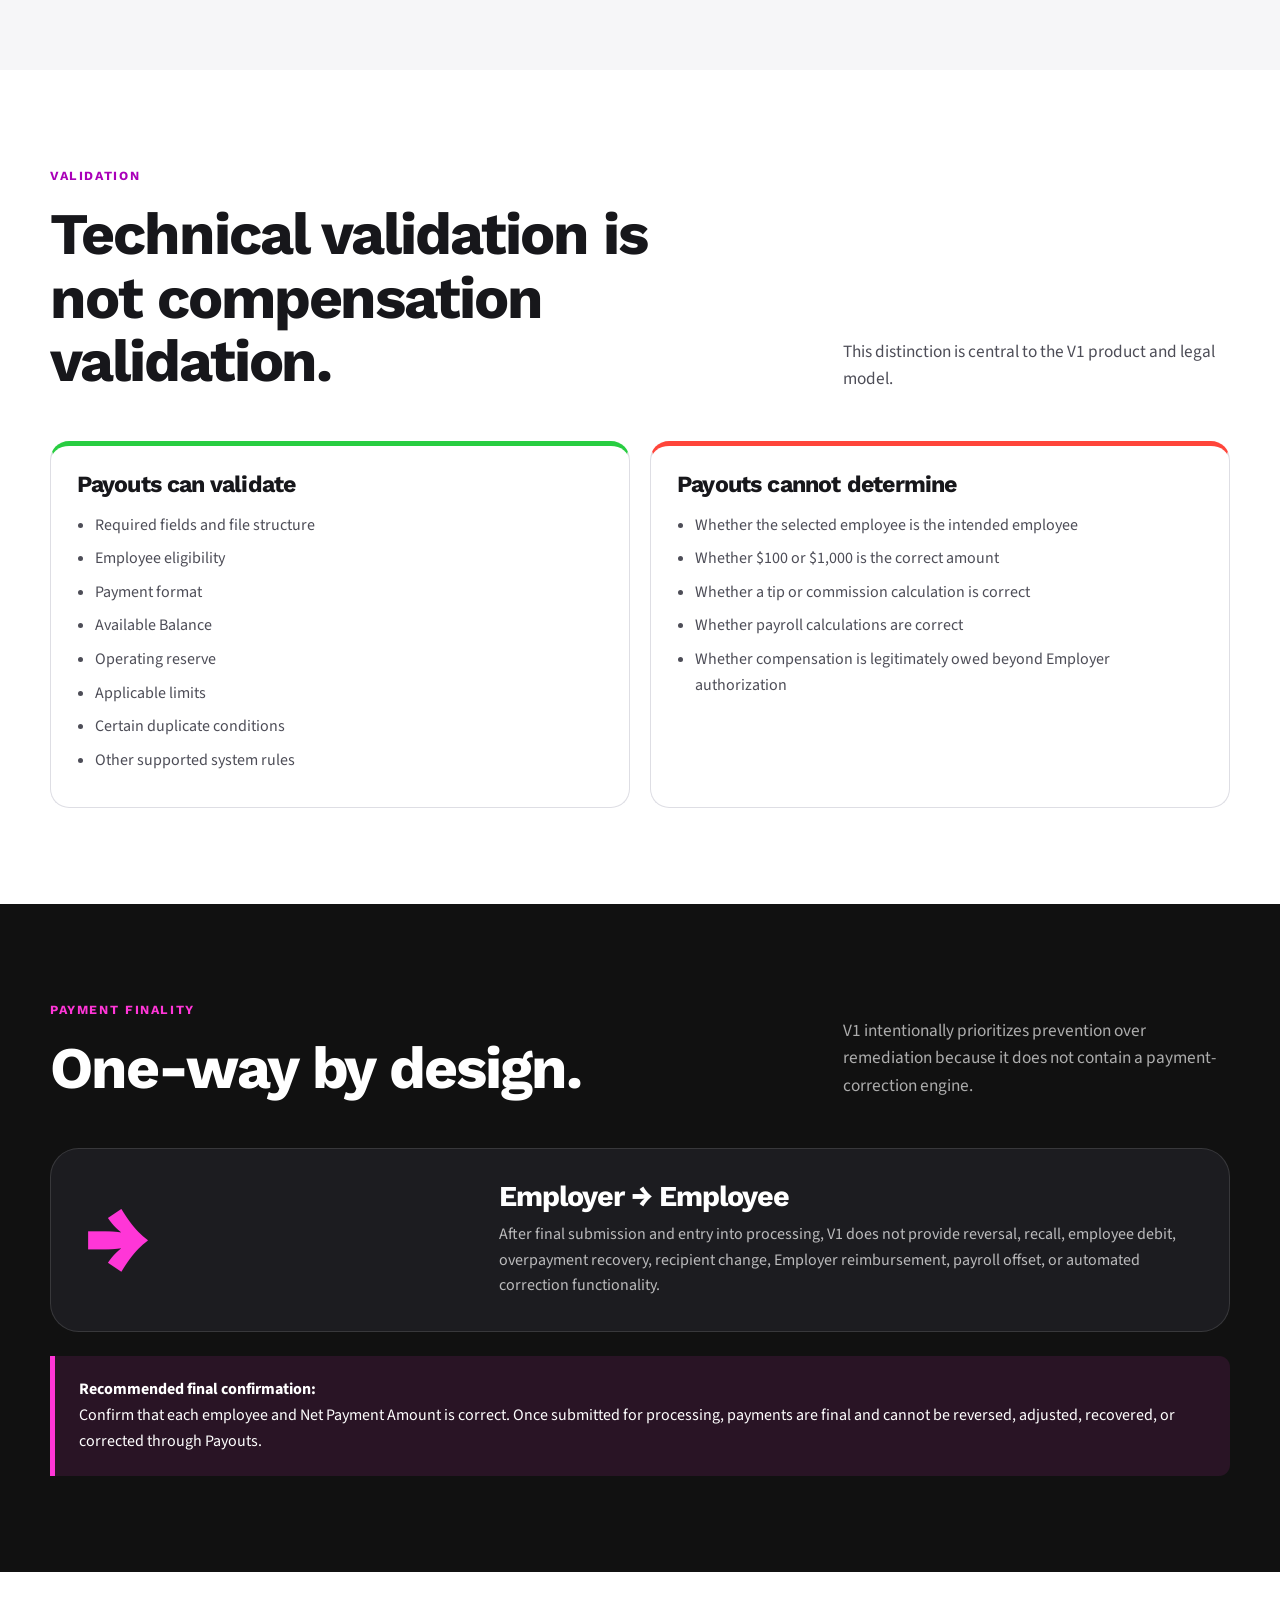
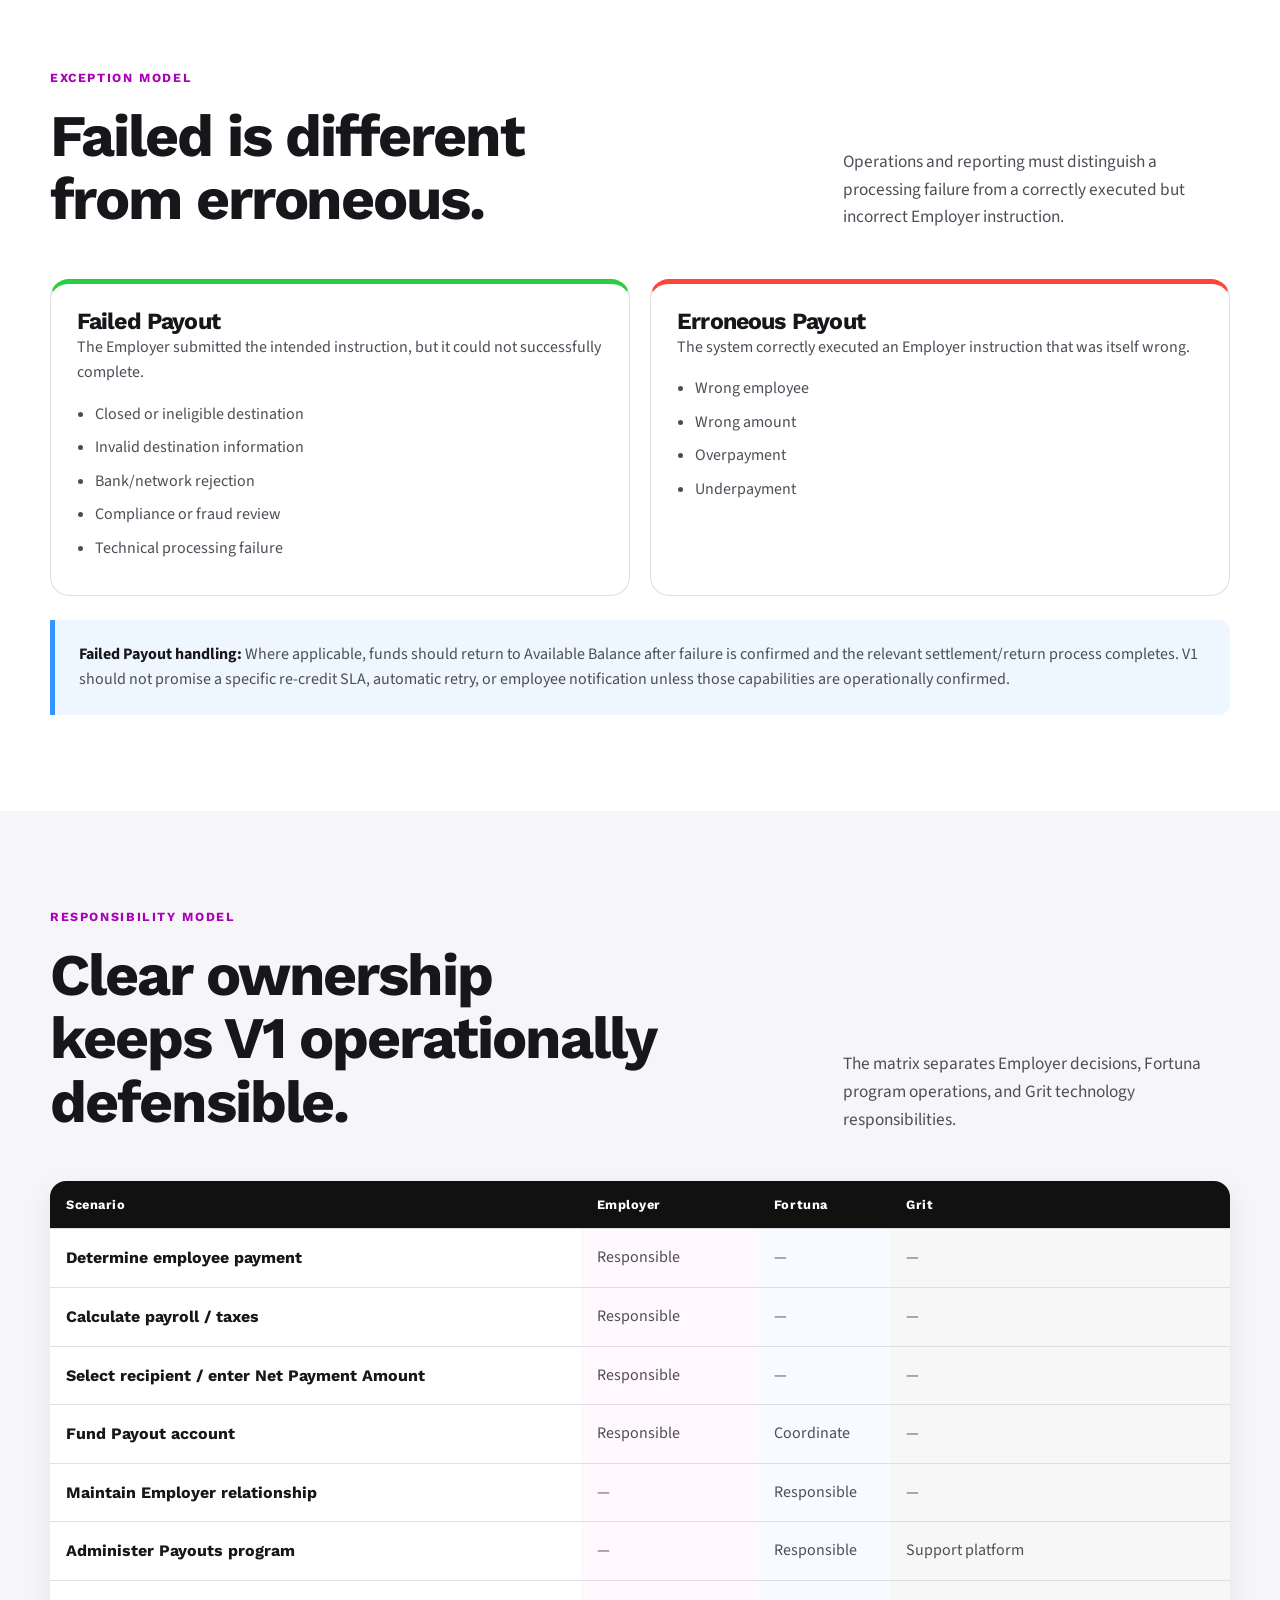
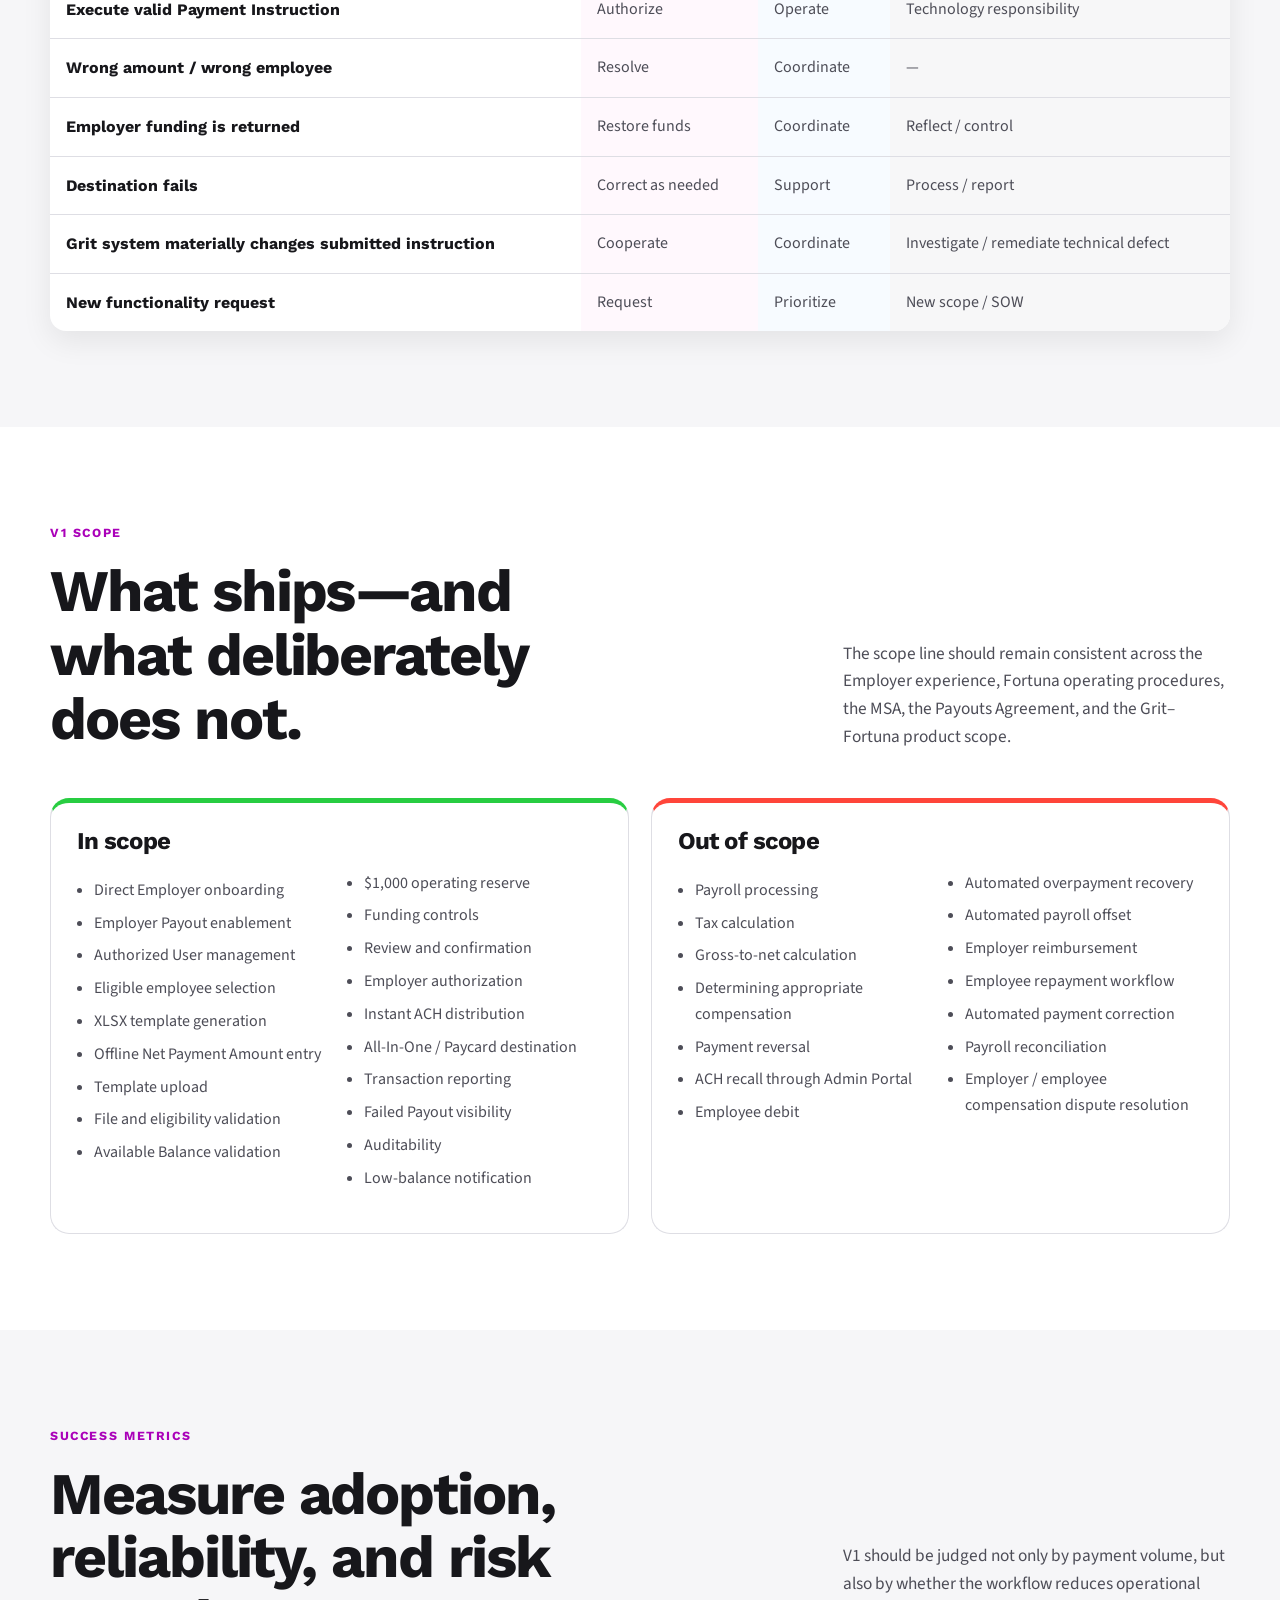
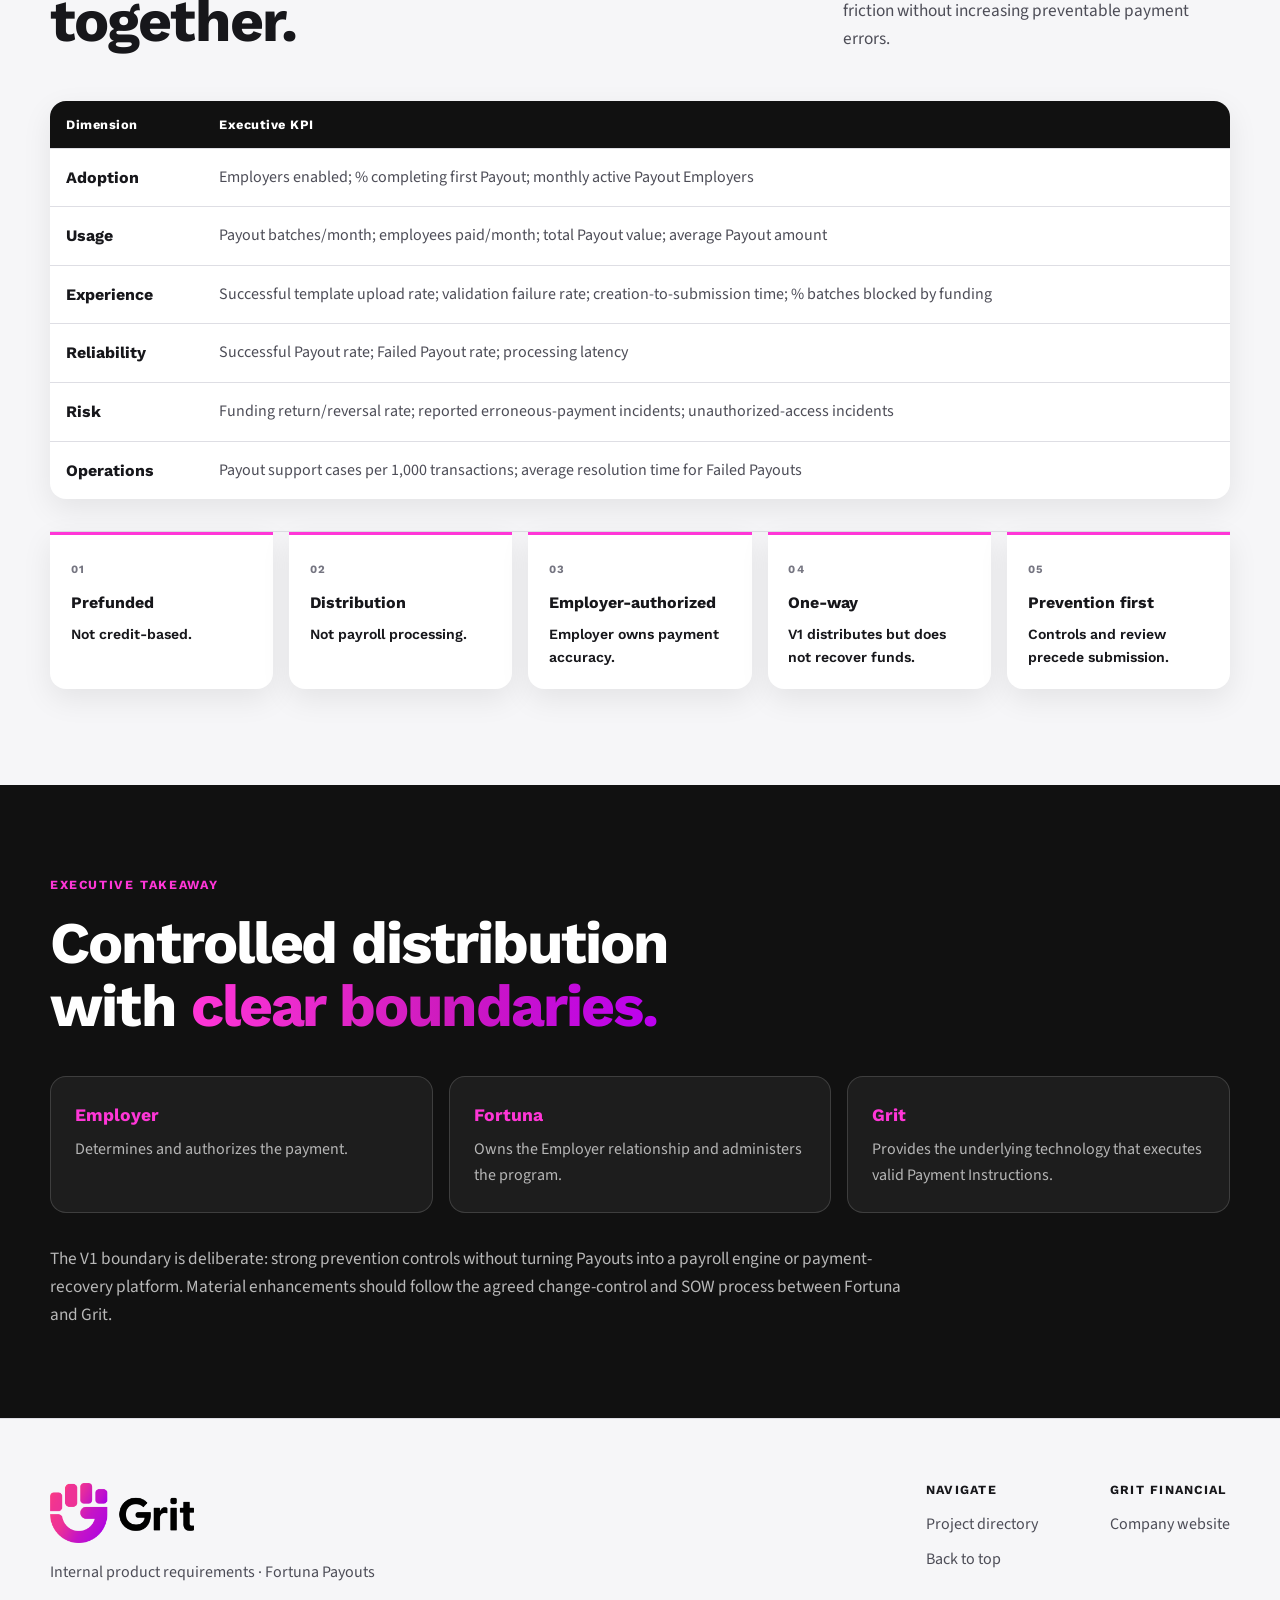
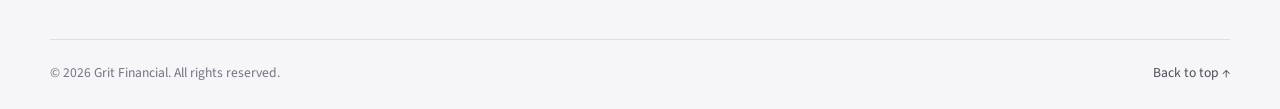
<file: payouts-prd.html>
<!doctype html>
<html lang="en">
<head>
  <meta charset="utf-8">
  <meta name="viewport" content="width=device-width, initial-scale=1">
  <meta name="description" content="Executive product requirements for Fortuna Payouts, a prefunded employer-to-employee supplemental compensation capability powered by Grit.">
  <meta name="theme-color" content="#111111">
  <title>Fortuna Payouts PRD | Grit Financial</title>

  <link rel="icon" type="image/png" href="assets/Grit_FavIcon.png">
  <link rel="preconnect" href="https://fonts.googleapis.com">
  <link rel="preconnect" href="https://fonts.gstatic.com" crossorigin>
  <link href="https://fonts.googleapis.com/css2?family=Source+Sans+3:wght@400;500;600;700&family=Work+Sans:wght@500;600;700;800&display=swap" rel="stylesheet">
  <link rel="stylesheet" href="style.css">

  <style>
    :root{
      --payout-green:#28cd41;
      --payout-orange:#ff9500;
      --payout-red:#ff453a;
    }

    .prd-hero{
      position:relative;
      overflow:hidden;
      padding-top:5.75rem;
      color:var(--color-white);
      background:var(--color-black);
      isolation:isolate;
    }
    .prd-hero::before{
      content:"";
      position:absolute;inset:0;z-index:-2;
      opacity:.24;
      background-image:
        linear-gradient(rgba(255,255,255,.05) 1px,transparent 1px),
        linear-gradient(90deg,rgba(255,255,255,.05) 1px,transparent 1px);
      background-size:4rem 4rem;
      mask-image:linear-gradient(to right,black 0%,transparent 88%);
    }
    .prd-hero::after{
      content:"";position:absolute;width:42rem;height:42rem;right:-16rem;top:4rem;z-index:-1;
      border-radius:50%;
      background:radial-gradient(circle,rgba(255,54,215,.20),rgba(51,149,255,.08) 45%,transparent 70%);
      filter:blur(2px);
    }
    .prd-hero__inner{
      min-height:680px;
      display:grid;
      grid-template-columns:minmax(0,1.15fr) minmax(22rem,.68fr);
      align-items:center;
      gap:5rem;
      padding-block:clamp(5rem,9vw,8rem);
    }
    .prd-hero h1{max-width:9ch;color:#fff}
    .prd-hero__summary{
      max-width:43rem;margin-top:1.6rem;color:rgba(255,255,255,.72);
      font-size:clamp(1.08rem,1.5vw,1.3rem);line-height:1.65;
    }
    .prd-hero__actions{display:flex;gap:1rem;flex-wrap:wrap;margin-top:2.1rem}
    .prd-panel{
      padding:1.6rem;
      border:1px solid rgba(255,255,255,.16);
      background:rgba(255,255,255,.07);
      border-radius:var(--radius-large);
      box-shadow:0 35px 90px rgba(0,0,0,.3);
      backdrop-filter:blur(14px);
    }
    .prd-panel__label{
      color:var(--color-magenta);font-family:var(--font-display);font-size:.72rem;
      font-weight:700;letter-spacing:.13em;text-transform:uppercase;
    }
    .prd-panel h2{max-width:none;margin-top:.55rem;color:#fff;font-size:1.8rem}
    .snapshot-mini{display:grid;grid-template-columns:1fr 1fr;gap:.7rem;margin-top:1.35rem}
    .snapshot-mini div{padding:1rem;border-radius:1rem;background:rgba(255,255,255,.07)}
    .snapshot-mini strong{display:block;color:#fff;font:700 1.3rem var(--font-display)}
    .snapshot-mini span{display:block;margin-top:.25rem;color:rgba(255,255,255,.58);font-size:.78rem}
    .hero-rule{
      margin-top:1rem;padding:1rem;border-radius:1rem;
      color:#111;background:linear-gradient(100deg,var(--color-magenta),#f47be5);
      font-weight:700;
    }

    .anchor-nav{
      position:sticky;top:5.75rem;z-index:80;background:rgba(255,255,255,.96);
      border-bottom:1px solid var(--color-line);backdrop-filter:blur(14px);
    }
    .anchor-nav__inner{
      display:flex;gap:.35rem;overflow:auto;padding:.7rem 0;scrollbar-width:none;
    }
    .anchor-nav__inner::-webkit-scrollbar{display:none}
    .anchor-nav a{
      white-space:nowrap;padding:.55rem .8rem;border-radius:999px;text-decoration:none;
      color:var(--color-muted);font-family:var(--font-display);font-size:.78rem;font-weight:700;
    }
    .anchor-nav a:hover{color:var(--color-black);background:var(--color-soft)}

    .prd-section{padding-block:clamp(4.5rem,7.5vw,7rem)}
    .prd-section--soft{background:var(--color-soft)}
    .prd-section--dark{color:#fff;background:#111}
    .prd-section--dark h2,.prd-section--dark h3{color:#fff}
    .prd-section--dark .eyebrow{color:var(--color-magenta)}
    .section-intro{
      display:grid;grid-template-columns:minmax(0,1fr) minmax(18rem,.52fr);
      align-items:end;gap:3rem;margin-bottom:3rem;
    }
    .section-intro h2{max-width:16ch}
    .section-intro>p{font-size:1.08rem;color:var(--color-text)}
    .prd-section--dark .section-intro>p{color:rgba(255,255,255,.66)}

    .exec-grid{display:grid;grid-template-columns:repeat(4,1fr);gap:1rem}
    .exec-card{
      min-height:158px;padding:1.4rem;border:1px solid var(--color-line);border-radius:var(--radius-medium);
      background:#fff;
    }
    .exec-card__label{
      color:var(--color-muted);font-family:var(--font-display);font-size:.71rem;font-weight:700;
      letter-spacing:.1em;text-transform:uppercase;
    }
    .exec-card strong{display:block;margin-top:.65rem;color:var(--color-ink);font:700 1.45rem/1.15 var(--font-display)}
    .exec-card p{margin-top:.55rem;font-size:.92rem;color:var(--color-text)}

    .flow{
      display:grid;grid-template-columns:repeat(7,1fr);gap:.55rem;margin-top:2.5rem;
    }
    .flow-step{
      position:relative;min-height:132px;padding:1rem;border:1px solid var(--color-line);
      border-radius:1rem;background:#fff;
    }
    .flow-step::after{
      content:"→";position:absolute;right:-.55rem;top:50%;z-index:2;transform:translateY(-50%);
      color:var(--color-magenta);font:800 1rem var(--font-display);
    }
    .flow-step:last-child::after{display:none}
    .flow-step span{color:var(--color-magenta);font:800 .7rem var(--font-display);letter-spacing:.08em}
    .flow-step strong{display:block;margin-top:.35rem;color:var(--color-ink);font-family:var(--font-display)}
    .flow-step p{margin-top:.35rem;font-size:.83rem;color:var(--color-muted)}

    .rule-band{
      display:grid;grid-template-columns:minmax(0,.55fr) minmax(0,1fr);gap:2rem;align-items:center;
      margin-top:2.5rem;padding:2rem;border-radius:var(--radius-large);background:#111;color:#fff;
    }
    .rule-number{font:800 clamp(3rem,7vw,6rem)/1 var(--font-display);color:var(--color-magenta)}
    .rule-copy h3{color:#fff;font-size:1.8rem}
    .rule-copy p{margin-top:.65rem;color:rgba(255,255,255,.7)}

    .compare-grid{display:grid;grid-template-columns:1fr 1fr;gap:1.3rem;margin-top:2rem}
    .compare-card{padding:1.6rem;border-radius:var(--radius-medium);border:1px solid var(--color-line);background:#fff}
    .compare-card h3{font-size:1.45rem}
    .compare-card ul{padding-left:1.15rem;margin-bottom:0}
    .compare-card li{margin:.5rem 0}
    .compare-card--yes{border-top:5px solid var(--payout-green)}
    .compare-card--no{border-top:5px solid var(--payout-red)}

    .callout{
      margin-top:1.5rem;padding:1.35rem 1.5rem;border-left:5px solid var(--color-magenta);
      border-radius:0 var(--radius-small) var(--radius-small) 0;background:#fff4fd;
    }
    .callout strong{color:var(--color-ink)}
    .callout--blue{border-left-color:var(--color-blue);background:var(--color-soft-blue)}
    .callout--warning{border-left-color:var(--payout-orange);background:#fff8ed}

    .data-table{width:100%;border-collapse:collapse;margin-top:2rem;background:#fff;border-radius:1rem;overflow:hidden;box-shadow:var(--shadow-small)}
    .data-table th,.data-table td{padding:1rem;border-bottom:1px solid var(--color-line);text-align:left;vertical-align:top}
    .data-table th{color:#fff;background:#111;font:700 .8rem var(--font-display);letter-spacing:.04em}
    .data-table tr:last-child td{border-bottom:0}
    .data-table td:first-child{font-family:var(--font-display);font-weight:700;color:var(--color-ink)}

    .responsibility-table td:nth-child(2){background:#fff8fd}
    .responsibility-table td:nth-child(3){background:#f7fbff}
    .responsibility-table td:nth-child(4){background:#f7f7f8}

    .scope-grid{display:grid;grid-template-columns:1fr 1fr;gap:1.4rem;margin-top:2rem}
    .scope-card{padding:1.6rem;border-radius:var(--radius-medium);background:#fff;border:1px solid var(--color-line)}
    .scope-card h3{font-size:1.5rem}
    .scope-card ul{columns:2;column-gap:2rem;padding-left:1.1rem}
    .scope-card li{margin:.45rem 0;break-inside:avoid}
    .scope-card--in{border-top:5px solid var(--payout-green)}
    .scope-card--out{border-top:5px solid var(--payout-red)}

    .principles{display:grid;grid-template-columns:repeat(5,1fr);gap:1rem;margin-top:2rem}
    .principle{padding:1.3rem;border-top:3px solid var(--color-magenta);background:#fff;border-radius:0 0 1rem 1rem;box-shadow:var(--shadow-small)}
    .principle span{color:var(--color-muted);font:700 .7rem var(--font-display);letter-spacing:.1em}
    .principle strong{display:block;margin-top:.5rem;color:var(--color-ink);font-family:var(--font-display)}
    .principle p{margin-top:.5rem;font-size:.88rem}

    .takeaway{
      padding:clamp(4rem,7vw,7rem) 0;background:#111;color:#fff;
    }
    .takeaway h2{max-width:17ch;color:#fff}
    .takeaway .gradient-text{font-size:inherit}
    .takeaway-grid{display:grid;grid-template-columns:repeat(3,1fr);gap:1rem;margin-top:2.4rem}
    .takeaway-card{padding:1.5rem;border:1px solid rgba(255,255,255,.15);border-radius:1rem;background:rgba(255,255,255,.05)}
    .takeaway-card strong{display:block;color:var(--color-magenta);font-family:var(--font-display);font-size:1.1rem}
    .takeaway-card p{margin-top:.5rem;color:rgba(255,255,255,.68)}

    @media(max-width:980px){
      .prd-hero__inner,.section-intro,.rule-band{grid-template-columns:1fr}
      .prd-panel{max-width:650px}
      .exec-grid{grid-template-columns:repeat(2,1fr)}
      .flow{grid-template-columns:repeat(2,1fr)}
      .flow-step::after{display:none}
      .principles{grid-template-columns:repeat(2,1fr)}
      .scope-card ul{columns:1}
    }
    @media(max-width:700px){
      .prd-hero__inner{min-height:auto;gap:2rem}
      .exec-grid,.compare-grid,.scope-grid,.takeaway-grid,.principles{grid-template-columns:1fr}
      .flow{grid-template-columns:1fr}
      .snapshot-mini{grid-template-columns:1fr 1fr}
      .data-table{display:block;overflow:auto}
      .anchor-nav{top:5rem}
    }
    @media print{
      .site-header,.anchor-nav,.hero-actions,.site-footer{display:none!important}
      .prd-hero{padding-top:0}
      .prd-hero__inner{min-height:auto;padding-block:2rem}
      .prd-section{padding-block:2rem}
      .exec-card,.compare-card,.scope-card,.principle,.data-table{box-shadow:none}
    }
  </style>
</head>
<body>
  <a class="skip-link" href="#main-content">Skip to content</a>

  <header class="site-header" data-header>
    <div class="container header-inner">
      <a class="brand" href="index.html" aria-label="Back to Grit Financial project directory">
        <img class="brand-logo" src="assets/Grit_Logo_RGB.png" width="174" height="72" alt="Grit Financial">
      </a>
      <button class="nav-toggle" type="button" aria-label="Open navigation" aria-controls="primary-navigation" aria-expanded="false" data-nav-toggle>
        <span></span><span></span><span></span>
      </button>
      <nav class="primary-nav" id="primary-navigation" aria-label="Primary navigation" data-nav>
        <a href="index.html">All projects</a>
        <a href="#snapshot">Snapshot</a>
        <a href="#journey">Journey</a>
        <a href="#rules">Rules</a>
        <a href="#scope">Scope</a>
        <button class="button button--dark button--small" type="button" onclick="window.print()">Print / PDF</button>
      </nav>
    </div>
  </header>

  <main id="main-content">
    <section class="prd-hero" id="top">
      <div class="container prd-hero__inner">
        <div>
          <p class="eyebrow eyebrow--light">Grit Financial · Product requirements</p>
          <h1>Fortuna <span class="gradient-text">Payouts.</span></h1>
          <p class="prd-hero__summary">A controlled, prefunded way for Employers to distribute supplemental compensation directly to eligible employees' All-In-One Accounts and Paycards.</p>
          <div class="prd-hero__actions">
            <a class="button button--accent" href="#snapshot">Read executive snapshot ↓</a>
            <a class="text-link text-link--light" href="#scope">View V1 scope <span>↘</span></a>
          </div>
        </div>
        <aside class="prd-panel">
          <span class="prd-panel__label">V1 · Current scope</span>
          <h2>Built for direct Fortuna → Employer relationships.</h2>
          <div class="snapshot-mini">
            <div><strong>ACH / Wire</strong><span>Employer funding</span></div>
            <div><strong>Instant ACH</strong><span>Employee distribution</span></div>
            <div><strong>&gt; $1,000</strong><span>Required remaining balance</span></div>
            <div><strong>$100K</strong><span>Standard max funding balance</span></div>
          </div>
          <div class="hero-rule">One-way by design: Employer → Employee.</div>
        </aside>
      </div>
    </section>

    <nav class="anchor-nav" aria-label="PRD sections">
      <div class="container anchor-nav__inner">
        <a href="#snapshot">Executive snapshot</a>
        <a href="#problem">Problem</a>
        <a href="#model">Operating model</a>
        <a href="#journey">Journey</a>
        <a href="#rules">Business rules</a>
        <a href="#validation">Validation</a>
        <a href="#finality">Finality</a>
        <a href="#exceptions">Exceptions</a>
        <a href="#responsibility">Responsibilities</a>
        <a href="#scope">V1 scope</a>
        <a href="#metrics">Metrics</a>
      </div>
    </nav>

    <section class="prd-section" id="snapshot">
      <div class="container">
        <div class="section-intro">
          <div><p class="eyebrow">Executive snapshot</p><h2>The product in one minute.</h2></div>
          <p>Payouts is a supplemental compensation distribution capability—not a payroll engine and not a payment-recovery product.</p>
        </div>
        <div class="exec-grid">
          <article class="exec-card"><span class="exec-card__label">Commercial model</span><strong>Fortuna contracts directly with Employer</strong><p>MSA governs the relationship; Payouts Agreement governs product-specific obligations.</p></article>
          <article class="exec-card"><span class="exec-card__label">Payment type</span><strong>Net compensation only</strong><p>Tips, bonuses, commissions, incentives, approved reimbursements and off-cycle payments.</p></article>
          <article class="exec-card"><span class="exec-card__label">Funding</span><strong>ACH / Wire</strong><p>Employers prefund before Payouts can be distributed.</p></article>
          <article class="exec-card"><span class="exec-card__label">Distribution</span><strong>Instant ACH</strong><p>To eligible All-In-One Accounts or Paycards; timing is not guaranteed.</p></article>
          <article class="exec-card"><span class="exec-card__label">Reserve floor</span><strong>Balance must remain &gt; $1,000</strong><p>If projected balance is $1,000 or less, the batch is paused.</p></article>
          <article class="exec-card"><span class="exec-card__label">Maximum balance</span><strong>$100,000 standard</strong><p>Unless otherwise approved or changed for banking, regulatory, compliance, or risk requirements.</p></article>
          <article class="exec-card"><span class="exec-card__label">Accuracy</span><strong>Employer responsibility</strong><p>The platform cannot determine whether the compensation amount itself is correct.</p></article>
          <article class="exec-card"><span class="exec-card__label">Finality</span><strong>No reversal in V1</strong><p>Submitted Payouts are one-way and do not include recovery or correction tooling.</p></article>
        </div>
      </div>
    </section>

    <section class="prd-section prd-section--soft" id="problem">
      <div class="container">
        <div class="section-intro">
          <div><p class="eyebrow">Product problem</p><h2>Supplemental pay needs a controlled distribution path.</h2></div>
          <p>Employers need a simple way to move compensation outside their normal payroll cycle without making Fortuna responsible for compensation calculations or tax treatment.</p>
        </div>
        <div class="exec-grid">
          <article class="exec-card"><span class="exec-card__label">Use case</span><strong>Tips</strong></article>
          <article class="exec-card"><span class="exec-card__label">Use case</span><strong>Bonuses</strong></article>
          <article class="exec-card"><span class="exec-card__label">Use case</span><strong>Commissions & incentives</strong></article>
          <article class="exec-card"><span class="exec-card__label">Use case</span><strong>Approved reimbursements & off-cycle pay</strong></article>
        </div>
        <div class="callout"><strong>Product boundary:</strong> Payouts provides controlled payment distribution. Employer remains responsible for payroll, tax, employee eligibility, payment authorization, recipient selection, and payment accuracy.</div>
      </div>
    </section>

    <section class="prd-section prd-section--dark" id="model">
      <div class="container">
        <div class="section-intro">
          <div><p class="eyebrow">Operating model</p><h2>Three parties. Three clear responsibilities.</h2></div>
          <p>The V1 model intentionally separates compensation decisions, program administration, and technology execution.</p>
        </div>
        <div class="takeaway-grid">
          <article class="takeaway-card"><strong>Employer</strong><p>Determines who is paid and how much. Owns payroll, taxes, eligibility, authorization, and business accuracy.</p></article>
          <article class="takeaway-card"><strong>Fortuna</strong><p>Owns the Employer relationship, onboarding, program administration, funding coordination, and operational support.</p></article>
          <article class="takeaway-card"><strong>Grit</strong><p>Provides the underlying technology and executes valid Payment Instructions within the agreed product scope.</p></article>
        </div>
      </div>
    </section>

    <section class="prd-section" id="journey">
      <div class="container">
        <div class="section-intro">
          <div><p class="eyebrow">End-to-end journey</p><h2>From prefunding to employee receipt.</h2></div>
          <p>The bulk workflow lets the Employer prepare Net Payment Amounts offline while retaining in-product validation and final authorization.</p>
        </div>
        <div class="flow">
          <div class="flow-step"><span>01</span><strong>Fund</strong><p>Employer funds Fortuna via ACH or Wire.</p></div>
          <div class="flow-step"><span>02</span><strong>Select</strong><p>Choose eligible employees.</p></div>
          <div class="flow-step"><span>03</span><strong>Prepare</strong><p>Download XLSX and enter net amounts offline.</p></div>
          <div class="flow-step"><span>04</span><strong>Upload</strong><p>Return completed template to the portal.</p></div>
          <div class="flow-step"><span>05</span><strong>Validate</strong><p>System checks technical and funding rules.</p></div>
          <div class="flow-step"><span>06</span><strong>Review</strong><p>Employer confirms recipients, amounts, and balance.</p></div>
          <div class="flow-step"><span>07</span><strong>Send</strong><p>Approved Payouts distribute via Instant ACH.</p></div>
        </div>
        <div class="callout callout--blue"><strong>Template instruction:</strong> Select one or more eligible employees before downloading the Excel template. The template includes only the employees selected. After entering net payout amounts, upload the completed template for validation before submitting the Payout.</div>
      </div>
    </section>

    <section class="prd-section prd-section--soft" id="rules">
      <div class="container">
        <div class="section-intro">
          <div><p class="eyebrow">Core business rules</p><h2>Funding controls prevent unsupported Payouts.</h2></div>
          <p>V1 relies on prefunding, reserve controls, validation, and explicit Employer authorization as primary safeguards.</p>
        </div>

        <div class="rule-band">
          <div class="rule-number">&gt; $1K</div>
          <div class="rule-copy"><h3>Available Balance must remain greater than $1,000.</h3><p>If a Payout would result in a balance of exactly $1,000 or less, the entire batch is paused. Employer must fund the account, reduce payment amounts, or remove recipients.</p></div>
        </div>

        <table class="data-table">
          <thead><tr><th>Business rule</th><th>V1 behavior</th></tr></thead>
          <tbody>
            <tr><td>Low-balance threshold</td><td>At $1,000, the platform generates a courtesy alert to designated contacts. Failure to receive an alert does not remove the Employer's funding responsibility.</td></tr>
            <tr><td>Maximum funding balance</td><td>$100,000 unless otherwise approved by Fortuna or modified for applicable banking, regulatory, compliance, or risk requirements.</td></tr>
            <tr><td>Net amounts only</td><td>Payouts does not calculate gross pay, taxes, withholding, garnishments, deductions, benefits, or payroll filings.</td></tr>
            <tr><td>Employer authorization</td><td>Submission represents that the payment is authorized, the recipient and Net Payment Amount are correct, payroll/tax calculations are complete, the payment is lawful, and funds are sufficient.</td></tr>
            <tr><td>Instant ACH</td><td>Describes the intended distribution method. Immediate settlement or availability is not guaranteed.</td></tr>
          </tbody>
        </table>

        <div class="callout callout--warning"><strong>Example:</strong> Available Balance = $2,350. Proposed Payout = $1,500. Projected Balance = $850. Because $850 is below the operating reserve, the batch cannot proceed.</div>
      </div>
    </section>

    <section class="prd-section" id="validation">
      <div class="container">
        <div class="section-intro">
          <div><p class="eyebrow">Validation</p><h2>Technical validation is not compensation validation.</h2></div>
          <p>This distinction is central to the V1 product and legal model.</p>
        </div>
        <div class="compare-grid">
          <article class="compare-card compare-card--yes">
            <h3>Payouts can validate</h3>
            <ul>
              <li>Required fields and file structure</li>
              <li>Employee eligibility</li>
              <li>Payment format</li>
              <li>Available Balance</li>
              <li>Operating reserve</li>
              <li>Applicable limits</li>
              <li>Certain duplicate conditions</li>
              <li>Other supported system rules</li>
            </ul>
          </article>
          <article class="compare-card compare-card--no">
            <h3>Payouts cannot determine</h3>
            <ul>
              <li>Whether the selected employee is the intended employee</li>
              <li>Whether $100 or $1,000 is the correct amount</li>
              <li>Whether a tip or commission calculation is correct</li>
              <li>Whether payroll calculations are correct</li>
              <li>Whether compensation is legitimately owed beyond Employer authorization</li>
            </ul>
          </article>
        </div>
      </div>
    </section>

    <section class="prd-section prd-section--dark" id="finality">
      <div class="container">
        <div class="section-intro">
          <div><p class="eyebrow">Payment finality</p><h2>One-way by design.</h2></div>
          <p>V1 intentionally prioritizes prevention over remediation because it does not contain a payment-correction engine.</p>
        </div>
        <div class="rule-band" style="background:#1c1c20;border:1px solid rgba(255,255,255,.12)">
          <div class="rule-number">→</div>
          <div class="rule-copy"><h3>Employer → Employee</h3><p>After final submission and entry into processing, V1 does not provide reversal, recall, employee debit, overpayment recovery, recipient change, Employer reimbursement, payroll offset, or automated correction functionality.</p></div>
        </div>
        <div class="callout" style="background:rgba(255,54,215,.1);color:#fff;border-left-color:#ff36d7"><strong style="color:#fff">Recommended final confirmation:</strong><br>Confirm that each employee and Net Payment Amount is correct. Once submitted for processing, payments are final and cannot be reversed, adjusted, recovered, or corrected through Payouts.</div>
      </div>
    </section>

    <section class="prd-section" id="exceptions">
      <div class="container">
        <div class="section-intro">
          <div><p class="eyebrow">Exception model</p><h2>Failed is different from erroneous.</h2></div>
          <p>Operations and reporting must distinguish a processing failure from a correctly executed but incorrect Employer instruction.</p>
        </div>
        <div class="compare-grid">
          <article class="compare-card compare-card--yes">
            <h3>Failed Payout</h3>
            <p>The Employer submitted the intended instruction, but it could not successfully complete.</p>
            <ul><li>Closed or ineligible destination</li><li>Invalid destination information</li><li>Bank/network rejection</li><li>Compliance or fraud review</li><li>Technical processing failure</li></ul>
          </article>
          <article class="compare-card compare-card--no">
            <h3>Erroneous Payout</h3>
            <p>The system correctly executed an Employer instruction that was itself wrong.</p>
            <ul><li>Wrong employee</li><li>Wrong amount</li><li>Overpayment</li><li>Underpayment</li></ul>
          </article>
        </div>
        <div class="callout callout--blue"><strong>Failed Payout handling:</strong> Where applicable, funds should return to Available Balance after failure is confirmed and the relevant settlement/return process completes. V1 should not promise a specific re-credit SLA, automatic retry, or employee notification unless those capabilities are operationally confirmed.</div>
      </div>
    </section>

    <section class="prd-section prd-section--soft" id="responsibility">
      <div class="container">
        <div class="section-intro">
          <div><p class="eyebrow">Responsibility model</p><h2>Clear ownership keeps V1 operationally defensible.</h2></div>
          <p>The matrix separates Employer decisions, Fortuna program operations, and Grit technology responsibilities.</p>
        </div>
        <table class="data-table responsibility-table">
          <thead><tr><th>Scenario</th><th>Employer</th><th>Fortuna</th><th>Grit</th></tr></thead>
          <tbody>
            <tr><td>Determine employee payment</td><td>Responsible</td><td>—</td><td>—</td></tr>
            <tr><td>Calculate payroll / taxes</td><td>Responsible</td><td>—</td><td>—</td></tr>
            <tr><td>Select recipient / enter Net Payment Amount</td><td>Responsible</td><td>—</td><td>—</td></tr>
            <tr><td>Fund Payout account</td><td>Responsible</td><td>Coordinate</td><td>—</td></tr>
            <tr><td>Maintain Employer relationship</td><td>—</td><td>Responsible</td><td>—</td></tr>
            <tr><td>Administer Payouts program</td><td>—</td><td>Responsible</td><td>Support platform</td></tr>
            <tr><td>Execute valid Payment Instruction</td><td>Authorize</td><td>Operate</td><td>Technology responsibility</td></tr>
            <tr><td>Wrong amount / wrong employee</td><td>Resolve</td><td>Coordinate</td><td>—</td></tr>
            <tr><td>Employer funding is returned</td><td>Restore funds</td><td>Coordinate</td><td>Reflect / control</td></tr>
            <tr><td>Destination fails</td><td>Correct as needed</td><td>Support</td><td>Process / report</td></tr>
            <tr><td>Grit system materially changes submitted instruction</td><td>Cooperate</td><td>Coordinate</td><td>Investigate / remediate technical defect</td></tr>
            <tr><td>New functionality request</td><td>Request</td><td>Prioritize</td><td>New scope / SOW</td></tr>
          </tbody>
        </table>
      </div>
    </section>

    <section class="prd-section" id="scope">
      <div class="container">
        <div class="section-intro">
          <div><p class="eyebrow">V1 scope</p><h2>What ships—and what deliberately does not.</h2></div>
          <p>The scope line should remain consistent across the Employer experience, Fortuna operating procedures, the MSA, the Payouts Agreement, and the Grit–Fortuna product scope.</p>
        </div>
        <div class="scope-grid">
          <article class="scope-card scope-card--in">
            <h3>In scope</h3>
            <ul>
              <li>Direct Employer onboarding</li><li>Employer Payout enablement</li><li>Authorized User management</li><li>Eligible employee selection</li><li>XLSX template generation</li><li>Offline Net Payment Amount entry</li><li>Template upload</li><li>File and eligibility validation</li><li>Available Balance validation</li><li>$1,000 operating reserve</li><li>Funding controls</li><li>Review and confirmation</li><li>Employer authorization</li><li>Instant ACH distribution</li><li>All-In-One / Paycard destination</li><li>Transaction reporting</li><li>Failed Payout visibility</li><li>Auditability</li><li>Low-balance notification</li>
            </ul>
          </article>
          <article class="scope-card scope-card--out">
            <h3>Out of scope</h3>
            <ul>
              <li>Payroll processing</li><li>Tax calculation</li><li>Gross-to-net calculation</li><li>Determining appropriate compensation</li><li>Payment reversal</li><li>ACH recall through Admin Portal</li><li>Employee debit</li><li>Automated overpayment recovery</li><li>Automated payroll offset</li><li>Employer reimbursement</li><li>Employee repayment workflow</li><li>Automated payment correction</li><li>Payroll reconciliation</li><li>Employer / employee compensation dispute resolution</li>
            </ul>
          </article>
        </div>
      </div>
    </section>

    <section class="prd-section prd-section--soft" id="metrics">
      <div class="container">
        <div class="section-intro">
          <div><p class="eyebrow">Success metrics</p><h2>Measure adoption, reliability, and risk together.</h2></div>
          <p>V1 should be judged not only by payment volume, but also by whether the workflow reduces operational friction without increasing preventable payment errors.</p>
        </div>
        <table class="data-table">
          <thead><tr><th>Dimension</th><th>Executive KPI</th></tr></thead>
          <tbody>
            <tr><td>Adoption</td><td>Employers enabled; % completing first Payout; monthly active Payout Employers</td></tr>
            <tr><td>Usage</td><td>Payout batches/month; employees paid/month; total Payout value; average Payout amount</td></tr>
            <tr><td>Experience</td><td>Successful template upload rate; validation failure rate; creation-to-submission time; % batches blocked by funding</td></tr>
            <tr><td>Reliability</td><td>Successful Payout rate; Failed Payout rate; processing latency</td></tr>
            <tr><td>Risk</td><td>Funding return/reversal rate; reported erroneous-payment incidents; unauthorized-access incidents</td></tr>
            <tr><td>Operations</td><td>Payout support cases per 1,000 transactions; average resolution time for Failed Payouts</td></tr>
          </tbody>
        </table>

        <div class="principles">
          <article class="principle"><span>01</span><strong>Prefunded</strong><p>Not credit-based.</p></article>
          <article class="principle"><span>02</span><strong>Distribution</strong><p>Not payroll processing.</p></article>
          <article class="principle"><span>03</span><strong>Employer-authorized</strong><p>Employer owns payment accuracy.</p></article>
          <article class="principle"><span>04</span><strong>One-way</strong><p>V1 distributes but does not recover funds.</p></article>
          <article class="principle"><span>05</span><strong>Prevention first</strong><p>Controls and review precede submission.</p></article>
        </div>
      </div>
    </section>

    <section class="takeaway">
      <div class="container">
        <p class="eyebrow eyebrow--light">Executive takeaway</p>
        <h2>Controlled distribution with <span class="gradient-text">clear boundaries.</span></h2>
        <div class="takeaway-grid">
          <article class="takeaway-card"><strong>Employer</strong><p>Determines and authorizes the payment.</p></article>
          <article class="takeaway-card"><strong>Fortuna</strong><p>Owns the Employer relationship and administers the program.</p></article>
          <article class="takeaway-card"><strong>Grit</strong><p>Provides the underlying technology that executes valid Payment Instructions.</p></article>
        </div>
        <p style="max-width:54rem;margin-top:2rem;color:rgba(255,255,255,.7);font-size:1.08rem">The V1 boundary is deliberate: strong prevention controls without turning Payouts into a payroll engine or payment-recovery platform. Material enhancements should follow the agreed change-control and SOW process between Fortuna and Grit.</p>
      </div>
    </section>
  </main>

  <footer class="site-footer">
    <div class="container footer-grid">
      <div class="footer-brand">
        <img src="assets/Grit_Logo_RGB.png" width="156" height="65" alt="Grit Financial">
        <p>Internal product requirements · Fortuna Payouts</p>
      </div>
      <div class="footer-nav">
        <div><h2>Navigate</h2><a href="index.html">Project directory</a><a href="#top">Back to top</a></div>
        <div><h2>Grit Financial</h2><a href="https://gritfinancial.org" target="_blank" rel="noopener noreferrer">Company website</a></div>
      </div>
    </div>
    <div class="container footer-bottom"><p>&copy; <span data-current-year>2026</span> Grit Financial. All rights reserved.</p><a href="#top">Back to top ↑</a></div>
  </footer>

  <script>
    (() => {
      const body = document.body;
      const toggle = document.querySelector('[data-nav-toggle]');
      const nav = document.querySelector('[data-nav]');
      const header = document.querySelector('[data-header]');
      const year = document.querySelector('[data-current-year]');
      const closeNav = () => {
        if (!toggle || !nav) return;
        toggle.setAttribute('aria-expanded','false');
        toggle.setAttribute('aria-label','Open navigation');
        nav.classList.remove('is-open');
        body.classList.remove('nav-is-open');
      };
      if(toggle && nav){
        toggle.addEventListener('click',()=>{
          const open=toggle.getAttribute('aria-expanded')!=='true';
          toggle.setAttribute('aria-expanded',String(open));
          toggle.setAttribute('aria-label',open?'Close navigation':'Open navigation');
          nav.classList.toggle('is-open',open);
          body.classList.toggle('nav-is-open',open);
        });
        nav.querySelectorAll('a').forEach(a=>a.addEventListener('click',closeNav));
        document.addEventListener('keydown',e=>{if(e.key==='Escape')closeNav();});
      }
      const updateHeader=()=>header?.classList.toggle('is-scrolled',window.scrollY>12);
      updateHeader();
      window.addEventListener('scroll',updateHeader,{passive:true});
      if(year) year.textContent=String(new Date().getFullYear());
    })();
  </script>
</body>
</html>
</file>
<file: style.css>
/* ======================================================================
   GRIT FINANCIAL PORTFOLIO TEMPLATE
   Brand references:
   - Black:   #111111
   - Magenta: #FF36D7
   - Blue:    #3395FF
   - Display: Work Sans
   - Body:    Source Sans 3 (web equivalent of Source Sans Pro)
   ====================================================================== */

:root {
  --color-black: #111111;
  --color-white: #ffffff;
  --color-magenta: #ff36d7;
  --color-blue: #3395ff;
  --color-gradient-deep: #aa00b9;
  --color-gradient-mid: #cd1abe;
  --color-gradient-pink: #ee3296;

  --color-ink: #17171b;
  --color-text: #4d4d57;
  --color-muted: #757581;
  --color-line: #dedee4;
  --color-soft: #f6f6f8;
  --color-soft-blue: #eef6ff;

  --font-display: "Work Sans", Arial, sans-serif;
  --font-body: "Source Sans 3", "Source Sans Pro", Arial, sans-serif;

  --container: 1180px;
  --section-space: clamp(5rem, 9vw, 8.5rem);
  --radius-small: 0.7rem;
  --radius-medium: 1.2rem;
  --radius-large: 1.8rem;

  --shadow-small: 0 10px 30px rgba(17, 17, 17, 0.08);
  --shadow-medium: 0 28px 70px rgba(17, 17, 17, 0.14);
  --transition: 180ms ease;
}

/* Reset and base styles ------------------------------------------------ */
*,
*::before,
*::after {
  box-sizing: border-box;
}

html {
  scroll-behavior: smooth;
  scroll-padding-top: 7rem;
}

body {
  margin: 0;
  min-width: 320px;
  color: var(--color-text);
  background: var(--color-white);
  font-family: var(--font-body);
  font-size: 1rem;
  line-height: 1.6;
  text-rendering: optimizeLegibility;
  -webkit-font-smoothing: antialiased;
}

body.nav-is-open {
  overflow: hidden;
}

img,
picture,
svg,
video {
  display: block;
  max-width: 100%;
}

button,
input,
textarea,
select {
  font: inherit;
}

button,
a {
  -webkit-tap-highlight-color: transparent;
}

button {
  border: 0;
}

a {
  color: inherit;
}

p,
h1,
h2,
h3,
dl,
dd,
figure {
  margin: 0;
}

h1,
h2,
h3 {
  color: var(--color-ink);
  font-family: var(--font-display);
  line-height: 1.08;
  letter-spacing: -0.035em;
}

h1 {
  font-size: clamp(3.2rem, 7.4vw, 6.9rem);
  font-weight: 800;
}

h2 {
  max-width: 18ch;
  font-size: clamp(2.2rem, 4.6vw, 4.2rem);
  font-weight: 700;
}

h3 {
  font-size: clamp(1.45rem, 2.2vw, 2rem);
  font-weight: 700;
}

::selection {
  color: var(--color-black);
  background: var(--color-magenta);
}

:focus-visible {
  outline: 3px solid var(--color-blue);
  outline-offset: 4px;
}

[hidden] {
  display: none !important;
}

.container {
  width: min(calc(100% - 2rem), var(--container));
  margin-inline: auto;
}

.section {
  padding-block: var(--section-space);
}

.section--soft {
  background: var(--color-soft);
}

/* Accessibility ------------------------------------------------------- */
.skip-link {
  position: fixed;
  z-index: 1000;
  top: 0.75rem;
  left: 0.75rem;
  padding: 0.75rem 1rem;
  color: var(--color-white);
  background: var(--color-black);
  border-radius: 0.4rem;
  font-weight: 700;
  text-decoration: none;
  transform: translateY(-150%);
  transition: transform var(--transition);
}

.skip-link:focus {
  transform: translateY(0);
}

/* Header and navigation ---------------------------------------------- */
.site-header {
  position: fixed;
  z-index: 100;
  top: 0;
  left: 0;
  width: 100%;
  background: rgba(255, 255, 255, 0.94);
  border-bottom: 1px solid transparent;
  backdrop-filter: blur(16px);
  -webkit-backdrop-filter: blur(16px);
  transition:
    box-shadow var(--transition),
    border-color var(--transition);
}

.site-header.is-scrolled {
  border-color: rgba(17, 17, 17, 0.08);
  box-shadow: 0 8px 24px rgba(17, 17, 17, 0.06);
}

.header-inner {
  min-height: 5.75rem;
  display: flex;
  align-items: center;
  justify-content: space-between;
  gap: 2rem;
}

.brand {
  display: inline-flex;
  align-items: center;
  text-decoration: none;
}

.brand-logo {
  width: 9.8rem;
  height: auto;
}

.primary-nav {
  display: flex;
  align-items: center;
  gap: clamp(1.25rem, 3vw, 2.4rem);
}

.primary-nav > a:not(.button) {
  position: relative;
  color: var(--color-ink);
  font-family: var(--font-display);
  font-size: 0.92rem;
  font-weight: 600;
  text-decoration: none;
}

.primary-nav > a:not(.button)::after {
  content: "";
  position: absolute;
  right: 0;
  bottom: -0.45rem;
  left: 0;
  height: 2px;
  background: var(--color-magenta);
  transform: scaleX(0);
  transform-origin: right;
  transition: transform var(--transition);
}

.primary-nav > a:not(.button):hover::after,
.primary-nav > a:not(.button):focus-visible::after {
  transform: scaleX(1);
  transform-origin: left;
}

.nav-toggle {
  width: 2.9rem;
  height: 2.9rem;
  display: none;
  align-items: center;
  justify-content: center;
  flex-direction: column;
  gap: 0.3rem;
  padding: 0;
  color: var(--color-white);
  background: var(--color-black);
  border-radius: 50%;
  cursor: pointer;
}

.nav-toggle span {
  width: 1.12rem;
  height: 2px;
  background: currentColor;
  border-radius: 999px;
  transition:
    transform var(--transition),
    opacity var(--transition);
}

.nav-toggle[aria-expanded="true"] span:nth-child(1) {
  transform: translateY(0.4rem) rotate(45deg);
}

.nav-toggle[aria-expanded="true"] span:nth-child(2) {
  opacity: 0;
}

.nav-toggle[aria-expanded="true"] span:nth-child(3) {
  transform: translateY(-0.4rem) rotate(-45deg);
}

/* Buttons and links --------------------------------------------------- */
.button {
  min-height: 3.5rem;
  display: inline-flex;
  align-items: center;
  justify-content: center;
  gap: 0.65rem;
  padding: 0.85rem 1.35rem;
  border: 1px solid transparent;
  border-radius: 999px;
  font-family: var(--font-display);
  font-size: 0.92rem;
  font-weight: 700;
  line-height: 1;
  text-decoration: none;
  transition:
    color var(--transition),
    background-color var(--transition),
    border-color var(--transition),
    transform var(--transition),
    box-shadow var(--transition);
}

.button:hover {
  transform: translateY(-2px);
}

.button--small {
  min-height: 2.8rem;
  padding-inline: 1.2rem;
}

.button--dark {
  color: var(--color-white);
  background: var(--color-black);
}

.button--dark:hover {
  background: #2b2b31;
  box-shadow: 0 9px 24px rgba(17, 17, 17, 0.16);
}

.button--accent {
  color: var(--color-black);
  background: var(--color-magenta);
  box-shadow: 0 12px 34px rgba(255, 54, 215, 0.2);
}

.button--accent:hover {
  background: #ff68e2;
  box-shadow: 0 15px 38px rgba(255, 54, 215, 0.28);
}

.button--light {
  color: var(--color-black);
  background: var(--color-white);
}

.button--light:hover {
  background: var(--color-magenta);
}

.text-link,
.card-link {
  display: inline-flex;
  align-items: center;
  gap: 0.45rem;
  font-family: var(--font-display);
  font-weight: 700;
  text-decoration: none;
}

.text-link span,
.card-link span {
  transition: transform var(--transition);
}

.text-link:hover span,
.card-link:hover span {
  transform: translate(0.18rem, -0.18rem);
}

.text-link--light {
  color: rgba(255, 255, 255, 0.82);
}

/* Shared editorial elements ----------------------------------------- */
.eyebrow {
  margin-bottom: 1rem;
  color: var(--color-gradient-deep);
  font-family: var(--font-display);
  font-size: 0.78rem;
  font-weight: 700;
  letter-spacing: 0.13em;
  text-transform: uppercase;
}

.eyebrow--light {
  color: var(--color-magenta);
}

.gradient-text {
  display: inline-block;
  color: transparent;
  background: linear-gradient(
    90deg,
    var(--color-magenta) 0%,
    var(--color-gradient-mid) 55%,
    #bc00f0 100%
  );
  background-clip: text;
  -webkit-background-clip: text;
}

.section-heading {
  display: grid;
  grid-template-columns: minmax(0, 1.25fr) minmax(18rem, 0.55fr);
  align-items: end;
  gap: 3rem;
  margin-bottom: clamp(2.75rem, 5vw, 4.5rem);
}

.section-heading > p {
  max-width: 34rem;
  padding-bottom: 0.45rem;
  color: var(--color-text);
  font-size: 1.12rem;
}

/* Hero --------------------------------------------------------------- */
.hero {
  position: relative;
  overflow: hidden;
  padding-top: 5.75rem;
  color: var(--color-white);
  background: var(--color-black);
  isolation: isolate;
}

.hero::before {
  content: "";
  position: absolute;
  z-index: -2;
  inset: 0;
  opacity: 0.22;
  background-image:
    linear-gradient(rgba(255, 255, 255, 0.05) 1px, transparent 1px),
    linear-gradient(90deg, rgba(255, 255, 255, 0.05) 1px, transparent 1px);
  background-size: 4rem 4rem;
  mask-image: linear-gradient(to right, black 0%, transparent 80%);
  -webkit-mask-image: linear-gradient(to right, black 0%, transparent 80%);
}

.hero-grid {
  min-height: calc(100svh - 5.75rem);
  display: grid;
  grid-template-columns: minmax(0, 1fr) minmax(26rem, 0.9fr);
  align-items: center;
  gap: clamp(3.5rem, 7vw, 7.5rem);
  padding-block: clamp(4.5rem, 9vw, 8rem);
}

.hero-copy {
  position: relative;
  z-index: 2;
}

.hero h1 {
  color: var(--color-white);
}

.hero-summary {
  max-width: 41rem;
  margin-top: 1.7rem;
  color: rgba(255, 255, 255, 0.71);
  font-size: clamp(1.06rem, 1.6vw, 1.3rem);
  line-height: 1.62;
}

.hero-actions {
  display: flex;
  flex-wrap: wrap;
  align-items: center;
  gap: 1.3rem 1.7rem;
  margin-top: 2.3rem;
}

.hero-meta {
  display: grid;
  grid-template-columns: repeat(3, minmax(0, 1fr));
  gap: 1.2rem;
  margin-top: 4rem;
  padding-top: 1.55rem;
  border-top: 1px solid rgba(255, 255, 255, 0.15);
}

.hero-meta div {
  min-width: 0;
}

.hero-meta dt {
  margin-bottom: 0.2rem;
  color: rgba(255, 255, 255, 0.45);
  font-family: var(--font-display);
  font-size: 0.68rem;
  font-weight: 700;
  letter-spacing: 0.12em;
  text-transform: uppercase;
}

.hero-meta dd {
  color: rgba(255, 255, 255, 0.86);
  font-size: 0.93rem;
  font-weight: 600;
}

.hero-decoration {
  position: absolute;
  z-index: -1;
  border: 1px solid rgba(255, 255, 255, 0.12);
  border-radius: 50%;
  pointer-events: none;
}

.hero-decoration--one {
  width: 38rem;
  height: 20rem;
  top: 1rem;
  right: -12rem;
  transform: rotate(-18deg);
}

.hero-decoration--two {
  width: 52rem;
  height: 25rem;
  right: -17rem;
  bottom: -11rem;
  border-color: rgba(255, 54, 215, 0.24);
  transform: rotate(13deg);
}

/* Hero dashboard mockup --------------------------------------------- */
.hero-visual {
  position: relative;
  z-index: 2;
  width: min(100%, 36rem);
  justify-self: end;
}

.browser-frame {
  overflow: hidden;
  padding: 0.5rem;
  background: rgba(255, 255, 255, 0.08);
  border: 1px solid rgba(255, 255, 255, 0.2);
  border-radius: 1.45rem;
  box-shadow: 0 44px 100px rgba(0, 0, 0, 0.38);
  transform: perspective(1300px) rotateY(-5deg) rotateX(2deg);
}

.browser-bar {
  height: 2.8rem;
  display: flex;
  align-items: center;
  gap: 0.45rem;
  padding-inline: 0.75rem;
  color: rgba(255, 255, 255, 0.45);
}

.browser-bar > span {
  width: 0.58rem;
  height: 0.58rem;
  background: rgba(255, 255, 255, 0.2);
  border-radius: 50%;
}

.browser-bar > span:first-child {
  background: var(--color-magenta);
}

.browser-address {
  flex: 1;
  max-width: 14rem;
  margin-inline: auto;
  padding: 0.32rem 0.7rem;
  background: rgba(255, 255, 255, 0.08);
  border-radius: 999px;
  font-size: 0.58rem;
  text-align: center;
}

.dashboard-shell {
  min-height: 27rem;
  display: grid;
  grid-template-columns: 4.2rem 1fr;
  overflow: hidden;
  color: var(--color-black);
  background: #f7f7f9;
  border-radius: 1rem;
}

.mock-sidebar {
  display: flex;
  align-items: center;
  flex-direction: column;
  gap: 1.15rem;
  padding-block: 1.2rem;
  background: var(--color-black);
}

.mock-mark {
  width: 1.7rem;
  height: 1.7rem;
  margin-bottom: 1.3rem;
  background: var(--color-magenta);
  border-radius: 0.45rem 0.45rem 0.8rem 0.8rem;
}

.mock-nav-line {
  width: 1.4rem;
  height: 0.24rem;
  background: rgba(255, 255, 255, 0.24);
  border-radius: 999px;
}

.mock-nav-line--active {
  width: 1.75rem;
  background: var(--color-blue);
}

.mock-main {
  padding: 1.35rem;
}

.mock-topline {
  display: flex;
  align-items: center;
  justify-content: space-between;
}

.mock-topline > div {
  display: grid;
  gap: 0.42rem;
}

.mock-kicker,
.mock-title,
.mock-card-heading {
  display: block;
  background: #d9d9df;
  border-radius: 999px;
}

.mock-kicker {
  width: 4rem;
  height: 0.28rem;
}

.mock-title {
  width: 8.5rem;
  height: 0.6rem;
  background: var(--color-black);
}

.mock-avatar {
  width: 2rem;
  height: 2rem;
  background: var(--color-blue);
  border-radius: 50%;
}

.mock-metrics {
  display: grid;
  grid-template-columns: repeat(3, minmax(0, 1fr));
  gap: 0.75rem;
  margin-top: 1.4rem;
}

.mock-metric {
  min-height: 5.2rem;
  display: grid;
  align-content: center;
  gap: 0.45rem;
  padding: 0.9rem;
  background: var(--color-white);
  border: 1px solid #e6e6eb;
  border-radius: 0.75rem;
}

.mock-metric span {
  width: 45%;
  height: 0.25rem;
  background: #d7d7dd;
  border-radius: 999px;
}

.mock-metric strong {
  width: 65%;
  height: 0.65rem;
  background: var(--color-black);
  border-radius: 999px;
}

.mock-metric em {
  width: 32%;
  height: 0.22rem;
  background: var(--color-magenta);
  border-radius: 999px;
}

.mock-panels {
  display: grid;
  grid-template-columns: 1.35fr 0.8fr;
  gap: 0.75rem;
  margin-top: 0.75rem;
}

.mock-chart-card,
.mock-activity-card {
  min-height: 13rem;
  padding: 1rem;
  background: var(--color-white);
  border: 1px solid #e6e6eb;
  border-radius: 0.75rem;
}

.mock-card-heading {
  width: 5rem;
  height: 0.35rem;
}

.mock-chart {
  height: 8.8rem;
  display: flex;
  align-items: end;
  gap: 0.55rem;
  margin-top: 1.35rem;
  padding: 0.75rem 0.45rem 0;
  border-bottom: 1px solid #e4e4e9;
}

.mock-chart span {
  flex: 1;
  height: var(--bar-height);
  background: var(--color-blue);
  border-radius: 0.25rem 0.25rem 0 0;
}

.mock-chart span:nth-child(even) {
  background: var(--color-magenta);
}

.mock-activity-card {
  display: grid;
  align-content: start;
  gap: 1.05rem;
}

.mock-activity-row {
  display: grid;
  grid-template-columns: 1.1rem 1fr 1.4rem;
  align-items: center;
  gap: 0.5rem;
}

.mock-activity-row i {
  width: 1.1rem;
  height: 1.1rem;
  background: var(--color-soft-blue);
  border-radius: 50%;
}

.mock-activity-row span {
  height: 0.28rem;
  background: #d8d8de;
  border-radius: 999px;
}

.mock-activity-row b {
  height: 0.22rem;
  background: var(--color-magenta);
  border-radius: 999px;
}

.hero-visual figcaption {
  margin-top: 1.2rem;
  color: rgba(255, 255, 255, 0.45);
  font-family: var(--font-display);
  font-size: 0.72rem;
  letter-spacing: 0.08em;
  text-align: right;
  text-transform: uppercase;
}

/* Featured project grid --------------------------------------------- */
.project-grid {
  display: grid;
  grid-template-columns: repeat(2, minmax(0, 1fr));
  gap: clamp(1.4rem, 3vw, 2.2rem);
}

.project-card {
  overflow: hidden;
  background: var(--color-white);
  border: 1px solid var(--color-line);
  border-radius: var(--radius-large);
  transition:
    transform var(--transition),
    border-color var(--transition),
    box-shadow var(--transition);
}

.project-card:hover {
  border-color: rgba(17, 17, 17, 0.24);
  box-shadow: var(--shadow-medium);
  transform: translateY(-0.42rem);
}

.project-card__media {
  position: relative;
  min-height: clamp(17rem, 31vw, 23rem);
  overflow: hidden;
  border-bottom: 1px solid rgba(17, 17, 17, 0.08);
}

.media-label {
  position: absolute;
  z-index: 4;
  top: 1.2rem;
  left: 1.2rem;
  padding: 0.5rem 0.72rem;
  color: var(--color-white);
  background: rgba(17, 17, 17, 0.82);
  border: 1px solid rgba(255, 255, 255, 0.14);
  border-radius: 999px;
  font-family: var(--font-display);
  font-size: 0.64rem;
  font-weight: 700;
  letter-spacing: 0.08em;
  text-transform: uppercase;
  backdrop-filter: blur(10px);
}

.project-card__body {
  padding: clamp(1.45rem, 3vw, 2.1rem);
}

.project-card__meta {
  display: flex;
  flex-wrap: wrap;
  gap: 0.45rem 1rem;
  margin-bottom: 0.85rem;
  color: var(--color-muted);
  font-family: var(--font-display);
  font-size: 0.72rem;
  font-weight: 700;
  letter-spacing: 0.08em;
  text-transform: uppercase;
}

.project-card__meta span + span::before {
  content: "·";
  margin-right: 1rem;
}

.project-card__body p {
  max-width: 41rem;
  margin-top: 1rem;
  font-size: 1.04rem;
}

.card-link {
  margin-top: 1.5rem;
  color: var(--color-ink);
}

/* Project mockup: classification report ----------------------------- */
.project-card__media--classification {
  display: grid;
  place-items: center;
  background: #edf6ff;
}

.project-card__media--classification::before {
  content: "";
  position: absolute;
  width: 15rem;
  height: 15rem;
  top: -4rem;
  right: -3rem;
  background: rgba(51, 149, 255, 0.19);
  border-radius: 50%;
}

.report-window {
  position: relative;
  width: 78%;
  overflow: hidden;
  background: var(--color-white);
  border: 1px solid #d7e6f5;
  border-radius: 1rem;
  box-shadow: 0 28px 60px rgba(51, 149, 255, 0.17);
  transform: rotate(-2.5deg);
}

.report-window__top {
  height: 2.4rem;
  display: flex;
  align-items: center;
  justify-content: space-between;
  padding-inline: 1rem;
  background: var(--color-black);
}

.report-window__top span:first-child {
  width: 5.8rem;
  height: 0.33rem;
  background: var(--color-magenta);
  border-radius: 999px;
}

.report-window__top span:last-child {
  width: 1.4rem;
  height: 1.4rem;
  background: var(--color-blue);
  border-radius: 50%;
}

.report-window__content {
  display: grid;
  grid-template-columns: 0.7fr 1.3fr;
  align-items: end;
  gap: 1.25rem;
  padding: 1.4rem;
}

.report-stat {
  display: grid;
  gap: 0.2rem;
}

.report-stat strong {
  color: var(--color-black);
  font-family: var(--font-display);
  font-size: clamp(1.5rem, 4vw, 2.6rem);
  line-height: 1;
}

.report-stat span {
  color: var(--color-muted);
  font-size: 0.72rem;
}

.report-chart {
  height: 8rem;
  display: flex;
  align-items: end;
  gap: 0.55rem;
  padding: 0 0.4rem 0.3rem;
  border-bottom: 1px solid var(--color-line);
}

.report-chart i {
  flex: 1;
  height: var(--column);
  background: var(--color-blue);
  border-radius: 0.25rem 0.25rem 0 0;
}

.report-chart i:nth-child(4) {
  background: var(--color-magenta);
}

/* Project mockup: wage transfer research ---------------------------- */
.project-card__media--research {
  background: #fbeef9;
}

.phone-mockup {
  position: absolute;
  width: 13.2rem;
  height: 24rem;
  top: 12%;
  left: 50%;
  padding: 1.45rem 1.1rem;
  background: var(--color-white);
  border: 0.5rem solid var(--color-black);
  border-radius: 2.3rem;
  box-shadow: 0 28px 55px rgba(92, 0, 89, 0.18);
  transform: translateX(-50%) rotate(4deg);
}

.phone-speaker {
  width: 3.4rem;
  height: 0.32rem;
  margin: -0.6rem auto 1.4rem;
  background: #d8d8dd;
  border-radius: 999px;
}

.phone-balance {
  display: grid;
  gap: 0.2rem;
  color: var(--color-muted);
  font-size: 0.7rem;
  text-align: center;
}

.phone-balance strong {
  color: var(--color-black);
  font-family: var(--font-display);
  font-size: 1.6rem;
}

.phone-slider {
  position: relative;
  height: 0.45rem;
  margin-top: 2.2rem;
  background: #e2e2e8;
  border-radius: 999px;
}

.phone-slider::before {
  content: "";
  position: absolute;
  width: 58%;
  height: 100%;
  background: var(--color-magenta);
  border-radius: inherit;
}

.phone-slider i {
  position: absolute;
  z-index: 2;
  width: 1.35rem;
  height: 1.35rem;
  top: 50%;
  left: 58%;
  background: var(--color-black);
  border: 0.22rem solid var(--color-white);
  border-radius: 50%;
  box-shadow: 0 4px 10px rgba(17, 17, 17, 0.18);
  transform: translate(-50%, -50%);
}

.phone-value {
  display: flex;
  align-items: end;
  justify-content: space-between;
  margin-top: 2.1rem;
  color: var(--color-muted);
  font-size: 0.72rem;
}

.phone-value strong {
  color: var(--color-black);
  font-family: var(--font-display);
  font-size: 1.25rem;
}

.phone-button {
  height: 2.7rem;
  margin-top: 1.4rem;
  background: var(--color-black);
  border-radius: 999px;
}

.research-note {
  position: absolute;
  z-index: 3;
  padding: 0.7rem 0.9rem;
  color: var(--color-black);
  background: var(--color-white);
  border: 1px solid rgba(17, 17, 17, 0.1);
  border-radius: 0.65rem;
  box-shadow: var(--shadow-small);
  font-family: var(--font-display);
  font-size: 0.7rem;
  font-weight: 700;
}

.research-note--one {
  top: 30%;
  right: 7%;
  transform: rotate(-3deg);
}

.research-note--two {
  bottom: 13%;
  left: 7%;
  transform: rotate(2deg);
}

/* Project mockup: bulk enrollment ----------------------------------- */
.project-card__media--enrollment {
  display: grid;
  place-items: center;
  background: #f5f5f7;
}

.project-card__media--enrollment::before {
  content: "";
  position: absolute;
  width: 17rem;
  height: 17rem;
  left: -4rem;
  bottom: -6rem;
  background: rgba(255, 54, 215, 0.14);
  border-radius: 50%;
}

.enrollment-panel {
  position: relative;
  width: 80%;
  padding: 1.35rem;
  background: var(--color-white);
  border: 1px solid #ddddE3;
  border-radius: 1rem;
  box-shadow: 0 26px 58px rgba(17, 17, 17, 0.11);
  transform: rotate(1.6deg);
}

.enrollment-progress {
  display: grid;
  grid-template-columns: repeat(5, 1fr);
  gap: 0.42rem;
}

.enrollment-progress span {
  height: 0.28rem;
  background: #dedee4;
  border-radius: 999px;
}

.enrollment-progress .is-complete {
  background: var(--color-blue);
}

.enrollment-progress .is-current {
  background: var(--color-magenta);
}

.enrollment-title {
  width: 42%;
  height: 0.58rem;
  margin-block: 1.3rem 1.05rem;
  background: var(--color-black);
  border-radius: 999px;
}

.employee-row {
  display: grid;
  grid-template-columns: 1.65rem 1fr auto;
  align-items: center;
  gap: 0.72rem;
  padding-block: 0.72rem;
  border-top: 1px solid #e8e8ec;
}

.employee-row i {
  width: 1.65rem;
  height: 1.65rem;
  background: var(--color-soft-blue);
  border-radius: 50%;
}

.employee-row span {
  width: 60%;
  height: 0.33rem;
  background: #d5d5dc;
  border-radius: 999px;
}

.employee-row b {
  padding: 0.28rem 0.48rem;
  color: #166921;
  background: #eaf8ec;
  border-radius: 999px;
  font-size: 0.55rem;
}

.employee-row:nth-child(5) b {
  color: #81520b;
  background: #fff3df;
}

.enrollment-action {
  width: 38%;
  height: 2.2rem;
  margin: 1.1rem 0 0 auto;
  background: var(--color-black);
  border-radius: 999px;
}

/* Archive ------------------------------------------------------------ */
.archive-heading {
  display: flex;
  align-items: end;
  justify-content: space-between;
  gap: 3rem;
  margin-bottom: 3rem;
}

.filter-group {
  display: flex;
  flex-wrap: wrap;
  justify-content: flex-end;
  gap: 0.5rem;
}

.filter-button {
  padding: 0.62rem 0.9rem;
  color: var(--color-text);
  background: var(--color-white);
  border: 1px solid var(--color-line);
  border-radius: 999px;
  font-family: var(--font-display);
  font-size: 0.76rem;
  font-weight: 700;
  cursor: pointer;
  transition:
    color var(--transition),
    background-color var(--transition),
    border-color var(--transition);
}

.filter-button:hover,
.filter-button.is-active {
  color: var(--color-white);
  background: var(--color-black);
  border-color: var(--color-black);
}

.archive-list {
  border-top: 1px solid var(--color-line);
}

.archive-item {
  display: grid;
  grid-template-columns: 3rem minmax(0, 1fr) auto 3rem;
  align-items: center;
  gap: clamp(1rem, 3vw, 2rem);
  padding-block: 1.55rem;
  border-bottom: 1px solid var(--color-line);
  transition:
    background-color var(--transition),
    padding-inline var(--transition);
}

.archive-item:hover {
  padding-inline: 1rem;
  background: var(--color-white);
}

.archive-index,
.archive-year {
  color: var(--color-muted);
  font-family: var(--font-display);
  font-size: 0.72rem;
  font-weight: 700;
}

.archive-copy p {
  margin-bottom: 0.25rem;
  color: var(--color-gradient-deep);
  font-family: var(--font-display);
  font-size: 0.68rem;
  font-weight: 700;
  letter-spacing: 0.08em;
  text-transform: uppercase;
}

.archive-copy h3 {
  font-size: clamp(1.2rem, 2.2vw, 1.75rem);
}

.archive-item > a {
  width: 2.65rem;
  height: 2.65rem;
  display: grid;
  place-items: center;
  color: var(--color-white);
  background: var(--color-black);
  border-radius: 50%;
  text-decoration: none;
  transition:
    color var(--transition),
    background-color var(--transition),
    transform var(--transition);
}

.archive-item > a:hover {
  color: var(--color-black);
  background: var(--color-magenta);
  transform: rotate(8deg);
}

.archive-empty {
  padding: 2rem;
  color: var(--color-muted);
  background: var(--color-white);
  border: 1px dashed var(--color-line);
  border-radius: var(--radius-small);
  text-align: center;
}

/* About -------------------------------------------------------------- */
.about-grid {
  display: grid;
  grid-template-columns: minmax(0, 1fr) minmax(20rem, 0.8fr);
  gap: clamp(3rem, 8vw, 8rem);
}

.about-copy > p {
  max-width: 36rem;
  font-size: clamp(1.12rem, 2vw, 1.38rem);
}

.principles {
  margin-top: 2.7rem;
  border-top: 1px solid var(--color-line);
}

.principles > div {
  display: grid;
  grid-template-columns: 2.5rem 1fr;
  gap: 1rem;
  padding-block: 1.05rem;
  border-bottom: 1px solid var(--color-line);
}

.principles span {
  color: var(--color-gradient-deep);
  font-family: var(--font-display);
  font-size: 0.72rem;
  font-weight: 700;
}

.principles p {
  color: var(--color-ink);
  font-family: var(--font-display);
  font-weight: 600;
}

/* Contact ------------------------------------------------------------ */
.contact-section {
  padding-bottom: var(--section-space);
}

.contact-panel {
  position: relative;
  overflow: hidden;
  display: flex;
  align-items: end;
  justify-content: space-between;
  gap: 3rem;
  padding: clamp(2.2rem, 5vw, 4.4rem);
  color: var(--color-white);
  background: var(--color-black);
  border-radius: var(--radius-large);
  isolation: isolate;
}

.contact-panel::after {
  content: "";
  position: absolute;
  z-index: -1;
  width: 23rem;
  height: 23rem;
  right: -8rem;
  bottom: -12rem;
  border: 1px solid rgba(255, 54, 215, 0.4);
  border-radius: 50%;
  box-shadow:
    0 0 0 2.5rem rgba(255, 54, 215, 0.04),
    0 0 0 5rem rgba(51, 149, 255, 0.03);
}

.contact-panel h2 {
  max-width: 16ch;
  color: var(--color-white);
  font-size: clamp(2.2rem, 4.7vw, 4.5rem);
}

.contact-panel .button {
  flex: 0 0 auto;
}

/* Footer ------------------------------------------------------------- */
.site-footer {
  padding-block: 4rem 1.6rem;
  background: var(--color-soft);
  border-top: 1px solid var(--color-line);
}

.footer-grid {
  display: grid;
  grid-template-columns: 1fr auto;
  gap: 4rem;
}

.footer-brand img {
  width: 9rem;
  height: auto;
}

.footer-brand p {
  max-width: 24rem;
  margin-top: 1.1rem;
}

.footer-nav {
  display: grid;
  grid-template-columns: repeat(2, minmax(7rem, 1fr));
  gap: 4rem;
}

.footer-nav > div {
  display: grid;
  align-content: start;
  gap: 0.55rem;
}

.footer-nav h2 {
  margin-bottom: 0.45rem;
  font-size: 0.78rem;
  letter-spacing: 0.1em;
  text-transform: uppercase;
}

.footer-nav a,
.footer-bottom a {
  color: var(--color-text);
  text-decoration: none;
}

.footer-nav a:hover,
.footer-bottom a:hover {
  color: var(--color-gradient-deep);
}

.footer-bottom {
  display: flex;
  justify-content: space-between;
  gap: 2rem;
  margin-top: 3.3rem;
  padding-top: 1.4rem;
  border-top: 1px solid var(--color-line);
  color: var(--color-muted);
  font-size: 0.85rem;
}

/* Featured bulk-enrollment hero -------------------------------------- */
.hero-visual--bulk {
  width: min(100%, 39rem);
}

.bulk-hero-shell {
  min-height: 27rem;
  overflow: hidden;
  padding: 1.25rem;
  color: var(--color-black);
  background: #f7f7f9;
  border-radius: 1rem;
}

.bulk-hero-header {
  display: flex;
  align-items: center;
  justify-content: space-between;
  gap: 1rem;
}

.bulk-hero-header > div {
  display: grid;
  gap: 0.3rem;
}

.bulk-hero-header span {
  color: var(--color-gradient-deep);
  font-family: var(--font-display);
  font-size: 0.56rem;
  font-weight: 800;
  letter-spacing: 0.11em;
  text-transform: uppercase;
}

.bulk-hero-header strong {
  font-family: var(--font-display);
  font-size: 1.05rem;
  letter-spacing: -0.03em;
}

.bulk-hero-header > em {
  padding: 0.38rem 0.62rem;
  color: #155f9f;
  background: #e8f3ff;
  border-radius: 999px;
  font-size: 0.55rem;
  font-style: normal;
  font-weight: 800;
}

.bulk-hero-steps {
  display: grid;
  grid-template-columns: repeat(7, minmax(0, 1fr));
  gap: 0.28rem;
  margin-top: 1.25rem;
}

.bulk-hero-step {
  position: relative;
  display: grid;
  justify-items: center;
  gap: 0.34rem;
  min-width: 0;
}

.bulk-hero-step:not(:last-child)::after {
  content: "";
  position: absolute;
  z-index: 0;
  width: calc(100% - 1rem);
  height: 2px;
  top: 0.7rem;
  left: calc(50% + 0.7rem);
  background: #d7d7df;
}

.bulk-hero-step b {
  position: relative;
  z-index: 1;
  width: 1.45rem;
  height: 1.45rem;
  display: grid;
  place-items: center;
  color: #777781;
  background: var(--color-white);
  border: 1px solid #d4d4dc;
  border-radius: 50%;
  font-family: var(--font-display);
  font-size: 0.52rem;
}

.bulk-hero-step.is-complete b {
  color: var(--color-white);
  background: var(--color-blue);
  border-color: var(--color-blue);
}

.bulk-hero-step.is-complete:not(:last-child)::after {
  background: var(--color-blue);
}

.bulk-hero-step.is-current b {
  color: var(--color-black);
  background: var(--color-magenta);
  border-color: var(--color-magenta);
  box-shadow: 0 0 0 4px rgba(255, 54, 215, 0.14);
}

.bulk-hero-step > em {
  overflow: hidden;
  max-width: 100%;
  color: #777781;
  font-size: 0.43rem;
  font-style: normal;
  font-weight: 700;
  line-height: 1.15;
  text-align: center;
  text-overflow: ellipsis;
  white-space: nowrap;
}

.bulk-hero-content {
  display: grid;
  grid-template-columns: minmax(0, 1.45fr) minmax(8rem, 0.65fr);
  gap: 0.75rem;
  margin-top: 1.15rem;
}

.bulk-hero-table,
.bulk-hero-summary {
  background: var(--color-white);
  border: 1px solid #e1e1e7;
  border-radius: 0.78rem;
}

.bulk-hero-table {
  overflow: hidden;
}

.bulk-hero-table-head {
  display: grid;
  grid-template-columns: 1fr 0.7fr 0.45fr;
  gap: 0.5rem;
  padding: 0.7rem 0.75rem;
  color: #777781;
  background: #f0f0f3;
  font-size: 0.48rem;
  font-weight: 800;
  letter-spacing: 0.06em;
  text-transform: uppercase;
}

.bulk-hero-row {
  display: grid;
  grid-template-columns: 1.2rem minmax(0, 1fr) auto auto;
  align-items: center;
  gap: 0.5rem;
  padding: 0.72rem 0.75rem;
  border-top: 1px solid #ececf0;
}

.bulk-hero-row i {
  width: 1.2rem;
  height: 1.2rem;
  background: var(--color-soft-blue);
  border-radius: 50%;
}

.bulk-hero-row > span {
  width: 72%;
  height: 0.3rem;
  background: #d5d5dc;
  border-radius: 999px;
}

.bulk-hero-row b {
  padding: 0.25rem 0.4rem;
  border-radius: 999px;
  font-size: 0.46rem;
}

.bulk-hero-row b.is-ready {
  color: #166921;
  background: #eaf8ec;
}

.bulk-hero-row b.is-review {
  color: #81520b;
  background: #fff3df;
}

.bulk-hero-row em {
  color: #777781;
  font-size: 0.48rem;
  font-style: normal;
}

.bulk-hero-summary {
  padding: 0.9rem;
}

.bulk-hero-summary > span {
  color: #777781;
  font-size: 0.5rem;
  font-weight: 800;
  letter-spacing: 0.07em;
  text-transform: uppercase;
}

.bulk-hero-summary > strong {
  display: block;
  margin-top: 0.75rem;
  font-family: var(--font-display);
  font-size: 2rem;
  line-height: 1;
}

.bulk-hero-summary > p {
  margin-top: 0.2rem;
  color: #777781;
  font-size: 0.55rem;
}

.bulk-hero-summary dl {
  display: grid;
  gap: 0.45rem;
  margin-top: 1rem;
}

.bulk-hero-summary dl div {
  display: flex;
  justify-content: space-between;
  gap: 0.5rem;
  padding-top: 0.45rem;
  border-top: 1px solid #ececf0;
  font-size: 0.53rem;
}

.bulk-hero-summary dd {
  color: var(--color-black);
  font-weight: 800;
}

.bulk-hero-summary button {
  width: 100%;
  min-height: 2rem;
  margin-top: 1rem;
  color: var(--color-black);
  background: var(--color-magenta);
  border-radius: 999px;
  font-size: 0.52rem;
  font-weight: 800;
}

/* Responsive: tablets ------------------------------------------------ */
@media (max-width: 960px) {
  .hero-grid {
    min-height: auto;
    grid-template-columns: 1fr;
    gap: 4rem;
  }

  .hero-copy {
    max-width: 49rem;
  }

  .hero-visual {
    width: min(100%, 42rem);
    justify-self: center;
  }

  .browser-frame {
    transform: none;
  }

  .section-heading,
  .about-grid {
    grid-template-columns: 1fr;
    gap: 1.8rem;
  }

  .section-heading > p {
    max-width: 43rem;
  }

  .archive-heading,
  .contact-panel {
    align-items: flex-start;
    flex-direction: column;
  }

  .filter-group {
    justify-content: flex-start;
  }
}

/* Responsive: mobile navigation and stacked project cards ----------- */
@media (max-width: 760px) {
  html {
    scroll-padding-top: 5.5rem;
  }

  .container {
    width: min(calc(100% - 1.25rem), var(--container));
  }

  .header-inner {
    min-height: 5rem;
  }

  .brand-logo {
    width: 8.6rem;
  }

  .nav-toggle {
    display: flex;
  }

  .primary-nav {
    position: fixed;
    top: 5rem;
    right: 0;
    bottom: 0;
    left: 0;
    display: flex;
    align-items: stretch;
    flex-direction: column;
    gap: 0;
    padding: 1.2rem 1rem 2rem;
    background: rgba(255, 255, 255, 0.99);
    border-top: 1px solid var(--color-line);
    opacity: 0;
    pointer-events: none;
    transform: translateY(-0.75rem);
    transition:
      opacity var(--transition),
      transform var(--transition);
  }

  .primary-nav.is-open {
    opacity: 1;
    pointer-events: auto;
    transform: translateY(0);
  }

  .primary-nav > a:not(.button) {
    padding: 1.1rem 0.35rem;
    border-bottom: 1px solid var(--color-line);
    font-size: 1.1rem;
  }

  .primary-nav > a:not(.button)::after {
    display: none;
  }

  .primary-nav .button {
    margin-top: 1rem;
  }

  .hero {
    padding-top: 5rem;
  }

  .hero-grid {
    padding-block: 4rem 5rem;
  }

  .hero-summary {
    font-size: 1.04rem;
  }

  .hero-meta {
    grid-template-columns: 1fr;
    gap: 0.85rem;
    margin-top: 3rem;
  }

  .dashboard-shell {
    min-height: 21rem;
    grid-template-columns: 3rem 1fr;
  }

  .bulk-hero-shell {
    min-height: 21rem;
    padding: 0.85rem;
  }

  .bulk-hero-step > em {
    display: none;
  }

  .bulk-hero-content {
    grid-template-columns: 1fr;
  }

  .bulk-hero-summary {
    display: none;
  }

  .mock-main {
    padding: 0.8rem;
  }

  .mock-sidebar {
    gap: 0.8rem;
  }

  .mock-metrics {
    gap: 0.4rem;
  }

  .mock-metric {
    min-height: 4.2rem;
    padding: 0.55rem;
  }

  .mock-panels {
    grid-template-columns: 1fr;
  }

  .mock-activity-card {
    display: none;
  }

  .mock-chart-card {
    min-height: 9.8rem;
  }

  .mock-chart {
    height: 6rem;
  }

  .project-grid {
    grid-template-columns: 1fr;
  }

  .project-card__media {
    min-height: 19rem;
  }

  .archive-item {
    grid-template-columns: 2rem minmax(0, 1fr) 2.5rem;
    gap: 0.8rem;
  }

  .archive-year {
    display: none;
  }

  .archive-item > a {
    width: 2.4rem;
    height: 2.4rem;
  }

  .contact-panel {
    padding: 2.1rem 1.3rem;
  }

  .footer-grid {
    grid-template-columns: 1fr;
    gap: 2.6rem;
  }

  .footer-nav {
    gap: 2rem;
  }

  .footer-bottom {
    align-items: flex-start;
    flex-direction: column;
    gap: 0.6rem;
  }
}

/* Responsive: compact phones ---------------------------------------- */
@media (max-width: 430px) {
  h1 {
    font-size: clamp(2.75rem, 14vw, 4rem);
  }

  h2 {
    font-size: 2.15rem;
  }

  .hero-actions {
    align-items: stretch;
    flex-direction: column;
  }

  .hero-actions .button {
    width: 100%;
  }

  .text-link--light {
    justify-content: center;
  }

  .browser-bar {
    padding-inline: 0.45rem;
  }

  .browser-address {
    max-width: 8rem;
  }

  .bulk-hero-header strong {
    font-size: 0.88rem;
  }

  .bulk-hero-header > em {
    display: none;
  }

  .bulk-hero-row {
    grid-template-columns: 1rem minmax(0, 1fr) auto;
    gap: 0.4rem;
    padding-inline: 0.55rem;
  }

  .bulk-hero-row em {
    display: none;
  }

  .project-card__media {
    min-height: 17rem;
  }

  .phone-mockup {
    width: 11.5rem;
    height: 20.5rem;
    top: 13%;
  }

  .research-note {
    font-size: 0.58rem;
  }

  .filter-group {
    display: grid;
    grid-template-columns: repeat(2, minmax(0, 1fr));
    width: 100%;
  }

  .filter-button {
    width: 100%;
  }

  .archive-index {
    display: none;
  }

  .archive-item {
    grid-template-columns: minmax(0, 1fr) 2.5rem;
  }

  .footer-nav {
    grid-template-columns: 1fr 1fr;
  }
}

/* Respect users who prefer reduced animation. ----------------------- */
@media (prefers-reduced-motion: reduce) {
  *,
  *::before,
  *::after {
    scroll-behavior: auto !important;
    transition-duration: 0.01ms !important;
    animation-duration: 0.01ms !important;
    animation-iteration-count: 1 !important;
  }
}

/* ======================================================================
   PROJECT DIRECTORY ADDITIONS
   The original Grit portfolio visual system is retained, while the index
   is now a neutral catalog rather than a single featured-project page.
   ====================================================================== */
.directory-hero {
  position: relative;
  overflow: hidden;
  padding-top: 5.75rem;
  color: var(--color-white);
  background:
    radial-gradient(circle at 78% 24%, rgba(51, 149, 255, 0.24), transparent 28rem),
    radial-gradient(circle at 64% 78%, rgba(255, 54, 215, 0.18), transparent 24rem),
    var(--color-black);
  isolation: isolate;
}

.directory-grid-lines {
  position: absolute;
  z-index: -1;
  inset: 0;
  opacity: 0.19;
  background-image:
    linear-gradient(rgba(255, 255, 255, 0.05) 1px, transparent 1px),
    linear-gradient(90deg, rgba(255, 255, 255, 0.05) 1px, transparent 1px);
  background-size: 4rem 4rem;
  mask-image: linear-gradient(105deg, black 0%, transparent 86%);
  -webkit-mask-image: linear-gradient(105deg, black 0%, transparent 86%);
}

.directory-hero__inner {
  min-height: min(47rem, calc(100svh - 5.75rem));
  display: grid;
  grid-template-columns: minmax(0, 1.2fr) minmax(18rem, 0.48fr);
  align-items: center;
  gap: clamp(3rem, 8vw, 8rem);
  padding-block: clamp(5rem, 10vw, 9rem);
}

.directory-hero__copy h1 {
  max-width: 10ch;
  color: var(--color-white);
}

.directory-hero__summary {
  max-width: 42rem;
  margin-top: 1.8rem;
  color: rgba(255, 255, 255, 0.72);
  font-size: clamp(1.08rem, 1.8vw, 1.35rem);
  line-height: 1.62;
}

.directory-hero__copy .button {
  margin-top: 2.25rem;
}

.directory-summary {
  position: relative;
  overflow: hidden;
  padding: clamp(1.7rem, 4vw, 2.6rem);
  background: rgba(255, 255, 255, 0.075);
  border: 1px solid rgba(255, 255, 255, 0.16);
  border-radius: var(--radius-large);
  box-shadow: 0 30px 80px rgba(0, 0, 0, 0.24);
  backdrop-filter: blur(18px);
  -webkit-backdrop-filter: blur(18px);
}

.directory-summary::after {
  content: "";
  position: absolute;
  width: 13rem;
  height: 13rem;
  right: -6rem;
  bottom: -7rem;
  background: linear-gradient(135deg, rgba(255, 54, 215, 0.5), rgba(51, 149, 255, 0.36));
  border-radius: 50%;
  filter: blur(8px);
}

.directory-summary__label {
  position: relative;
  z-index: 1;
  display: block;
  color: rgba(255, 255, 255, 0.54);
  font-family: var(--font-display);
  font-size: 0.72rem;
  font-weight: 700;
  letter-spacing: 0.12em;
  text-transform: uppercase;
}

.directory-summary > strong {
  position: relative;
  z-index: 1;
  display: block;
  margin-top: 0.8rem;
  color: var(--color-white);
  font-family: var(--font-display);
  font-size: clamp(4.8rem, 10vw, 8.2rem);
  font-weight: 800;
  letter-spacing: -0.08em;
  line-height: 0.9;
}

.directory-summary > p {
  position: relative;
  z-index: 1;
  max-width: 18rem;
  margin-top: 1rem;
  color: rgba(255, 255, 255, 0.7);
}

.directory-summary__types {
  position: relative;
  z-index: 1;
  display: flex;
  flex-wrap: wrap;
  gap: 0.5rem;
  margin-top: 1.7rem;
  padding-top: 1.35rem;
  border-top: 1px solid rgba(255, 255, 255, 0.14);
}

.directory-summary__types span {
  padding: 0.42rem 0.66rem;
  color: rgba(255, 255, 255, 0.78);
  background: rgba(0, 0, 0, 0.24);
  border: 1px solid rgba(255, 255, 255, 0.09);
  border-radius: 999px;
  font-size: 0.72rem;
  font-weight: 600;
}

.project-directory {
  background: var(--color-white);
}

.directory-heading h2 {
  max-width: 13ch;
}

.project-card {
  display: flex;
  min-width: 0;
  flex-direction: column;
}

.project-card__body {
  display: flex;
  flex: 1;
  flex-direction: column;
}

.project-card__body .card-link {
  align-self: flex-start;
  margin-top: auto;
  padding-top: 1.6rem;
}

/* Pure-CSS preview for the employee Paycard landing page. */
.project-card__media--paycard {
  display: grid;
  place-items: center;
  color: var(--color-white);
  background:
    radial-gradient(circle at 82% 18%, rgba(51, 149, 255, 0.32), transparent 12rem),
    radial-gradient(circle at 18% 80%, rgba(255, 54, 215, 0.28), transparent 12rem),
    #0b0b10;
}

.project-card__media--paycard::before,
.project-card__media--paycard::after {
  content: "";
  position: absolute;
  width: 130%;
  height: 8rem;
  left: -15%;
  border: 1px solid rgba(255, 255, 255, 0.12);
  border-radius: 50%;
  transform: rotate(-8deg);
}

.project-card__media--paycard::before { top: 22%; }
.project-card__media--paycard::after { bottom: 8%; transform: rotate(7deg); }

.paycard-scene {
  position: relative;
  width: 82%;
  min-height: 15rem;
  z-index: 2;
}

.paycard-co-brand {
  display: flex;
  align-items: center;
  gap: 0.55rem;
  color: rgba(255, 255, 255, 0.74);
  font-family: var(--font-display);
  font-size: 0.66rem;
  font-weight: 800;
  letter-spacing: 0.1em;
}

.paycard-co-brand i {
  color: var(--color-magenta);
  font-size: 1rem;
  font-style: normal;
}

.paycard-message {
  margin-top: 1.3rem;
  color: var(--color-white);
  font-family: var(--font-display);
  font-size: clamp(1.65rem, 4vw, 2.9rem);
  font-weight: 700;
  letter-spacing: -0.055em;
  line-height: 0.98;
}

.paycard-message strong {
  color: var(--color-magenta);
  font-weight: 800;
}

.paycard-device {
  position: absolute;
  width: 7.2rem;
  height: 13.1rem;
  right: 3%;
  top: 0.2rem;
  padding: 0.8rem 0.58rem;
  background: var(--color-white);
  border: 0.34rem solid #1b1b20;
  border-radius: 1.35rem;
  box-shadow: 0 25px 55px rgba(0, 0, 0, 0.42);
  transform: rotate(5deg);
}

.paycard-device > span {
  display: block;
  width: 2.1rem;
  height: 0.18rem;
  margin: -0.2rem auto 0.7rem;
  background: #d6d6dc;
  border-radius: 999px;
}

.paycard-device__screen {
  height: 10.3rem;
  display: flex;
  align-items: center;
  flex-direction: column;
  padding-top: 1.5rem;
  color: var(--color-black);
  background: linear-gradient(180deg, #faf6fd, #eff6ff);
  border-radius: 0.8rem;
}

.paycard-device__screen i {
  width: 2rem;
  height: 2rem;
  background: linear-gradient(135deg, var(--color-magenta), var(--color-blue));
  border-radius: 0.62rem;
}

.paycard-device__screen b {
  margin-top: 1.2rem;
  font-family: var(--font-display);
  font-size: 0.82rem;
}

.paycard-device__screen small {
  color: var(--color-muted);
  font-size: 0.48rem;
}

.paycard-card {
  position: absolute;
  width: 10.5rem;
  height: 6.25rem;
  right: 22%;
  bottom: -0.3rem;
  padding: 1rem;
  color: var(--color-white);
  background: linear-gradient(140deg, #141419, #2c1235 65%, #501050);
  border: 1px solid rgba(255, 255, 255, 0.18);
  border-radius: 0.9rem;
  box-shadow: 0 22px 45px rgba(0, 0, 0, 0.4);
  transform: rotate(-7deg);
}

.paycard-card span,
.paycard-card b {
  position: absolute;
  font-family: var(--font-display);
  font-size: 0.72rem;
  letter-spacing: 0.08em;
}

.paycard-card span { left: 1rem; top: 0.9rem; color: var(--color-magenta); }
.paycard-card b { right: 0.9rem; bottom: 0.75rem; }

.paycard-card i {
  position: absolute;
  width: 1.65rem;
  height: 1.25rem;
  left: 1rem;
  top: 2.65rem;
  background: linear-gradient(135deg, #f7d35c, #c7901c);
  border-radius: 0.28rem;
}

@media (max-width: 760px) {
  .directory-hero { padding-top: 5rem; }
  .directory-hero__inner {
    min-height: auto;
    grid-template-columns: 1fr;
    gap: 3rem;
    padding-block: 4.5rem 5rem;
  }
  .directory-summary { max-width: 31rem; }
}

@media (max-width: 430px) {
  .directory-hero__copy .button { width: 100%; }
  .paycard-device { right: 0; transform: scale(0.9) rotate(5deg); transform-origin: top right; }
  .paycard-card { right: 17%; transform: scale(0.9) rotate(-7deg); transform-origin: bottom right; }
}
</file>
<file: styles.css>
:root {
  --ink: #111116;
  --ink-soft: #282832;
  --muted: #626270;
  --line: #e5e5eb;
  --surface: #ffffff;
  --surface-soft: #f7f7fa;
  --surface-pink: #fff2f8;
  --magenta: #ef2a91;
  --magenta-dark: #c90f77;
  --purple: #b100e8;
  --purple-dark: #7c00b0;
  --navy: #12385f;
  --success: #149a55;
  --danger: #b42318;
  --moneygram: #f0442b;
  --shadow-sm: 0 10px 30px rgba(16, 16, 24, 0.08);
  --shadow-md: 0 24px 80px rgba(9, 8, 18, 0.16);
  --shadow-dark: 0 28px 80px rgba(0, 0, 0, 0.3);
  --radius-sm: 14px;
  --radius-md: 22px;
  --radius-lg: 34px;
  --container: 1200px;
}

* {
  box-sizing: border-box;
}

html {
  scroll-behavior: smooth;
  scroll-padding-top: 92px;
}

body {
  margin: 0;
  color: var(--ink);
  background: var(--surface);
  font-family: Inter, ui-sans-serif, -apple-system, BlinkMacSystemFont, "Segoe UI", Roboto, "Helvetica Neue", Arial, "Noto Sans", "Liberation Sans", sans-serif;
  font-size: 16px;
  line-height: 1.55;
  -webkit-font-smoothing: antialiased;
  text-rendering: optimizeLegibility;
}

img,
svg {
  display: block;
  max-width: 100%;
}

a {
  color: inherit;
  text-decoration: none;
}

button,
input,
select {
  font: inherit;
}

button,
a {
  -webkit-tap-highlight-color: transparent;
}

button:focus-visible,
a:focus-visible,
input:focus-visible,
select:focus-visible {
  outline: 3px solid rgba(239, 42, 145, 0.32);
  outline-offset: 3px;
}

::selection {
  color: #fff;
  background: var(--magenta-dark);
}

.svg-sprite {
  position: absolute;
  width: 0;
  height: 0;
  overflow: hidden;
}

.container {
  width: min(calc(100% - 40px), var(--container));
  margin-inline: auto;
}

.skip-link {
  position: fixed;
  z-index: 9999;
  top: 12px;
  left: 12px;
  padding: 10px 14px;
  color: #fff;
  background: var(--ink);
  border-radius: 8px;
  transform: translateY(-160%);
  transition: transform 0.2s ease;
}

.skip-link:focus {
  transform: translateY(0);
}

.site-header {
  position: sticky;
  z-index: 1000;
  top: 0;
  height: 82px;
  background: rgba(255, 255, 255, 0.95);
  border-bottom: 1px solid rgba(17, 17, 22, 0.08);
  backdrop-filter: blur(18px);
  -webkit-backdrop-filter: blur(18px);
}

.header-inner {
  width: min(calc(100% - 34px), 1320px);
  height: 100%;
  margin-inline: auto;
  display: flex;
  align-items: center;
  justify-content: space-between;
  gap: 24px;
}

.brand-lockup {
  min-width: 310px;
  display: flex;
  align-items: center;
  gap: 12px;
}

.abcorp-mark {
  width: 146px;
  height: 58px;
  padding: 7px 10px;
  display: grid;
  place-items: center;
  overflow: hidden;
  background: linear-gradient(145deg, #0c2845, #153f69);
  border-radius: 13px;
  box-shadow: inset 0 0 0 1px rgba(255,255,255,0.08);
}

.abcorp-mark img {
  width: 100%;
  max-height: 50px;
  object-fit: contain;
}

.brand-x {
  color: #9898a3;
  font-size: 22px;
  font-weight: 600;
}

.grit-mark {
  width: 112px;
  height: auto;
  object-fit: contain;
}

.desktop-nav {
  display: flex;
  align-items: center;
  gap: 28px;
}

.desktop-nav a {
  position: relative;
  color: var(--ink-soft);
  font-size: 14px;
  font-weight: 720;
  white-space: nowrap;
}

.desktop-nav a::after {
  position: absolute;
  right: 0;
  bottom: -7px;
  left: 0;
  height: 2px;
  content: "";
  background: linear-gradient(90deg, var(--magenta), var(--purple));
  transform: scaleX(0);
  transform-origin: right;
  transition: transform 0.2s ease;
}

.desktop-nav a:hover::after,
.desktop-nav a:focus-visible::after {
  transform: scaleX(1);
  transform-origin: left;
}

.header-actions {
  display: flex;
  align-items: center;
  gap: 12px;
}

.language-toggle {
  display: inline-flex;
  align-items: center;
  padding: 3px;
  background: #efeff3;
  border: 1px solid #e3e3e9;
  border-radius: 999px;
}

.language-button {
  min-width: 38px;
  height: 32px;
  padding: 0 10px;
  color: #5d5d68;
  background: transparent;
  border: 0;
  border-radius: 999px;
  cursor: pointer;
  font-size: 12px;
  font-weight: 800;
  letter-spacing: 0.04em;
}

.language-button.is-active {
  color: #fff;
  background: var(--ink);
  box-shadow: 0 4px 10px rgba(17,17,22,.18);
}

.button {
  min-height: 52px;
  padding: 0 22px;
  display: inline-flex;
  align-items: center;
  justify-content: center;
  gap: 10px;
  border: 1px solid transparent;
  border-radius: 999px;
  cursor: pointer;
  font-weight: 800;
  line-height: 1.15;
  text-align: center;
  transition: transform 0.18s ease, box-shadow 0.18s ease, background 0.18s ease, border-color 0.18s ease;
}

.button:hover {
  transform: translateY(-2px);
}

.button svg {
  width: 19px;
  height: 19px;
  fill: none;
  stroke: currentColor;
  stroke-width: 2;
  stroke-linecap: round;
  stroke-linejoin: round;
}

.button-small {
  min-height: 42px;
  padding-inline: 17px;
  font-size: 13px;
}

.button-dark {
  color: #fff;
  background: var(--ink);
  box-shadow: 0 8px 20px rgba(17,17,22,.15);
}

.button-primary {
  color: #fff;
  background: linear-gradient(100deg, var(--magenta), var(--purple));
  box-shadow: 0 14px 30px rgba(210, 22, 139, 0.28);
}

.button-primary:hover {
  box-shadow: 0 18px 40px rgba(210, 22, 139, 0.36);
}

.button-ghost {
  color: #fff;
  background: rgba(255,255,255,.08);
  border-color: rgba(255,255,255,.2);
}

.button-ghost:hover {
  background: rgba(255,255,255,.13);
}

.hero {
  position: relative;
  overflow: hidden;
  color: #fff;
  background:
    radial-gradient(circle at 16% 18%, rgba(239,42,145,.22), transparent 30%),
    radial-gradient(circle at 82% 28%, rgba(177,0,232,.20), transparent 28%),
    linear-gradient(180deg, #09090d 0%, #111118 72%, #f7f7fa 72%, #f7f7fa 100%);
}

.hero-waves {
  position: absolute;
  inset: 0 0 auto 0;
  height: 730px;
  color: rgba(255,255,255,.10);
  pointer-events: none;
}

.hero-waves svg {
  width: 100%;
  height: 100%;
}

.hero-grid {
  position: relative;
  min-height: 690px;
  padding: 88px 0 116px;
  display: grid;
  grid-template-columns: minmax(0, 1.02fr) minmax(440px, .98fr);
  align-items: center;
  gap: 52px;
}

.hero-copy {
  position: relative;
  z-index: 2;
  max-width: 675px;
}

.pill {
  width: fit-content;
  padding: 8px 12px;
  display: inline-flex;
  align-items: center;
  gap: 8px;
  color: #f9d5ec;
  background: rgba(255,255,255,.08);
  border: 1px solid rgba(255,255,255,.13);
  border-radius: 999px;
  font-size: 13px;
  font-weight: 760;
}

.pill svg {
  width: 17px;
  height: 17px;
  fill: none;
  stroke: #ff58b3;
  stroke-width: 2;
  stroke-linecap: round;
  stroke-linejoin: round;
}

.hero h1 {
  max-width: 760px;
  margin: 23px 0 22px;
  color: #fff;
  font-size: clamp(3.55rem, 6.8vw, 6.6rem);
  font-weight: 900;
  letter-spacing: -0.065em;
  line-height: .92;
}

.hero h1 span {
  background: linear-gradient(100deg, #ff3b9d 5%, #d634d9 52%, #a908ef 100%);
  -webkit-background-clip: text;
  background-clip: text;
  color: transparent;
}

.hero-lede {
  max-width: 650px;
  margin: 0;
  color: #d0d0d8;
  font-size: clamp(1.06rem, 1.55vw, 1.24rem);
  line-height: 1.62;
}

.hero-actions {
  margin-top: 32px;
  display: flex;
  align-items: center;
  gap: 13px;
  flex-wrap: wrap;
}

.hero-reassurance {
  margin-top: 27px;
  display: flex;
  align-items: center;
  gap: 18px 24px;
  flex-wrap: wrap;
  color: #e8e8ed;
  font-size: 13px;
  font-weight: 650;
}

.hero-reassurance > span {
  display: inline-flex;
  align-items: center;
  gap: 7px;
}

.hero-reassurance svg {
  width: 17px;
  height: 17px;
  fill: none;
  stroke: #41d17e;
  stroke-width: 2.6;
  stroke-linecap: round;
  stroke-linejoin: round;
}

.hero-visual {
  position: relative;
  z-index: 1;
  min-height: 530px;
  display: grid;
  place-items: center;
}

.phone-mock {
  position: relative;
  z-index: 3;
  width: min(590px, 105%);
  filter: drop-shadow(0 30px 50px rgba(0,0,0,.4));
  transform: translate(14px, 20px) rotate(1deg);
}

.hero-orbit {
  position: absolute;
  border: 1px solid rgba(255,255,255,.1);
  border-radius: 50%;
}

.orbit-one {
  width: 490px;
  height: 490px;
  background: radial-gradient(circle, rgba(209,27,182,.18), transparent 67%);
}

.orbit-two {
  width: 610px;
  height: 610px;
  border-color: rgba(239,42,145,.08);
}

.floating-proof {
  position: absolute;
  z-index: 4;
  min-width: 230px;
  padding: 13px 16px 13px 13px;
  display: flex;
  align-items: center;
  gap: 11px;
  color: var(--ink);
  background: rgba(255,255,255,.96);
  border: 1px solid rgba(255,255,255,.6);
  border-radius: 16px;
  box-shadow: var(--shadow-md);
  backdrop-filter: blur(12px);
}

.floating-proof strong,
.floating-proof small {
  display: block;
}

.floating-proof strong {
  font-size: 14px;
}

.floating-proof small {
  margin-top: 2px;
  color: #656571;
  font-size: 11px;
  line-height: 1.25;
}

.proof-icon {
  width: 42px;
  height: 42px;
  display: grid;
  place-items: center;
  flex: 0 0 auto;
  color: #fff;
  background: linear-gradient(145deg, var(--magenta), var(--purple));
  border-radius: 12px;
}

.proof-icon svg {
  width: 21px;
  height: 21px;
  fill: none;
  stroke: currentColor;
  stroke-width: 2;
  stroke-linecap: round;
  stroke-linejoin: round;
}

.proof-early {
  top: 13%;
  right: -2%;
}

.proof-atm {
  bottom: 12%;
  left: -3%;
}

.hero-bottom {
  position: relative;
  z-index: 8;
  margin-top: -60px;
  padding-bottom: 36px;
  color: var(--ink);
}

.partnership-banner {
  min-height: 142px;
  padding: 26px 30px;
  display: flex;
  align-items: center;
  gap: 20px;
  background: #fff;
  border: 1px solid rgba(17,17,22,.08);
  border-radius: 24px;
  box-shadow: var(--shadow-md);
}

.partnership-icon {
  width: 62px;
  height: 62px;
  display: grid;
  place-items: center;
  flex: 0 0 auto;
  color: #fff;
  background: linear-gradient(145deg, var(--navy), #245a8f);
  border-radius: 18px;
}

.partnership-icon svg {
  width: 31px;
  height: 31px;
  fill: none;
  stroke: currentColor;
  stroke-width: 1.8;
  stroke-linecap: round;
  stroke-linejoin: round;
}

.partnership-banner strong {
  display: block;
  font-size: clamp(1.18rem, 2vw, 1.5rem);
  line-height: 1.25;
}

.partnership-banner p {
  max-width: 940px;
  margin: 7px 0 0;
  color: var(--muted);
}

.section {
  padding: 104px 0;
}

.section-white {
  background: #fff;
}

.section-soft {
  background: var(--surface-soft);
}

.section-heading {
  margin-bottom: 48px;
}

.section-heading.centered {
  margin-inline: auto;
  text-align: center;
}

.section-heading.narrow {
  max-width: 790px;
}

.kicker {
  display: block;
  margin-bottom: 12px;
  color: var(--magenta-dark);
  font-size: 13px;
  font-weight: 850;
  letter-spacing: .11em;
  text-transform: uppercase;
}

.kicker-light {
  color: #ff70bd;
}

.section-heading h2,
.moneygram-copy h2,
.form-intro h2,
.faq-intro h2 {
  margin: 0;
  font-size: clamp(2.45rem, 4.8vw, 4.6rem);
  font-weight: 900;
  letter-spacing: -.055em;
  line-height: 1.02;
}

.section-heading p,
.form-lede,
.faq-intro > p {
  max-width: 760px;
  margin: 18px auto 0;
  color: var(--muted);
  font-size: 18px;
  line-height: 1.65;
}

.feature-grid {
  display: grid;
  grid-template-columns: repeat(3, minmax(0, 1fr));
  gap: 18px;
}

.feature-card {
  min-height: 275px;
  padding: 30px;
  position: relative;
  overflow: hidden;
  background: #fff;
  border: 1px solid var(--line);
  border-radius: var(--radius-md);
  box-shadow: 0 10px 34px rgba(16,16,24,.045);
  transition: transform .2s ease, box-shadow .2s ease, border-color .2s ease;
}

.feature-card:hover {
  transform: translateY(-5px);
  border-color: rgba(239,42,145,.22);
  box-shadow: var(--shadow-sm);
}

.feature-card-emphasis {
  color: #fff;
  background:
    radial-gradient(circle at 90% 10%, rgba(255,255,255,.18), transparent 32%),
    linear-gradient(145deg, #f02a91, #a900e8);
  border-color: transparent;
}

.feature-card-emphasis::after {
  position: absolute;
  right: -45px;
  bottom: -65px;
  width: 190px;
  height: 190px;
  content: "";
  border: 28px solid rgba(255,255,255,.08);
  border-radius: 50%;
}

.feature-icon {
  width: 54px;
  height: 54px;
  display: grid;
  place-items: center;
  color: var(--magenta-dark);
  background: var(--surface-pink);
  border-radius: 16px;
}

.feature-card-emphasis .feature-icon {
  color: #fff;
  background: rgba(255,255,255,.16);
}

.feature-icon svg {
  width: 27px;
  height: 27px;
  fill: none;
  stroke: currentColor;
  stroke-width: 1.8;
  stroke-linecap: round;
  stroke-linejoin: round;
}

.feature-card h3 {
  position: relative;
  z-index: 1;
  margin: 25px 0 10px;
  font-size: 22px;
  line-height: 1.2;
  letter-spacing: -.025em;
}

.feature-card p {
  position: relative;
  z-index: 1;
  margin: 0;
  color: var(--muted);
  line-height: 1.62;
}

.feature-card-emphasis p {
  color: rgba(255,255,255,.86);
}

.visa-band {
  margin-top: 22px;
  padding: 38px 42px;
  display: flex;
  align-items: center;
  justify-content: space-between;
  gap: 30px;
  color: #fff;
  background:
    linear-gradient(90deg, rgba(255,255,255,.04), transparent 40%),
    linear-gradient(135deg, #11121a, #191725);
  border-radius: var(--radius-md);
  box-shadow: var(--shadow-sm);
}

.visa-band h3 {
  margin: 0;
  font-size: clamp(1.75rem, 3vw, 2.7rem);
  letter-spacing: -.04em;
}

.visa-band p {
  margin: 9px 0 0;
  color: #bdbdc7;
}

.visa-band img {
  width: 160px;
  height: 72px;
  object-fit: contain;
  flex: 0 0 auto;
}

.steps-grid {
  margin: 0;
  padding: 0;
  display: grid;
  grid-template-columns: repeat(4, minmax(0, 1fr));
  gap: 16px;
  list-style: none;
  counter-reset: step;
}

.step-card {
  min-height: 310px;
  padding: 28px 24px 25px;
  position: relative;
  background: #fff;
  border: 1px solid var(--line);
  border-radius: var(--radius-md);
  box-shadow: 0 8px 26px rgba(16,16,24,.04);
}

.step-card::after {
  position: absolute;
  top: 67px;
  right: -18px;
  z-index: 2;
  width: 36px;
  height: 2px;
  content: "";
  background: linear-gradient(90deg, var(--magenta), var(--purple));
}

.step-card:last-child::after {
  display: none;
}

.step-number {
  position: absolute;
  top: 18px;
  right: 20px;
  color: #d6d6de;
  font-size: 42px;
  font-weight: 900;
  line-height: 1;
}

.step-icon {
  width: 56px;
  height: 56px;
  display: grid;
  place-items: center;
  color: #fff;
  background: linear-gradient(145deg, var(--magenta), var(--purple));
  border-radius: 17px;
  box-shadow: 0 10px 24px rgba(213,20,145,.22);
}

.step-icon svg {
  width: 27px;
  height: 27px;
  fill: none;
  stroke: currentColor;
  stroke-width: 1.9;
  stroke-linecap: round;
  stroke-linejoin: round;
}

.step-card h3 {
  margin: 25px 0 10px;
  font-size: 21px;
  line-height: 1.25;
  letter-spacing: -.025em;
}

.step-card p {
  margin: 0;
  color: var(--muted);
  line-height: 1.62;
}

.privacy-callout {
  margin-top: 24px;
  padding: 25px 28px;
  display: flex;
  align-items: center;
  gap: 17px;
  color: #163752;
  background: #eaf6ff;
  border: 1px solid #cae8fb;
  border-radius: 18px;
}

.privacy-callout-icon {
  width: 48px;
  height: 48px;
  display: grid;
  place-items: center;
  flex: 0 0 auto;
  color: #fff;
  background: var(--navy);
  border-radius: 14px;
}

.privacy-callout-icon svg {
  width: 24px;
  height: 24px;
  fill: none;
  stroke: currentColor;
  stroke-width: 2;
  stroke-linecap: round;
  stroke-linejoin: round;
}

.privacy-callout strong {
  display: block;
  font-size: 18px;
}

.privacy-callout p {
  margin: 4px 0 0;
  color: #42647d;
}

.moneygram-section {
  position: relative;
  overflow: hidden;
  padding: 110px 0 80px;
  color: #fff;
  background:
    radial-gradient(circle at 78% 32%, rgba(240,68,43,.18), transparent 30%),
    radial-gradient(circle at 22% 82%, rgba(239,42,145,.18), transparent 28%),
    #0b0b10;
}

.moneygram-section::before {
  position: absolute;
  top: -200px;
  right: -150px;
  width: 560px;
  height: 560px;
  content: "";
  border: 80px solid rgba(240,68,43,.05);
  border-radius: 50%;
}

.moneygram-grid {
  position: relative;
  z-index: 1;
  display: grid;
  grid-template-columns: minmax(0, .95fr) minmax(420px, 1.05fr);
  align-items: center;
  gap: 55px;
}

.moneygram-logo {
  width: 250px;
  margin-bottom: 33px;
}

.moneygram-copy h2 {
  max-width: 650px;
}

.moneygram-lede {
  max-width: 650px;
  margin: 20px 0 0;
  color: #cfcfd6;
  font-size: 18px;
  line-height: 1.7;
}

.check-list {
  margin: 28px 0 0;
  padding: 0;
  display: grid;
  gap: 13px;
  list-style: none;
}

.check-list li {
  display: flex;
  align-items: center;
  gap: 11px;
  color: #f0f0f4;
  font-weight: 650;
}

.check-list svg {
  width: 25px;
  height: 25px;
  padding: 4px;
  flex: 0 0 auto;
  fill: none;
  stroke: #fff;
  stroke-width: 2.4;
  stroke-linecap: round;
  stroke-linejoin: round;
  background: var(--moneygram);
  border-radius: 50%;
}

.fine-print {
  font-size: 12px;
  line-height: 1.55;
}

.moneygram-fine {
  max-width: 650px;
  margin: 25px 0 0;
  color: #9d9da9;
}

.moneygram-visual {
  position: relative;
  min-height: 650px;
  display: grid;
  place-items: center;
}

.moneygram-visual > img {
  position: relative;
  z-index: 2;
  width: min(630px, 108%);
  filter: drop-shadow(0 35px 65px rgba(0,0,0,.5));
  transform: translate(20px, 40px) rotate(1deg);
}

.moneygram-halo {
  position: absolute;
  width: 520px;
  height: 520px;
  background: radial-gradient(circle, rgba(240,68,43,.2), rgba(239,42,145,.09) 45%, transparent 70%);
  border: 1px solid rgba(255,255,255,.08);
  border-radius: 50%;
}

.moneygram-badge {
  position: absolute;
  right: 0;
  bottom: 70px;
  z-index: 3;
  width: 260px;
  padding: 15px;
  display: flex;
  align-items: center;
  gap: 12px;
  background: rgba(26,26,33,.9);
  border: 1px solid rgba(255,255,255,.13);
  border-radius: 17px;
  box-shadow: var(--shadow-dark);
  backdrop-filter: blur(16px);
}

.moneygram-badge > svg {
  width: 45px;
  height: 45px;
  padding: 10px;
  flex: 0 0 auto;
  fill: none;
  stroke: #fff;
  stroke-width: 1.8;
  stroke-linecap: round;
  stroke-linejoin: round;
  background: var(--moneygram);
  border-radius: 13px;
}

.moneygram-badge strong,
.moneygram-badge small {
  display: block;
}

.moneygram-badge strong {
  font-size: 14px;
}

.moneygram-badge small {
  margin-top: 3px;
  color: #a9a9b2;
  font-size: 11px;
  line-height: 1.35;
}

.trust-section {
  padding: 105px 0;
  color: #fff;
  background:
    radial-gradient(circle at 50% 0%, rgba(177,0,232,.13), transparent 35%),
    #13131a;
}

.section-heading-dark p {
  color: #b7b7c1;
}

.logo-wall {
  display: grid;
  grid-template-columns: repeat(4, minmax(0, 1fr));
  gap: 14px;
}

.logo-tile {
  height: 126px;
  padding: 22px;
  display: grid;
  place-items: center;
  background: rgba(255,255,255,.045);
  border: 1px solid rgba(255,255,255,.09);
  border-radius: 18px;
}

.logo-tile img {
  max-width: 74%;
  max-height: 70px;
  object-fit: contain;
  opacity: .92;
}

.logo-tile-square img {
  max-height: 82px;
}

.trust-facts {
  margin-top: 22px;
  display: grid;
  grid-template-columns: repeat(3, minmax(0, 1fr));
  gap: 14px;
}

.trust-facts article {
  padding: 27px;
  background: rgba(255,255,255,.04);
  border: 1px solid rgba(255,255,255,.08);
  border-radius: 18px;
}

.trust-fact-icon {
  width: 46px;
  height: 46px;
  display: grid;
  place-items: center;
  color: #fff;
  background: linear-gradient(145deg, var(--magenta), var(--purple));
  border-radius: 14px;
}

.trust-fact-icon svg {
  width: 23px;
  height: 23px;
  fill: none;
  stroke: currentColor;
  stroke-width: 1.9;
  stroke-linecap: round;
  stroke-linejoin: round;
}

.trust-facts h3 {
  margin: 19px 0 8px;
  font-size: 20px;
}

.trust-facts p {
  margin: 0;
  color: #aeb0bb;
  line-height: 1.63;
}

.trust-facts a {
  color: #fff;
  font-weight: 750;
  text-decoration: underline;
  text-underline-offset: 3px;
}

.form-section {
  position: relative;
  overflow: hidden;
  background:
    radial-gradient(circle at 10% 25%, rgba(239,42,145,.09), transparent 25%),
    radial-gradient(circle at 90% 70%, rgba(177,0,232,.08), transparent 25%),
    #fff;
}

.form-layout {
  display: grid;
  grid-template-columns: minmax(0, .86fr) minmax(480px, 1.14fr);
  align-items: start;
  gap: 68px;
}

.form-intro {
  position: sticky;
  top: 125px;
}

.form-intro h2,
.faq-intro h2 {
  max-width: 590px;
}

.form-lede,
.faq-intro > p {
  margin-inline: 0;
}

.what-next-card {
  margin-top: 33px;
  padding: 26px;
  background: var(--surface-soft);
  border: 1px solid var(--line);
  border-radius: 19px;
}

.what-next-card h3 {
  margin: 0 0 18px;
  font-size: 19px;
}

.what-next-card ol {
  margin: 0;
  padding: 0;
  display: grid;
  gap: 15px;
  list-style: none;
}

.what-next-card li {
  display: grid;
  grid-template-columns: 31px 1fr;
  gap: 12px;
  align-items: start;
}

.what-next-card li > span {
  width: 31px;
  height: 31px;
  display: grid;
  place-items: center;
  color: #fff;
  background: var(--ink);
  border-radius: 50%;
  font-size: 12px;
  font-weight: 850;
}

.what-next-card p {
  margin: 2px 0 0;
  color: var(--muted);
}

.contact-mini {
  margin-top: 25px;
  display: grid;
  gap: 4px;
  font-size: 14px;
}

.contact-mini strong {
  margin-bottom: 3px;
}

.contact-mini a {
  width: fit-content;
  color: var(--magenta-dark);
  font-weight: 750;
}

.form-card {
  padding: 34px;
  background: #fff;
  border: 1px solid rgba(17,17,22,.1);
  border-radius: 25px;
  box-shadow: var(--shadow-md);
}

.form-card-head {
  margin-bottom: 28px;
  padding-bottom: 24px;
  display: flex;
  align-items: center;
  gap: 14px;
  border-bottom: 1px solid var(--line);
}

.form-icon {
  width: 52px;
  height: 52px;
  display: grid;
  place-items: center;
  flex: 0 0 auto;
  color: #fff;
  background: linear-gradient(145deg, var(--magenta), var(--purple));
  border-radius: 16px;
}

.form-icon svg {
  width: 25px;
  height: 25px;
  fill: none;
  stroke: currentColor;
  stroke-width: 2;
  stroke-linecap: round;
  stroke-linejoin: round;
}

.form-card-head h3 {
  margin: 0;
  font-size: 22px;
  letter-spacing: -.02em;
}

.form-card-head p {
  margin: 4px 0 0;
  color: var(--muted);
  font-size: 13px;
}

.form-grid {
  display: grid;
  grid-template-columns: repeat(2, minmax(0, 1fr));
  gap: 19px 16px;
}

.field {
  min-width: 0;
}

.field-full {
  grid-column: 1 / -1;
}

.field label {
  display: block;
  margin-bottom: 7px;
  color: var(--ink-soft);
  font-size: 13px;
  font-weight: 780;
}

.field input,
.field select {
  width: 100%;
  height: 52px;
  padding: 0 15px;
  color: var(--ink);
  background: #fff;
  border: 1px solid #d7d7df;
  border-radius: 12px;
  transition: border-color .16s ease, box-shadow .16s ease, background .16s ease;
}

.field select {
  padding-right: 40px;
  appearance: none;
  background-image: url("data:image/svg+xml,%3Csvg xmlns='http://www.w3.org/2000/svg' width='18' height='18' viewBox='0 0 24 24' fill='none' stroke='%235f5f69' stroke-width='2' stroke-linecap='round' stroke-linejoin='round'%3E%3Cpath d='m7 9 5 5 5-5'/%3E%3C/svg%3E");
  background-repeat: no-repeat;
  background-position: right 13px center;
}

.field input::placeholder {
  color: #9b9ba6;
}

.field input:hover,
.field select:hover {
  border-color: #bcbcc6;
}

.field input:focus,
.field select:focus {
  outline: 0;
  border-color: var(--magenta);
  box-shadow: 0 0 0 4px rgba(239,42,145,.10);
}

.field input[aria-invalid="true"],
.field select[aria-invalid="true"] {
  border-color: var(--danger);
  background: #fff8f7;
}

.field-error {
  min-height: 17px;
  margin-top: 4px;
  display: block;
  color: var(--danger);
  font-size: 12px;
}

.honeypot {
  position: absolute !important;
  width: 1px !important;
  height: 1px !important;
  overflow: hidden !important;
  clip: rect(0, 0, 0, 0) !important;
  white-space: nowrap !important;
}

.consent-row {
  margin-top: 6px;
  display: grid;
  grid-template-columns: 22px 1fr;
  gap: 10px;
  align-items: start;
  color: #4d4d59;
  cursor: pointer;
  font-size: 13px;
  line-height: 1.5;
}

.consent-row input {
  position: absolute;
  width: 1px;
  height: 1px;
  opacity: 0;
}

.custom-checkbox {
  width: 21px;
  height: 21px;
  margin-top: 1px;
  display: grid;
  place-items: center;
  color: #fff;
  background: #fff;
  border: 1.5px solid #babac5;
  border-radius: 6px;
  transition: background .15s ease, border-color .15s ease, box-shadow .15s ease;
}

.custom-checkbox svg {
  width: 15px;
  height: 15px;
  fill: none;
  stroke: currentColor;
  stroke-width: 2.8;
  stroke-linecap: round;
  stroke-linejoin: round;
  opacity: 0;
}

.consent-row input:checked + .custom-checkbox {
  background: var(--magenta-dark);
  border-color: var(--magenta-dark);
}

.consent-row input:checked + .custom-checkbox svg {
  opacity: 1;
}

.consent-row input:focus-visible + .custom-checkbox {
  box-shadow: 0 0 0 4px rgba(239,42,145,.14);
}

.consent-error {
  margin-left: 32px;
}

.sensitive-warning {
  margin-top: 15px;
  padding: 13px 14px;
  display: flex;
  align-items: flex-start;
  gap: 10px;
  color: #21435d;
  background: #edf7ff;
  border: 1px solid #d3eafa;
  border-radius: 12px;
}

.sensitive-warning svg {
  width: 20px;
  height: 20px;
  margin-top: 1px;
  flex: 0 0 auto;
  fill: none;
  stroke: currentColor;
  stroke-width: 2;
  stroke-linecap: round;
  stroke-linejoin: round;
}

.sensitive-warning p {
  margin: 0;
  font-size: 12px;
  line-height: 1.5;
}

.form-submit {
  width: 100%;
  margin-top: 20px;
  border: 0;
}

.form-submit[disabled] {
  cursor: wait;
  opacity: .75;
  transform: none;
}

.submit-spinner {
  width: 18px;
  height: 18px;
  display: none;
  border: 2px solid rgba(255,255,255,.4);
  border-top-color: #fff;
  border-radius: 50%;
  animation: spin .8s linear infinite;
}

.form-submit.is-loading .submit-spinner {
  display: block;
}

.form-submit.is-loading .submit-arrow {
  display: none;
}

@keyframes spin {
  to { transform: rotate(360deg); }
}

.form-status {
  min-height: 24px;
  margin-top: 13px;
  padding: 0;
  border-radius: 10px;
  font-size: 13px;
  font-weight: 650;
  line-height: 1.45;
}

.form-status.is-success,
.form-status.is-error,
.form-status.is-info {
  padding: 11px 13px;
}

.form-status.is-success {
  color: #0e6638;
  background: #eaf9f1;
  border: 1px solid #c5efd7;
}

.form-status.is-error {
  color: #8f1f16;
  background: #fff1ef;
  border: 1px solid #ffd2cc;
}

.form-status.is-info {
  color: #21435d;
  background: #edf7ff;
  border: 1px solid #d3eafa;
}

.form-privacy {
  margin: 12px 0 0;
  color: #84848f;
  font-size: 11px;
  line-height: 1.5;
  text-align: center;
}

.faq-section {
  border-top: 1px solid #ececf1;
}

.faq-layout {
  display: grid;
  grid-template-columns: minmax(300px, .72fr) minmax(520px, 1.28fr);
  align-items: start;
  gap: 70px;
}

.faq-intro {
  position: sticky;
  top: 125px;
}

.text-link {
  width: fit-content;
  margin-top: 24px;
  display: inline-flex;
  align-items: center;
  gap: 8px;
  color: var(--magenta-dark);
  font-weight: 800;
}

.text-link svg {
  width: 18px;
  height: 18px;
  fill: none;
  stroke: currentColor;
  stroke-width: 2;
  stroke-linecap: round;
  stroke-linejoin: round;
  transition: transform .18s ease;
}

.text-link:hover svg {
  transform: translateX(3px);
}

.accordion {
  overflow: hidden;
  background: #fff;
  border: 1px solid var(--line);
  border-radius: 21px;
  box-shadow: 0 10px 34px rgba(16,16,24,.04);
}

.accordion-item + .accordion-item {
  border-top: 1px solid var(--line);
}

.accordion-item h3 {
  margin: 0;
}

.accordion-item button {
  width: 100%;
  min-height: 76px;
  padding: 18px 22px;
  display: flex;
  align-items: center;
  justify-content: space-between;
  gap: 18px;
  color: var(--ink);
  background: #fff;
  border: 0;
  cursor: pointer;
  font-weight: 780;
  line-height: 1.35;
  text-align: left;
}

.accordion-item button:hover {
  background: #fafafd;
}

.accordion-item button svg {
  width: 20px;
  height: 20px;
  flex: 0 0 auto;
  fill: none;
  stroke: #6b6b77;
  stroke-width: 2;
  stroke-linecap: round;
  stroke-linejoin: round;
  transition: transform .2s ease;
}

.accordion-item button[aria-expanded="true"] svg {
  transform: rotate(180deg);
}

.accordion-panel {
  padding: 0 56px 22px 22px;
}

.accordion-panel p {
  margin: 0;
  color: var(--muted);
  line-height: 1.65;
}

.accordion-panel a {
  color: var(--magenta-dark);
  font-weight: 750;
  text-decoration: underline;
  text-underline-offset: 3px;
}

.site-footer {
  padding: 45px 0 34px;
  color: #fff;
  background: #09090d;
}

.footer-top {
  padding-bottom: 28px;
  display: flex;
  align-items: center;
  justify-content: space-between;
  gap: 24px;
  border-bottom: 1px solid rgba(255,255,255,.12);
}

.footer-brand {
  display: flex;
  align-items: center;
  gap: 12px;
}

.footer-grit-icon {
  width: 44px;
  height: 44px;
  display: grid;
  place-items: center;
  background: #fff;
  border-radius: 13px;
}

.footer-grit-icon img {
  width: 30px;
  height: 30px;
}

.footer-brand strong,
.footer-brand small {
  display: block;
}

.footer-brand strong {
  font-size: 18px;
}

.footer-brand small {
  margin-top: 2px;
  color: #9e9eaa;
  font-size: 12px;
}

.footer-contact {
  display: flex;
  align-items: center;
  gap: 10px;
  color: #d0d0d7;
  font-size: 13px;
}

.footer-contact a:hover {
  color: #fff;
}

.footer-legal {
  padding-top: 25px;
  color: #9696a2;
  font-size: 11px;
  line-height: 1.62;
}

.footer-legal p {
  margin: 0 0 9px;
}

.translation-note {
  color: #b9b9c3;
  font-style: italic;
}

.footer-links {
  margin-top: 22px;
  display: flex;
  align-items: center;
  gap: 10px 18px;
  flex-wrap: wrap;
}

.footer-links a {
  color: #d7d7dd;
  text-decoration: underline;
  text-underline-offset: 3px;
}

.mobile-cta {
  display: none;
}

.noscript-message {
  position: fixed;
  z-index: 2000;
  right: 16px;
  bottom: 16px;
  left: 16px;
  padding: 14px;
  color: #fff;
  background: var(--danger);
  border-radius: 12px;
  text-align: center;
}

@media (max-width: 1160px) {
  .desktop-nav {
    gap: 18px;
  }

  .brand-lockup {
    min-width: 270px;
  }

  .abcorp-mark {
    width: 128px;
  }

  .grit-mark {
    width: 100px;
  }

  .hero-grid {
    grid-template-columns: minmax(0, 1fr) minmax(390px, .85fr);
    gap: 24px;
  }

  .proof-early {
    right: -5%;
  }

  .proof-atm {
    left: -6%;
  }

  .steps-grid {
    grid-template-columns: repeat(2, minmax(0, 1fr));
  }

  .step-card::after {
    display: none;
  }
}

@media (max-width: 1020px) {
  .desktop-nav {
    display: none;
  }

  .header-inner {
    width: min(calc(100% - 28px), 1320px);
  }

  .hero-grid {
    min-height: auto;
    padding: 70px 0 115px;
    grid-template-columns: 1fr;
    text-align: center;
  }

  .hero-copy {
    max-width: 780px;
    margin-inline: auto;
  }

  .pill,
  .hero-actions,
  .hero-reassurance {
    margin-inline: auto;
    justify-content: center;
  }

  .hero-lede {
    margin-inline: auto;
  }

  .hero-visual {
    width: min(710px, 100%);
    min-height: 545px;
    margin: -40px auto 0;
  }

  .phone-mock {
    width: 590px;
  }

  .proof-early {
    top: 15%;
    right: 0;
  }

  .proof-atm {
    bottom: 10%;
    left: 0;
  }

  .hero {
    background:
      radial-gradient(circle at 16% 18%, rgba(239,42,145,.22), transparent 30%),
      radial-gradient(circle at 82% 28%, rgba(177,0,232,.20), transparent 28%),
      linear-gradient(180deg, #09090d 0%, #111118 79%, #f7f7fa 79%, #f7f7fa 100%);
  }

  .feature-grid {
    grid-template-columns: repeat(2, minmax(0, 1fr));
  }

  .moneygram-grid {
    grid-template-columns: 1fr;
  }

  .moneygram-copy {
    max-width: 760px;
    margin-inline: auto;
    text-align: center;
  }

  .moneygram-logo {
    margin-inline: auto;
  }

  .moneygram-copy h2,
  .moneygram-lede,
  .moneygram-fine {
    margin-inline: auto;
  }

  .check-list {
    width: fit-content;
    margin-inline: auto;
    text-align: left;
  }

  .moneygram-visual {
    width: min(720px, 100%);
    min-height: 540px;
    margin: -80px auto 0;
  }

  .moneygram-visual > img {
    width: 570px;
  }

  .moneygram-badge {
    right: 3%;
    bottom: 25px;
  }

  .form-layout,
  .faq-layout {
    grid-template-columns: 1fr;
    gap: 42px;
  }

  .form-intro,
  .faq-intro {
    position: static;
    max-width: 760px;
  }

  .what-next-card {
    max-width: 650px;
  }

  .form-card {
    max-width: 760px;
  }

  .faq-intro > p {
    max-width: 720px;
  }
}

@media (max-width: 760px) {
  html {
    scroll-padding-top: 76px;
  }

  body {
    padding-bottom: 76px;
  }

  .container {
    width: min(calc(100% - 28px), var(--container));
  }

  .site-header {
    height: 72px;
  }

  .brand-lockup {
    min-width: 0;
    gap: 7px;
  }

  .abcorp-mark {
    width: 105px;
    height: 47px;
    padding: 5px 7px;
    border-radius: 10px;
  }

  .brand-x {
    font-size: 17px;
  }

  .grit-mark {
    width: 78px;
  }

  .header-actions {
    gap: 7px;
  }

  .header-cta {
    display: none;
  }

  .language-toggle {
    padding: 2px;
  }

  .language-button {
    min-width: 33px;
    height: 30px;
    padding: 0 8px;
    font-size: 11px;
  }

  .hero-grid {
    padding: 56px 0 100px;
  }

  .hero h1 {
    margin-top: 19px;
    font-size: clamp(3.05rem, 15vw, 4.9rem);
  }

  .hero-lede {
    font-size: 16px;
  }

  .hero-actions {
    flex-direction: column;
    align-items: stretch;
  }

  .hero-actions .button {
    width: 100%;
  }

  .hero-reassurance {
    gap: 10px 16px;
    font-size: 12px;
  }

  .hero-visual {
    min-height: 420px;
    margin-top: -48px;
  }

  .phone-mock {
    width: 440px;
    max-width: 115%;
    transform: translate(0, 35px);
  }

  .hero-orbit {
    display: none;
  }

  .floating-proof {
    min-width: 0;
    max-width: 205px;
    padding: 9px 11px 9px 9px;
  }

  .proof-icon {
    width: 35px;
    height: 35px;
    border-radius: 10px;
  }

  .floating-proof strong {
    font-size: 12px;
  }

  .floating-proof small {
    font-size: 9.5px;
  }

  .proof-early {
    top: 17%;
    right: -2%;
  }

  .proof-atm {
    bottom: 4%;
    left: -2%;
  }

  .hero {
    background:
      radial-gradient(circle at 16% 18%, rgba(239,42,145,.22), transparent 30%),
      radial-gradient(circle at 82% 28%, rgba(177,0,232,.20), transparent 28%),
      linear-gradient(180deg, #09090d 0%, #111118 83%, #f7f7fa 83%, #f7f7fa 100%);
  }

  .hero-bottom {
    margin-top: -28px;
  }

  .partnership-banner {
    min-height: 0;
    padding: 22px;
    align-items: flex-start;
    border-radius: 19px;
  }

  .partnership-icon {
    width: 48px;
    height: 48px;
    border-radius: 14px;
  }

  .partnership-banner strong {
    font-size: 17px;
  }

  .partnership-banner p {
    font-size: 13px;
  }

  .section {
    padding: 76px 0;
  }

  .section-heading {
    margin-bottom: 34px;
  }

  .section-heading h2,
  .moneygram-copy h2,
  .form-intro h2,
  .faq-intro h2 {
    font-size: clamp(2.15rem, 11vw, 3.4rem);
  }

  .section-heading p,
  .form-lede,
  .faq-intro > p,
  .moneygram-lede {
    font-size: 16px;
  }

  .feature-grid,
  .steps-grid,
  .trust-facts {
    grid-template-columns: 1fr;
  }

  .feature-card {
    min-height: 0;
    padding: 25px;
  }

  .visa-band {
    padding: 29px 26px;
    flex-direction: column;
    align-items: flex-start;
  }

  .visa-band img {
    width: 132px;
    align-self: flex-end;
  }

  .step-card {
    min-height: 0;
  }

  .privacy-callout {
    padding: 20px;
    align-items: flex-start;
  }

  .moneygram-section {
    padding: 78px 0 55px;
  }

  .moneygram-logo {
    width: 210px;
    margin-bottom: 27px;
  }

  .moneygram-visual {
    min-height: 410px;
    margin-top: -38px;
  }

  .moneygram-visual > img {
    width: 430px;
    max-width: 115%;
    transform: translate(0, 30px);
  }

  .moneygram-halo {
    width: 360px;
    height: 360px;
  }

  .moneygram-badge {
    right: 0;
    bottom: 0;
    width: 225px;
    padding: 11px;
  }

  .logo-wall {
    grid-template-columns: repeat(2, minmax(0, 1fr));
  }

  .logo-tile {
    height: 104px;
    padding: 17px;
  }

  .trust-section {
    padding: 78px 0;
  }

  .form-card {
    padding: 24px 20px;
    border-radius: 20px;
  }

  .form-grid {
    grid-template-columns: 1fr;
  }

  .field-full {
    grid-column: auto;
  }

  .faq-layout {
    gap: 32px;
  }

  .accordion-item button {
    min-height: 70px;
    padding: 16px 17px;
    font-size: 14px;
  }

  .accordion-panel {
    padding: 0 42px 20px 17px;
    font-size: 14px;
  }

  .footer-top {
    align-items: flex-start;
    flex-direction: column;
  }

  .footer-contact {
    align-items: flex-start;
    flex-direction: column;
    gap: 5px;
  }

  .footer-contact span {
    display: none;
  }

  .mobile-cta {
    position: fixed;
    z-index: 1200;
    right: 0;
    bottom: 0;
    left: 0;
    padding: 10px 14px calc(10px + env(safe-area-inset-bottom));
    display: block;
    background: rgba(255,255,255,.96);
    border-top: 1px solid rgba(17,17,22,.1);
    box-shadow: 0 -8px 30px rgba(17,17,22,.1);
    backdrop-filter: blur(14px);
  }

  .mobile-cta .button {
    width: 100%;
    min-height: 50px;
  }
}

@media (max-width: 420px) {
  .header-inner {
    width: min(calc(100% - 18px), 1320px);
  }

  .abcorp-mark {
    width: 92px;
  }

  .grit-mark {
    width: 69px;
  }

  .brand-x {
    font-size: 15px;
  }

  .floating-proof {
    max-width: 180px;
  }

  .proof-early {
    right: -5%;
  }

  .proof-atm {
    left: -5%;
  }

  .partnership-banner {
    gap: 13px;
  }

  .partnership-icon {
    width: 42px;
    height: 42px;
  }

  .logo-tile {
    height: 92px;
  }
}

@media (prefers-reduced-motion: reduce) {
  html {
    scroll-behavior: auto;
  }

  *,
  *::before,
  *::after {
    animation-duration: .01ms !important;
    animation-iteration-count: 1 !important;
    transition-duration: .01ms !important;
  }
}

.submission-frame {
  position: absolute;
  width: 1px;
  height: 1px;
  overflow: hidden;
  opacity: 0;
  pointer-events: none;
  border: 0;
}

.custom-checkbox,
.custom-checkbox svg {
  pointer-events: none;
}
</file>
